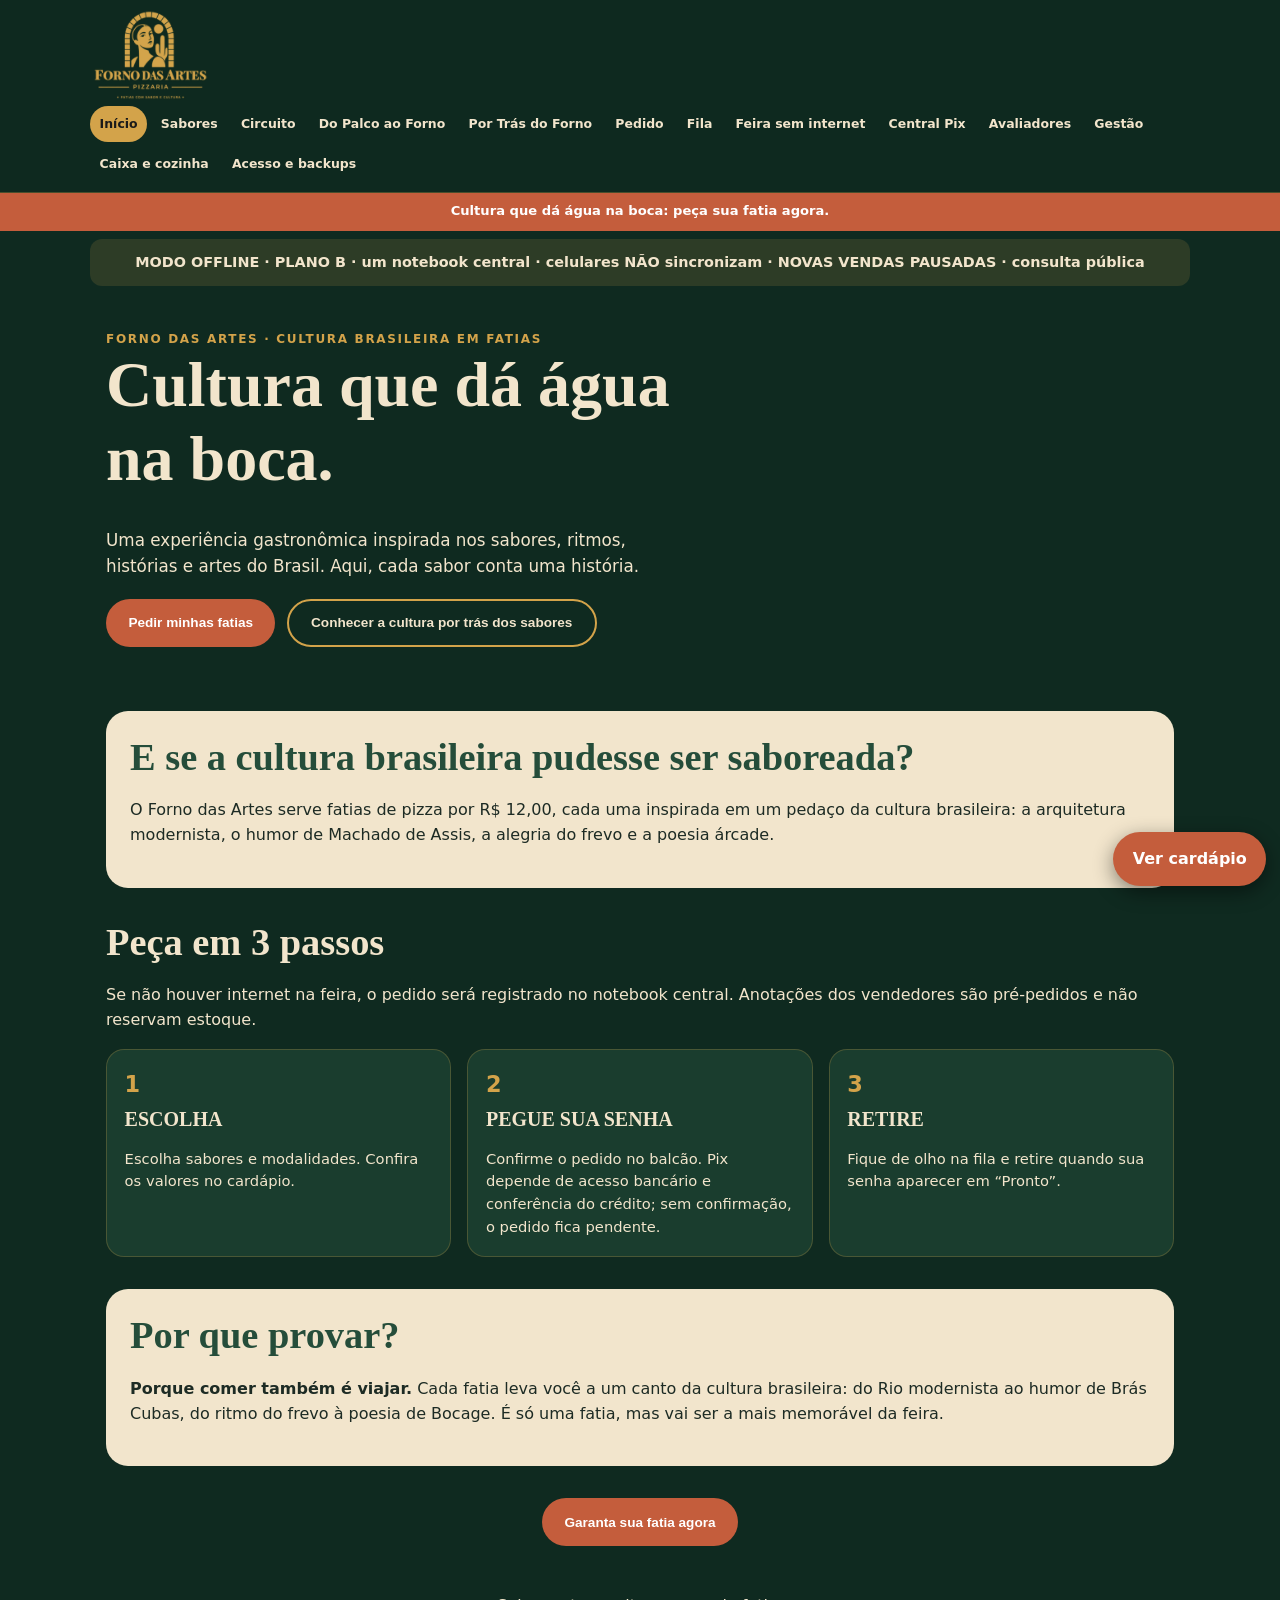
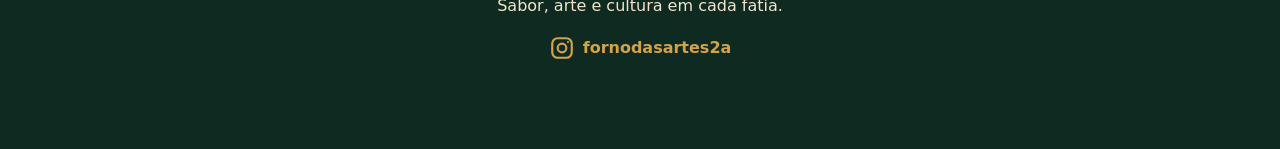
<file: index.html>
<!DOCTYPE html>
<html lang="pt-BR">
<head>
<meta charset="utf-8">
<meta name="viewport" content="width=device-width, initial-scale=1, viewport-fit=cover">
<title>Forno das Artes — Cultura brasileira servida em fatias</title>
<meta name="description" content="Experiência de empreendedorismo que conecta pizza em fatias, cultura brasileira, arte, sabores e gestão real de um negócio.">


<style>
:root{--verde:#254D3A;--fundo:#0f2a20;--terra:#C45D3C;--creme:#F2E5CC;--petro:#315C63;--ouro:#D3A34A;--txt:#F2E5CC;--card:#1a3d2e;box-sizing:border-box;padding-top:env(safe-area-inset-top,0px);padding-bottom:env(safe-area-inset-bottom,0px)}
@media (prefers-color-scheme:dark){:root:not([data-theme="light"]){--fundo:#0b221a}}
:root[data-theme="dark"]{--fundo:#0b221a}
*{box-sizing:border-box}
html{scroll-padding-top:env(safe-area-inset-top,0px);height:100%}
body{margin:0;background:var(--fundo);color:var(--txt);font-family:Montserrat,system-ui,sans-serif;line-height:1.55;min-height:100%}
h1,h2,h3{font-family:"Playfair Display",Georgia,serif;line-height:1.15;margin:0 0 .5em}
h1{font-size:clamp(2.2rem,8vw,4rem);font-weight:800}h2{font-size:clamp(1.6rem,5vw,2.4rem)}h3{font-size:1.25rem}
header{position:sticky;top:env(safe-area-inset-top,0px);z-index:20;background:rgba(15,42,32,.96);border-bottom:1px solid rgba(211,163,74,.3);padding:.6rem 1rem}
.bar{max-width:1100px;margin:auto;display:flex;flex-wrap:wrap;gap:.4rem .8rem;align-items:center;justify-content:space-between}
.brand{font-family:"Playfair Display",serif;font-weight:800;color:var(--ouro);font-size:1.15rem;text-decoration:none}
nav{display:flex;flex-wrap:wrap;gap:.25rem}
nav a{color:var(--txt);text-decoration:none;font-size:.78rem;font-weight:600;padding:.45rem .6rem;border-radius:99px;min-height:36px;display:inline-flex;align-items:center}
nav a.on{background:var(--ouro);color:#1a1a1a}
nav a:focus-visible,button:focus-visible,select:focus-visible{outline:3px solid var(--ouro);outline-offset:2px}
main{max-width:1100px;margin:auto;padding:1.2rem 1rem 4rem}
.view{display:none}.view.on{display:block;animation:in .5s ease both}
@keyframes in{from{opacity:0;transform:translateY(8px)}to{opacity:1;transform:none}}
@media (prefers-reduced-motion:reduce){.view.on{animation:none}}
.hero{display:grid;gap:1.5rem;align-items:center;padding:1rem 0 2rem}
@media(min-width:820px){.hero{grid-template-columns:1.1fr .9fr}}
.kick{color:var(--ouro);font-weight:700;letter-spacing:.14em;font-size:.75rem;text-transform:uppercase}
.lead{font-size:1.05rem;max-width:34em}
.btns{display:flex;flex-wrap:wrap;gap:.7rem;margin-top:1.2rem}
.btn{border:0;border-radius:99px;padding:.9rem 1.4rem;font:700 .85rem Montserrat,sans-serif;cursor:pointer;text-decoration:none;min-height:48px;display:inline-flex;align-items:center;justify-content:center;transition:transform .2s}
.btn:hover{transform:translateY(-2px)}
.p{background:var(--terra);color:#fff}.s{background:transparent;color:var(--creme);border:2px solid var(--ouro)}
.art{background:radial-gradient(circle at 70% 25%,var(--ouro) 0 9%,transparent 9.5%),linear-gradient(160deg,var(--verde),#173528);border-radius:200px 200px 18px 18px;border:3px solid var(--ouro);aspect-ratio:4/5;max-width:380px;margin:auto;width:100%;display:flex;align-items:flex-end;justify-content:center;padding:1rem}
.art svg{width:80%;height:auto}
.grid{display:grid;gap:1rem;grid-template-columns:repeat(auto-fit,minmax(240px,1fr))}
.card{background:var(--card);border:1px solid rgba(211,163,74,.25);border-radius:18px;padding:1.1rem;display:flex;flex-direction:column;gap:.4rem}
/* SABORES: alternância suave dentro da paleta, sem afetar outros cartões */
#lista-sabores>.card{background:#d5e6d6;color:#203f32;border-color:#6d9b79}
#lista-sabores>.card:nth-child(even){background:#f4d9ca;color:#56362d;border-color:#c9876d}
#lista-sabores>.card .tag{color:#254d3a}
#lista-sabores>.card:nth-child(even) .tag{color:#91492f}
#lista-sabores>.card .ing{opacity:1}
#lista-sabores>.card .preco{color:#254d3a}
#lista-sabores>.card:nth-child(even) .preco{color:#873e2d}
#lista-sabores>.card .qty button{color:#254d3a;border-color:#254d3a}
#lista-sabores>.card:nth-child(even) .qty button{color:#873e2d;border-color:#873e2d}
.card .tag{font-size:.7rem;letter-spacing:.12em;text-transform:uppercase;color:var(--ouro);font-weight:700}
.card p{margin:0;font-size:.92rem}.ing{opacity:.8;font-size:.82rem}
.sl{width:100%;height:110px}
.preco{font:800 1.4rem "Playfair Display",serif;color:var(--ouro)}
.qty{display:flex;align-items:center;gap:.6rem;margin-top:auto}
.qty button{width:44px;height:44px;border-radius:50%;border:2px solid var(--ouro);background:none;color:var(--creme);font-size:1.3rem;cursor:pointer}
.band{background:var(--creme);color:#1d2b24;border-radius:22px;padding:1.5rem;margin:2rem 0}
.band h2{color:var(--verde)}
.tl{list-style:none;padding:0;margin:1rem 0;border-left:3px solid var(--ouro)}
.tl li{padding:0 0 1rem 1rem;position:relative}
.tl li:before{content:"";position:absolute;left:-9px;top:6px;width:15px;height:15px;border-radius:50%;background:var(--terra)}
.cart{position:sticky;bottom:calc(8px + env(safe-area-inset-bottom,0px));background:var(--terra);color:#fff;border-radius:99px;padding:.7rem 1.1rem;display:flex;justify-content:space-between;align-items:center;margin-top:1.2rem;font-weight:700;box-shadow:0 6px 20px rgba(0,0,0,.4)}
.cart button{background:#fff;color:var(--terra);border:0;border-radius:99px;padding:.7rem 1.2rem;font-weight:700;cursor:pointer;min-height:44px}
.form{display:grid;gap:.8rem;max-width:520px}
select{padding:.9rem;border-radius:12px;font:600 1rem Montserrat;background:var(--creme);color:#1d2b24;border:0;min-height:48px}
.senha{font:800 clamp(3rem,16vw,6rem) "Playfair Display",serif;color:var(--ouro);text-align:center}
.fila{display:grid;gap:1rem;grid-template-columns:1fr 1fr}
.fila>div{background:var(--card);border-radius:18px;padding:1rem;min-height:240px}
.fila h3{text-align:center;color:var(--ouro);font-family:Montserrat;font-size:.95rem;letter-spacing:.1em}
.chips{display:flex;flex-wrap:wrap;gap:.6rem;justify-content:center}
.chip{font:800 1.8rem "Playfair Display",serif;background:var(--verde);border:2px solid var(--ouro);border-radius:14px;padding:.3rem .9rem}
.chip.pronto{background:var(--ouro);color:#1a1a1a;animation:pulse 1.4s ease 3}
@keyframes pulse{50%{transform:scale(1.08)}}
.row{display:flex;flex-wrap:wrap;gap:.5rem;align-items:center;justify-content:space-between;background:var(--card);border-radius:12px;padding:.7rem 1rem;margin:.5rem 0}
.row .btn{padding:.5rem .9rem;min-height:40px;font-size:.75rem}
.kpi{font:800 2rem "Playfair Display",serif;color:var(--ouro)}
.msg{background:rgba(211,163,74,.15);border-radius:12px;padding:.8rem 1rem;font-size:.9rem}
:root{--logo:url([data-uri])}
.lg-s,.lg-b{background:var(--logo) center/contain no-repeat}
.lg-s{width:64px;height:48px;display:inline-block}.lg-b{width:100%;aspect-ratio:1.25}
.brand{display:inline-flex;align-items:center;gap:.5rem}
nav a[hidden]{display:none}
.art{background:linear-gradient(160deg,var(--verde),#173528);align-items:center;padding:2rem 1.2rem}
.tick{margin:0;text-align:center;background:var(--terra);color:#fff;font-weight:700;font-size:.82rem;padding:.55rem 1rem;min-height:2.3rem}
.foot{text-align:center;margin-top:3rem}.foot .lg-s{width:140px;height:105px}
.fab{position:fixed;right:14px;bottom:calc(14px + env(safe-area-inset-bottom,0px));z-index:30;background:var(--terra);color:#fff;border-radius:99px;padding:.9rem 1.2rem;font-weight:700;text-decoration:none;box-shadow:0 6px 20px rgba(0,0,0,.45)}
.fab[hidden]{display:none}
input{padding:.9rem;border-radius:12px;font:600 1rem Montserrat;background:var(--creme);color:#1d2b24;border:0;min-height:48px;width:100%}
.steps .tag{font-size:1.4rem}
.ph{width:100%;aspect-ratio:1;object-fit:cover;border-radius:12px;background:#d5e6d6}#lista-sabores>.card:nth-child(even) .ph{background:#f4d9ca}
.tv header,.tv .tick,.tv .fab,.tv #op,.tv #unlock,.tv footer{display:none!important}.tv .chip{font-size:3.4rem}.tv .fila>div{min-height:70vh}
.lg-s{width:120px;height:90px}.foot .lg-s{width:170px;height:127px}.art{max-width:480px}.card h3{text-transform:uppercase}@media(max-width:820px){.lg-s{width:96px;height:72px}}.pbar{height:10px;background:#0f2a20;border-radius:99px;overflow:hidden;margin:.6rem 0}.pbar i{display:block;height:100%;background:var(--ouro)}
.low .kpi{color:#ffb199}.out .kpi{color:#ff6b6b}.cw{position:relative;height:260px}
.g-in{background:#0f2a20;color:var(--txt);border:1px solid var(--ouro);border-radius:10px;padding:.5rem .6rem;font:inherit;width:100%;margin-top:.25rem}
.grow{display:grid;grid-template-columns:2fr 1fr 1fr auto;gap:.5rem;margin:.5rem 0;align-items:center}
@media(max-width:700px){.grow{grid-template-columns:1fr 1fr}}
.ig{display:inline-flex;align-items:center;gap:.5rem;color:var(--ouro);text-decoration:none;font-weight:700}.ig:hover{text-decoration:underline}
.nut{width:100%;border-collapse:collapse;font-size:.74rem;margin:.7rem 0 .2rem;border:1px solid rgba(211,163,74,.5)}.nut caption{text-align:left;font-weight:800;padding:.45rem .55rem;background:rgba(211,163,74,.18)}.nut small{font-weight:600;opacity:.85}.nut th,.nut td{padding:.22rem .55rem;border-top:1px solid rgba(211,163,74,.28);text-align:left}.nut th:nth-child(n+2),.nut td:nth-child(n+2){text-align:right}.nut tfoot td{font-size:.66rem;opacity:.85;text-align:left!important}
</style>

<link rel="stylesheet" href="app/app.css?v=20261104-central-pix-v1"><link rel="manifest" href="manifest.webmanifest"></head>
<body>
<header><div class="bar"><a class="brand" href="#inicio"><span class="lg-s" role="img" aria-label="Logo Forno das Artes"></span></a>
<nav id="nav"><a href="#inicio">Início</a><a href="#sabores">Sabores</a><a href="#circuito">Circuito</a><a href="#palco">Do Palco ao Forno</a><a href="#bastidores">Por Trás do Forno</a><a href="#pedido">Pedido</a><a href="#fila">Fila</a><a href="#contingencia">Feira sem internet</a><a href="#central-pix">Central Pix</a><a href="#avaliadores">Avaliadores</a><a href="#gestao" id="lg">Gestão</a><a href="#caixa">Caixa e cozinha</a><a href="#acesso">Acesso e backups</a></nav></div></header><p class="tick" id="frase">Cultura que dá água na boca: peça sua fatia agora.</p>
<div id="mode-banner" class="msg" role="status">Carregando armazenamento local…</div><div id="feedback" class="msg" role="alert" hidden></div><main>

<section class="view" id="v-inicio">
<div class="hero"><div>
<div class="kick">Forno das Artes · Cultura brasileira em fatias</div>
<h1>Cultura que dá água na boca.</h1>
<p class="lead">Uma experiência gastronômica inspirada nos sabores, ritmos, histórias e artes do Brasil. Aqui, cada sabor conta uma história.</p>
<div class="btns"><a class="btn p" href="#sabores">Pedir minhas fatias</a><a class="btn s" href="#circuito">Conhecer a cultura por trás dos sabores</a></div></div>
</div>
<div class="band"><h2>E se a cultura brasileira pudesse ser saboreada?</h2><p>O Forno das Artes serve fatias de pizza por <span data-preco-fatia>R$ 12,00</span>, cada uma inspirada em um pedaço da cultura brasileira: a arquitetura modernista, o humor de Machado de Assis, a alegria do frevo e a poesia árcade.</p></div>
<h2>Peça em 3 passos</h2><p class="offline-intro">Se não houver internet na feira, o pedido será registrado no notebook central. Anotações dos vendedores são pré-pedidos e não reservam estoque.</p><div class="grid steps"><article class="card"><span class="tag">1</span><h3>Escolha</h3><p>Escolha sabores e modalidades. Confira os valores no cardápio.</p></article><article class="card"><span class="tag">2</span><h3>Pegue sua senha</h3><p>Confirme o pedido no balcão. Pix depende de acesso bancário e conferência do crédito; sem confirmação, o pedido fica pendente.</p></article><article class="card"><span class="tag">3</span><h3>Retire</h3><p>Fique de olho na fila e retire quando sua senha aparecer em “Pronto”.</p></article></div>
<div class="band"><h2>Por que provar?</h2><p><strong>Porque comer também é viajar.</strong> Cada fatia leva você a um canto da cultura brasileira: do Rio modernista ao humor de Brás Cubas, do ritmo do frevo à poesia de Bocage. É só uma fatia, mas vai ser a mais memorável da feira.</p></div>
<div class="btns" style="justify-content:center;margin-top:1.5rem"><a class="btn p" href="#sabores">Garanta sua fatia agora</a></div>
</section>

<section class="view" id="v-sabores"><h2>Sabores</h2><p class="lead">Sabores, cultura e histórias. Confira os preços de cada modalidade.</p><p class="msg"><strong>Pizza inteira congelada: <span data-preco-congelada>R$ 49,90</span>.</strong> Confira a disponibilidade por sabor abaixo.</p><div class="grid" id="lista-sabores"></div>
<div class="cart" id="cart-s"></div></section>

<section class="view" id="v-circuito"><div class="kick">Circuito da Cultura Brasileira</div><h2>Entrar, conhecer, relacionar, experimentar, comprar.</h2>
<p class="lead">Uma mini galeria digital que mostra a diversidade do Brasil sem virar apostila.</p>
<div class="grid" id="nucleos"></div></section>

<section class="view" id="v-palco"><div class="kick">Case</div><h2>Do Palco ao Forno</h2>
<p class="lead">A equipe viveu o teatro em <em>O Burguês Fidalgo</em>: estudou o texto, adaptou, ensaiou, pensou cenário, figurino, música e subiu ao palco. Foi nesse caminho, da ideia coletiva à apresentação, que surgiu a pergunta: e se uma proposta cultural virasse um negócio?</p>
<p class="lead">Os estudantes responderam com um empreendimento real. O Forno das Artes planeja, produz, divulga e vende pizzas por fatia inspiradas em obras, com gestão financeira da turma e o que sobrar depois de devolver os aportes doado a uma entidade.</p>
<ul class="tl"><li>Texto</li><li>Adaptação</li><li>Ensaio</li><li>Cenário e figurino</li><li>Música e sonoplastia</li><li>Palco</li><li>Aprendizado</li><li><strong>Negócio</strong></li></ul></section>

<section class="view" id="v-bastidores"><h2>Por Trás do Forno</h2><p class="lead">Como a ideia virou operação, etapa por etapa.</p>
<ul class="tl"><li><strong>Ideação.</strong> Problema, oportunidade, conceito e proposta de valor.</li><li><strong>Planejamento.</strong> Público, produto, orçamento, cronograma e responsabilidades.</li><li><strong>Identidade visual.</strong> Marca, moodboard, paleta, tipografia, cardápio e estande.</li><li><strong>Produção.</strong> Fornecedores, testes, pesagem, higiene e preparação.</li><li><strong>Divulgação.</strong> Site, QR Code, redes sociais e convites.</li><li><strong>Tecnologia.</strong> Site, pedidos, senhas, fila em tempo real e painel de gestão.</li><li><strong>Vendas.</strong> Pedido, pagamento, senha, retirada e análise.</li><li><strong>Gestão financeira.</strong> Compras, custos por sabor, caixa, aportes, devoluções e prestação de contas.</li></ul></section>

<section class="view" id="v-pedido"></section>

<section class="view" id="v-fila"></section>

<section class="view" id="v-contingencia">
<div class="kick">Plano B · Feira sem internet</div>
<h2>Operação presencial sem internet</h2>
<p class="lead">Este é um procedimento de contingência. O Plano B usa um único navegador e notebook central. Abrir o site em celulares ou outros computadores não sincroniza vendas nem estoque.</p>
<div class="offline-alert" role="note"><strong>Não utilizar Pix como comprovante automático.</strong> Sem acesso ao aplicativo do banco ou extrato, não é possível confirmar um pagamento. Captura de tela do cliente ou QR Code não substituem a conferência. Pagamento em dinheiro só deve ser aceito se a escola autorizar e houver controle de troco e fechamento.</div>
<div class="grid offline-flow">
 <article class="card"><span class="tag">1 · Vendedores</span><h3>Pré-pedido no papel</h3><p>Oito vendedores circulam com blocos identificados. Anotam código do vendedor, número do pré-pedido, sabor, quantidade, modalidade e contato com a equipe. Isso não gera senha e não reserva estoque.</p></article>
 <article class="card"><span class="tag">2 · Estande</span><h3>Registro central</h3><p>Um operador confere o pré-pedido e lança uma única vez no notebook. O caixa verifica o pagamento de forma autorizada. Só o registro confirmado pelo sistema gera a senha definitiva.</p></article>
 <article class="card"><span class="tag">3 · Cozinha</span><h3>Aquecimento e embalagem</h3><p>As pizzas já chegam montadas. Duas pessoas operam os fornos e a embalagem, apenas para pedidos autorizados e confirmados. Não preparar por mera foto de Pix ou pré-pedido em papel.</p></article>
 <article class="card"><span class="tag">4 · Retirada</span><h3>Senha exibida no monitor</h3><p>Um responsável leva o pedido pronto ao ponto de entrega. Uma TV por HDMI, conectada ao notebook, pode mostrar a fila em outra janela na rota #tv, sem internet.</p></article>
</div>
<h3>Pré-pedido do vendedor — exemplo para imprimir</h3>
<div class="offline-slip" aria-label="Modelo de pré-pedido em papel">
 <strong>FORNO DAS ARTES · PRÉ-PEDIDO (NÃO É SENHA)</strong>
 <p>Vendedor / identificação: ___________________</p>
 <p>Nº do pré-pedido: __________________________</p>
 <p>Sabor (A / B / C / F): ______________________</p>
 <p>Modalidade (fatia / inteira): _______________</p>
 <p>Quantidade: ________  Valor previsto: _______</p>
 <p>Entregue para registro central: _____________</p>
 <small>A senha só é emitida após o registro central. Não constitui reserva ou comprovante de pagamento.</small>
</div>
<p class="offline-note"><strong>Se o notebook parar:</strong> pausar novas vendas digitais; usar o kit Plano C de comandas numeradas somente com conferência manual, sob responsabilidade do caixa; preservar os registros existentes e conciliar antes de reativar. Não importar novamente pedidos já registrados.</p>
<p class="offline-note"><strong>Financeiro de Isabela:</strong> no Plano B, só opera no mesmo notebook e perfil/navegador; alternar o operador quando autorizado. Sem sincronização automática dos celulares. A devolução por Pix feita por Bárbara Cristina só pode ser marcada como realizada após confirmação do pagamento bancário.</p>
<p class="offline-note"><strong>Alternativa a desenvolver e testar:</strong> roteador Wi-Fi local sem internet + servidor central com banco compartilhado e permissões. Instalar um roteador, por si só, não sincroniza IndexedDB. Esta versão não implementa nem homologa essa alternativa.</p>
<p><a class="btn s" href="#acesso">Ver backups e acessos</a> <a class="btn s" href="#fila">Ver fila de retirada</a></p>
</section>

<section class="view" id="v-central-pix"></section>
<section class="view" id="v-avaliadores"></section>
<section class="view" id="v-gestao"></section>
<section class="view" id="v-caixa"></section><section class="view" id="v-acesso"></section><footer class="foot"><p>Sabor, arte e cultura em cada fatia.</p><p><a class="ig" href="https://www.instagram.com/fornodasartes2a/" target="_blank" rel="noopener" aria-label="Instagram fornodasartes2a"><svg viewBox="0 0 24 24" width="26" height="26" fill="none" stroke="currentColor" stroke-width="2" aria-hidden="true"><rect x="3" y="3" width="18" height="18" rx="5"/><circle cx="12" cy="12" r="4"/><circle cx="17.5" cy="6.5" r="1" fill="currentColor" stroke="none"/></svg><span>fornodasartes2a</span></a></p></footer></main><a class="fab" href="#sabores">Ver cardápio</a>

<script type="module" src="app/ui.js?v=20261104-central-pix-v1"></script></body></html>
</file>
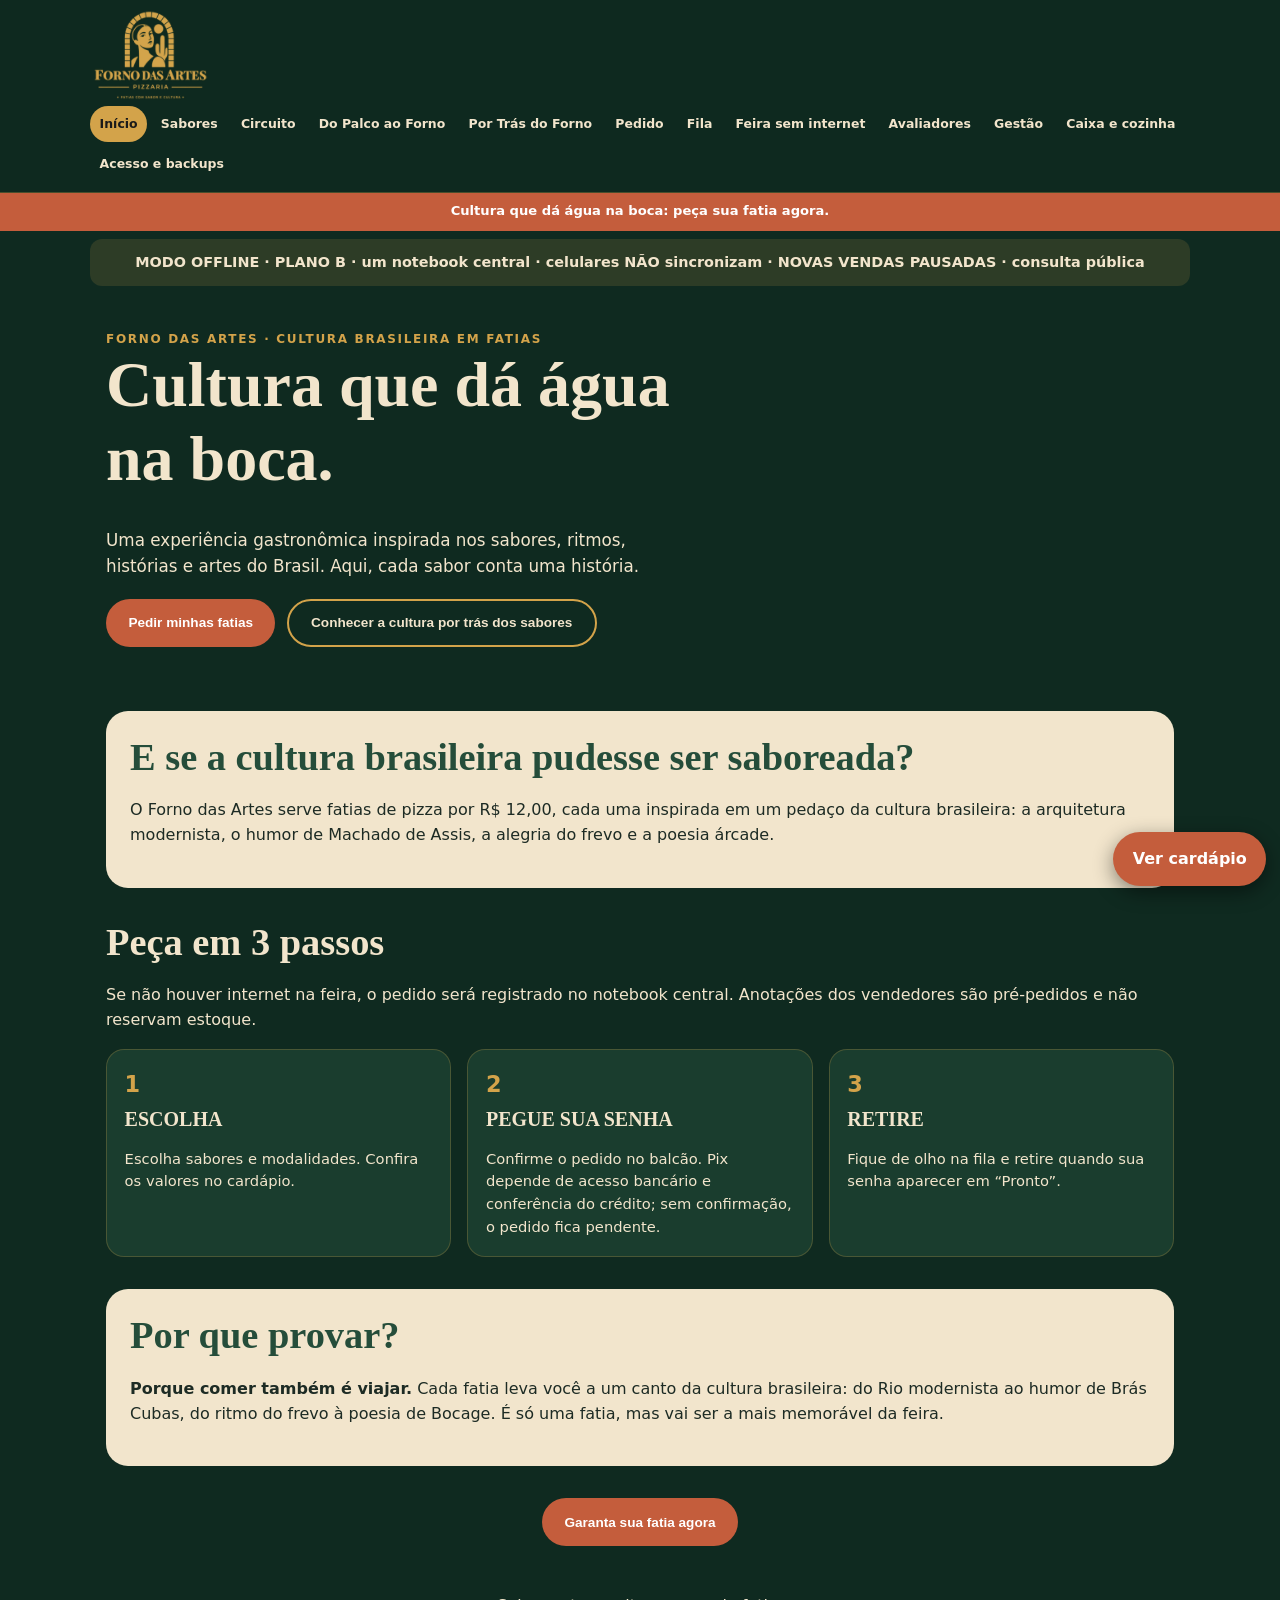
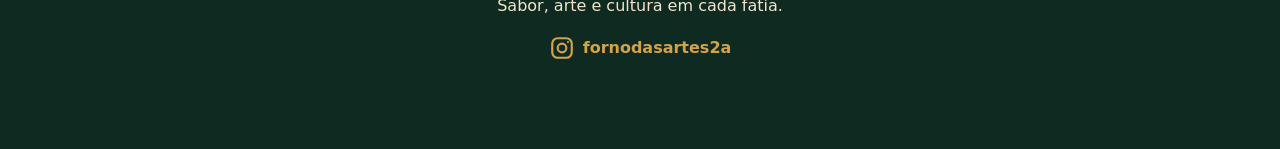
<file: instalacao/index.html>
<!DOCTYPE html>
<html lang="pt-BR">
<head>
<meta charset="utf-8">
<meta name="viewport" content="width=device-width, initial-scale=1, viewport-fit=cover">
<title>Forno das Artes — Cultura brasileira servida em fatias</title>
<meta name="description" content="Experiência de empreendedorismo que conecta pizza em fatias, cultura brasileira, arte, sabores e gestão real de um negócio.">


<style>
:root{--verde:#254D3A;--fundo:#0f2a20;--terra:#C45D3C;--creme:#F2E5CC;--petro:#315C63;--ouro:#D3A34A;--txt:#F2E5CC;--card:#1a3d2e;box-sizing:border-box;padding-top:env(safe-area-inset-top,0px);padding-bottom:env(safe-area-inset-bottom,0px)}
@media (prefers-color-scheme:dark){:root:not([data-theme="light"]){--fundo:#0b221a}}
:root[data-theme="dark"]{--fundo:#0b221a}
*{box-sizing:border-box}
html{scroll-padding-top:env(safe-area-inset-top,0px);height:100%}
body{margin:0;background:var(--fundo);color:var(--txt);font-family:Montserrat,system-ui,sans-serif;line-height:1.55;min-height:100%}
h1,h2,h3{font-family:"Playfair Display",Georgia,serif;line-height:1.15;margin:0 0 .5em}
h1{font-size:clamp(2.2rem,8vw,4rem);font-weight:800}h2{font-size:clamp(1.6rem,5vw,2.4rem)}h3{font-size:1.25rem}
header{position:sticky;top:env(safe-area-inset-top,0px);z-index:20;background:rgba(15,42,32,.96);border-bottom:1px solid rgba(211,163,74,.3);padding:.6rem 1rem}
.bar{max-width:1100px;margin:auto;display:flex;flex-wrap:wrap;gap:.4rem .8rem;align-items:center;justify-content:space-between}
.brand{font-family:"Playfair Display",serif;font-weight:800;color:var(--ouro);font-size:1.15rem;text-decoration:none}
nav{display:flex;flex-wrap:wrap;gap:.25rem}
nav a{color:var(--txt);text-decoration:none;font-size:.78rem;font-weight:600;padding:.45rem .6rem;border-radius:99px;min-height:36px;display:inline-flex;align-items:center}
nav a.on{background:var(--ouro);color:#1a1a1a}
nav a:focus-visible,button:focus-visible,select:focus-visible{outline:3px solid var(--ouro);outline-offset:2px}
main{max-width:1100px;margin:auto;padding:1.2rem 1rem 4rem}
.view{display:none}.view.on{display:block;animation:in .5s ease both}
@keyframes in{from{opacity:0;transform:translateY(8px)}to{opacity:1;transform:none}}
@media (prefers-reduced-motion:reduce){.view.on{animation:none}}
.hero{display:grid;gap:1.5rem;align-items:center;padding:1rem 0 2rem}
@media(min-width:820px){.hero{grid-template-columns:1.1fr .9fr}}
.kick{color:var(--ouro);font-weight:700;letter-spacing:.14em;font-size:.75rem;text-transform:uppercase}
.lead{font-size:1.05rem;max-width:34em}
.btns{display:flex;flex-wrap:wrap;gap:.7rem;margin-top:1.2rem}
.btn{border:0;border-radius:99px;padding:.9rem 1.4rem;font:700 .85rem Montserrat,sans-serif;cursor:pointer;text-decoration:none;min-height:48px;display:inline-flex;align-items:center;justify-content:center;transition:transform .2s}
.btn:hover{transform:translateY(-2px)}
.p{background:var(--terra);color:#fff}.s{background:transparent;color:var(--creme);border:2px solid var(--ouro)}
.art{background:radial-gradient(circle at 70% 25%,var(--ouro) 0 9%,transparent 9.5%),linear-gradient(160deg,var(--verde),#173528);border-radius:200px 200px 18px 18px;border:3px solid var(--ouro);aspect-ratio:4/5;max-width:380px;margin:auto;width:100%;display:flex;align-items:flex-end;justify-content:center;padding:1rem}
.art svg{width:80%;height:auto}
.grid{display:grid;gap:1rem;grid-template-columns:repeat(auto-fit,minmax(240px,1fr))}
.card{background:var(--card);border:1px solid rgba(211,163,74,.25);border-radius:18px;padding:1.1rem;display:flex;flex-direction:column;gap:.4rem}
/* SABORES: alternância suave dentro da paleta, sem afetar outros cartões */
#lista-sabores>.card{background:#d5e6d6;color:#203f32;border-color:#6d9b79}
#lista-sabores>.card:nth-child(even){background:#f4d9ca;color:#56362d;border-color:#c9876d}
#lista-sabores>.card .tag{color:#254d3a}
#lista-sabores>.card:nth-child(even) .tag{color:#91492f}
#lista-sabores>.card .ing{opacity:1}
#lista-sabores>.card .preco{color:#254d3a}
#lista-sabores>.card:nth-child(even) .preco{color:#873e2d}
#lista-sabores>.card .qty button{color:#254d3a;border-color:#254d3a}
#lista-sabores>.card:nth-child(even) .qty button{color:#873e2d;border-color:#873e2d}
.card .tag{font-size:.7rem;letter-spacing:.12em;text-transform:uppercase;color:var(--ouro);font-weight:700}
.card p{margin:0;font-size:.92rem}.ing{opacity:.8;font-size:.82rem}
.sl{width:100%;height:110px}
.preco{font:800 1.4rem "Playfair Display",serif;color:var(--ouro)}
.qty{display:flex;align-items:center;gap:.6rem;margin-top:auto}
.qty button{width:44px;height:44px;border-radius:50%;border:2px solid var(--ouro);background:none;color:var(--creme);font-size:1.3rem;cursor:pointer}
.band{background:var(--creme);color:#1d2b24;border-radius:22px;padding:1.5rem;margin:2rem 0}
.band h2{color:var(--verde)}
.tl{list-style:none;padding:0;margin:1rem 0;border-left:3px solid var(--ouro)}
.tl li{padding:0 0 1rem 1rem;position:relative}
.tl li:before{content:"";position:absolute;left:-9px;top:6px;width:15px;height:15px;border-radius:50%;background:var(--terra)}
.cart{position:sticky;bottom:calc(8px + env(safe-area-inset-bottom,0px));background:var(--terra);color:#fff;border-radius:99px;padding:.7rem 1.1rem;display:flex;justify-content:space-between;align-items:center;margin-top:1.2rem;font-weight:700;box-shadow:0 6px 20px rgba(0,0,0,.4)}
.cart button{background:#fff;color:var(--terra);border:0;border-radius:99px;padding:.7rem 1.2rem;font-weight:700;cursor:pointer;min-height:44px}
.form{display:grid;gap:.8rem;max-width:520px}
select{padding:.9rem;border-radius:12px;font:600 1rem Montserrat;background:var(--creme);color:#1d2b24;border:0;min-height:48px}
.senha{font:800 clamp(3rem,16vw,6rem) "Playfair Display",serif;color:var(--ouro);text-align:center}
.fila{display:grid;gap:1rem;grid-template-columns:1fr 1fr}
.fila>div{background:var(--card);border-radius:18px;padding:1rem;min-height:240px}
.fila h3{text-align:center;color:var(--ouro);font-family:Montserrat;font-size:.95rem;letter-spacing:.1em}
.chips{display:flex;flex-wrap:wrap;gap:.6rem;justify-content:center}
.chip{font:800 1.8rem "Playfair Display",serif;background:var(--verde);border:2px solid var(--ouro);border-radius:14px;padding:.3rem .9rem}
.chip.pronto{background:var(--ouro);color:#1a1a1a;animation:pulse 1.4s ease 3}
@keyframes pulse{50%{transform:scale(1.08)}}
.row{display:flex;flex-wrap:wrap;gap:.5rem;align-items:center;justify-content:space-between;background:var(--card);border-radius:12px;padding:.7rem 1rem;margin:.5rem 0}
.row .btn{padding:.5rem .9rem;min-height:40px;font-size:.75rem}
.kpi{font:800 2rem "Playfair Display",serif;color:var(--ouro)}
.msg{background:rgba(211,163,74,.15);border-radius:12px;padding:.8rem 1rem;font-size:.9rem}
:root{--logo:url([data-uri])}
.lg-s,.lg-b{background:var(--logo) center/contain no-repeat}
.lg-s{width:64px;height:48px;display:inline-block}.lg-b{width:100%;aspect-ratio:1.25}
.brand{display:inline-flex;align-items:center;gap:.5rem}
nav a[hidden]{display:none}
.art{background:linear-gradient(160deg,var(--verde),#173528);align-items:center;padding:2rem 1.2rem}
.tick{margin:0;text-align:center;background:var(--terra);color:#fff;font-weight:700;font-size:.82rem;padding:.55rem 1rem;min-height:2.3rem}
.foot{text-align:center;margin-top:3rem}.foot .lg-s{width:140px;height:105px}
.fab{position:fixed;right:14px;bottom:calc(14px + env(safe-area-inset-bottom,0px));z-index:30;background:var(--terra);color:#fff;border-radius:99px;padding:.9rem 1.2rem;font-weight:700;text-decoration:none;box-shadow:0 6px 20px rgba(0,0,0,.45)}
.fab[hidden]{display:none}
input{padding:.9rem;border-radius:12px;font:600 1rem Montserrat;background:var(--creme);color:#1d2b24;border:0;min-height:48px;width:100%}
.steps .tag{font-size:1.4rem}
.ph{width:100%;aspect-ratio:1;object-fit:cover;border-radius:12px;background:#d5e6d6}#lista-sabores>.card:nth-child(even) .ph{background:#f4d9ca}
.tv header,.tv .tick,.tv .fab,.tv #op,.tv #unlock,.tv footer{display:none!important}.tv .chip{font-size:3.4rem}.tv .fila>div{min-height:70vh}
.lg-s{width:120px;height:90px}.foot .lg-s{width:170px;height:127px}.art{max-width:480px}.card h3{text-transform:uppercase}@media(max-width:820px){.lg-s{width:96px;height:72px}}.pbar{height:10px;background:#0f2a20;border-radius:99px;overflow:hidden;margin:.6rem 0}.pbar i{display:block;height:100%;background:var(--ouro)}
.low .kpi{color:#ffb199}.out .kpi{color:#ff6b6b}.cw{position:relative;height:260px}
.g-in{background:#0f2a20;color:var(--txt);border:1px solid var(--ouro);border-radius:10px;padding:.5rem .6rem;font:inherit;width:100%;margin-top:.25rem}
.grow{display:grid;grid-template-columns:2fr 1fr 1fr auto;gap:.5rem;margin:.5rem 0;align-items:center}
@media(max-width:700px){.grow{grid-template-columns:1fr 1fr}}
.ig{display:inline-flex;align-items:center;gap:.5rem;color:var(--ouro);text-decoration:none;font-weight:700}.ig:hover{text-decoration:underline}
.nut{width:100%;border-collapse:collapse;font-size:.74rem;margin:.7rem 0 .2rem;border:1px solid rgba(211,163,74,.5)}.nut caption{text-align:left;font-weight:800;padding:.45rem .55rem;background:rgba(211,163,74,.18)}.nut small{font-weight:600;opacity:.85}.nut th,.nut td{padding:.22rem .55rem;border-top:1px solid rgba(211,163,74,.28);text-align:left}.nut th:nth-child(n+2),.nut td:nth-child(n+2){text-align:right}.nut tfoot td{font-size:.66rem;opacity:.85;text-align:left!important}
</style>

<link rel="stylesheet" href="app/app.css?v=20261104-avaliadores-v1"><link rel="manifest" href="manifest.webmanifest"></head>
<body>
<header><div class="bar"><a class="brand" href="#inicio"><span class="lg-s" role="img" aria-label="Logo Forno das Artes"></span></a>
<nav id="nav"><a href="#inicio">Início</a><a href="#sabores">Sabores</a><a href="#circuito">Circuito</a><a href="#palco">Do Palco ao Forno</a><a href="#bastidores">Por Trás do Forno</a><a href="#pedido">Pedido</a><a href="#fila">Fila</a><a href="#contingencia">Feira sem internet</a><a href="#avaliadores">Avaliadores</a><a href="#gestao" id="lg">Gestão</a><a href="#caixa">Caixa e cozinha</a><a href="#acesso">Acesso e backups</a></nav></div></header><p class="tick" id="frase">Cultura que dá água na boca: peça sua fatia agora.</p>
<div id="mode-banner" class="msg" role="status">Carregando armazenamento local…</div><div id="feedback" class="msg" role="alert" hidden></div><main>

<section class="view" id="v-inicio">
<div class="hero"><div>
<div class="kick">Forno das Artes · Cultura brasileira em fatias</div>
<h1>Cultura que dá água na boca.</h1>
<p class="lead">Uma experiência gastronômica inspirada nos sabores, ritmos, histórias e artes do Brasil. Aqui, cada sabor conta uma história.</p>
<div class="btns"><a class="btn p" href="#sabores">Pedir minhas fatias</a><a class="btn s" href="#circuito">Conhecer a cultura por trás dos sabores</a></div></div>
</div>
<div class="band"><h2>E se a cultura brasileira pudesse ser saboreada?</h2><p>O Forno das Artes serve fatias de pizza por <span data-preco-fatia>R$ 12,00</span>, cada uma inspirada em um pedaço da cultura brasileira: a arquitetura modernista, o humor de Machado de Assis, a alegria do frevo e a poesia árcade.</p></div>
<h2>Peça em 3 passos</h2><p class="offline-intro">Se não houver internet na feira, o pedido será registrado no notebook central. Anotações dos vendedores são pré-pedidos e não reservam estoque.</p><div class="grid steps"><article class="card"><span class="tag">1</span><h3>Escolha</h3><p>Escolha sabores e modalidades. Confira os valores no cardápio.</p></article><article class="card"><span class="tag">2</span><h3>Pegue sua senha</h3><p>Confirme o pedido no balcão. Pix depende de acesso bancário e conferência do crédito; sem confirmação, o pedido fica pendente.</p></article><article class="card"><span class="tag">3</span><h3>Retire</h3><p>Fique de olho na fila e retire quando sua senha aparecer em “Pronto”.</p></article></div>
<div class="band"><h2>Por que provar?</h2><p><strong>Porque comer também é viajar.</strong> Cada fatia leva você a um canto da cultura brasileira: do Rio modernista ao humor de Brás Cubas, do ritmo do frevo à poesia de Bocage. É só uma fatia, mas vai ser a mais memorável da feira.</p></div>
<div class="btns" style="justify-content:center;margin-top:1.5rem"><a class="btn p" href="#sabores">Garanta sua fatia agora</a></div>
</section>

<section class="view" id="v-sabores"><h2>Sabores</h2><p class="lead">Sabores, cultura e histórias. Confira os preços de cada modalidade.</p><p class="msg"><strong>Pizza inteira congelada: <span data-preco-congelada>R$ 49,90</span>.</strong> Confira a disponibilidade por sabor abaixo.</p><div class="grid" id="lista-sabores"></div>
<div class="cart" id="cart-s"></div></section>

<section class="view" id="v-circuito"><div class="kick">Circuito da Cultura Brasileira</div><h2>Entrar, conhecer, relacionar, experimentar, comprar.</h2>
<p class="lead">Uma mini galeria digital que mostra a diversidade do Brasil sem virar apostila.</p>
<div class="grid" id="nucleos"></div></section>

<section class="view" id="v-palco"><div class="kick">Case</div><h2>Do Palco ao Forno</h2>
<p class="lead">A equipe viveu o teatro em <em>O Burguês Fidalgo</em>: estudou o texto, adaptou, ensaiou, pensou cenário, figurino, música e subiu ao palco. Foi nesse caminho, da ideia coletiva à apresentação, que surgiu a pergunta: e se uma proposta cultural virasse um negócio?</p>
<p class="lead">Os estudantes responderam com um empreendimento real. O Forno das Artes planeja, produz, divulga e vende pizzas por fatia inspiradas em obras, com gestão financeira da turma e o que sobrar depois de devolver os aportes doado a uma entidade.</p>
<ul class="tl"><li>Texto</li><li>Adaptação</li><li>Ensaio</li><li>Cenário e figurino</li><li>Música e sonoplastia</li><li>Palco</li><li>Aprendizado</li><li><strong>Negócio</strong></li></ul></section>

<section class="view" id="v-bastidores"><h2>Por Trás do Forno</h2><p class="lead">Como a ideia virou operação, etapa por etapa.</p>
<ul class="tl"><li><strong>Ideação.</strong> Problema, oportunidade, conceito e proposta de valor.</li><li><strong>Planejamento.</strong> Público, produto, orçamento, cronograma e responsabilidades.</li><li><strong>Identidade visual.</strong> Marca, moodboard, paleta, tipografia, cardápio e estande.</li><li><strong>Produção.</strong> Fornecedores, testes, pesagem, higiene e preparação.</li><li><strong>Divulgação.</strong> Site, QR Code, redes sociais e convites.</li><li><strong>Tecnologia.</strong> Site, pedidos, senhas, fila em tempo real e painel de gestão.</li><li><strong>Vendas.</strong> Pedido, pagamento, senha, retirada e análise.</li><li><strong>Gestão financeira.</strong> Compras, custos por sabor, caixa, aportes, devoluções e prestação de contas.</li></ul></section>

<section class="view" id="v-pedido"></section>

<section class="view" id="v-fila"></section>

<section class="view" id="v-contingencia">
<div class="kick">Plano B · Feira sem internet</div>
<h2>Operação presencial sem internet</h2>
<p class="lead">Este é um procedimento de contingência. O Plano B usa um único navegador e notebook central. Abrir o site em celulares ou outros computadores não sincroniza vendas nem estoque.</p>
<div class="offline-alert" role="note"><strong>Não utilizar Pix como comprovante automático.</strong> Sem acesso ao aplicativo do banco ou extrato, não é possível confirmar um pagamento. Captura de tela do cliente ou QR Code não substituem a conferência. Pagamento em dinheiro só deve ser aceito se a escola autorizar e houver controle de troco e fechamento.</div>
<div class="grid offline-flow">
 <article class="card"><span class="tag">1 · Vendedores</span><h3>Pré-pedido no papel</h3><p>Oito vendedores circulam com blocos identificados. Anotam código do vendedor, número do pré-pedido, sabor, quantidade, modalidade e contato com a equipe. Isso não gera senha e não reserva estoque.</p></article>
 <article class="card"><span class="tag">2 · Estande</span><h3>Registro central</h3><p>Um operador confere o pré-pedido e lança uma única vez no notebook. O caixa verifica o pagamento de forma autorizada. Só o registro confirmado pelo sistema gera a senha definitiva.</p></article>
 <article class="card"><span class="tag">3 · Cozinha</span><h3>Aquecimento e embalagem</h3><p>As pizzas já chegam montadas. Duas pessoas operam os fornos e a embalagem, apenas para pedidos autorizados e confirmados. Não preparar por mera foto de Pix ou pré-pedido em papel.</p></article>
 <article class="card"><span class="tag">4 · Retirada</span><h3>Senha exibida no monitor</h3><p>Um responsável leva o pedido pronto ao ponto de entrega. Uma TV por HDMI, conectada ao notebook, pode mostrar a fila em outra janela na rota #tv, sem internet.</p></article>
</div>
<h3>Pré-pedido do vendedor — exemplo para imprimir</h3>
<div class="offline-slip" aria-label="Modelo de pré-pedido em papel">
 <strong>FORNO DAS ARTES · PRÉ-PEDIDO (NÃO É SENHA)</strong>
 <p>Vendedor / identificação: ___________________</p>
 <p>Nº do pré-pedido: __________________________</p>
 <p>Sabor (A / B / C / F): ______________________</p>
 <p>Modalidade (fatia / inteira): _______________</p>
 <p>Quantidade: ________  Valor previsto: _______</p>
 <p>Entregue para registro central: _____________</p>
 <small>A senha só é emitida após o registro central. Não constitui reserva ou comprovante de pagamento.</small>
</div>
<p class="offline-note"><strong>Se o notebook parar:</strong> pausar novas vendas digitais; usar o kit Plano C de comandas numeradas somente com conferência manual, sob responsabilidade do caixa; preservar os registros existentes e conciliar antes de reativar. Não importar novamente pedidos já registrados.</p>
<p class="offline-note"><strong>Financeiro de Isabela:</strong> no Plano B, só opera no mesmo notebook e perfil/navegador; alternar o operador quando autorizado. Sem sincronização automática dos celulares. A devolução por Pix feita por Bárbara Cristina só pode ser marcada como realizada após confirmação do pagamento bancário.</p>
<p class="offline-note"><strong>Alternativa a desenvolver e testar:</strong> roteador Wi-Fi local sem internet + servidor central com banco compartilhado e permissões. Instalar um roteador, por si só, não sincroniza IndexedDB. Esta versão não implementa nem homologa essa alternativa.</p>
<p><a class="btn s" href="#acesso">Ver backups e acessos</a> <a class="btn s" href="#fila">Ver fila de retirada</a></p>
</section>

<section class="view" id="v-avaliadores"></section>
<section class="view" id="v-gestao"></section>
<section class="view" id="v-caixa"></section><section class="view" id="v-acesso"></section><footer class="foot"><p>Sabor, arte e cultura em cada fatia.</p><p><a class="ig" href="https://www.instagram.com/fornodasartes2a/" target="_blank" rel="noopener" aria-label="Instagram fornodasartes2a"><svg viewBox="0 0 24 24" width="26" height="26" fill="none" stroke="currentColor" stroke-width="2" aria-hidden="true"><rect x="3" y="3" width="18" height="18" rx="5"/><circle cx="12" cy="12" r="4"/><circle cx="17.5" cy="6.5" r="1" fill="currentColor" stroke="none"/></svg><span>fornodasartes2a</span></a></p></footer></main><a class="fab" href="#sabores">Ver cardápio</a>

<script type="module" src="app/ui.js?v=20261104-avaliadores-v1"></script></body></html>
</file>
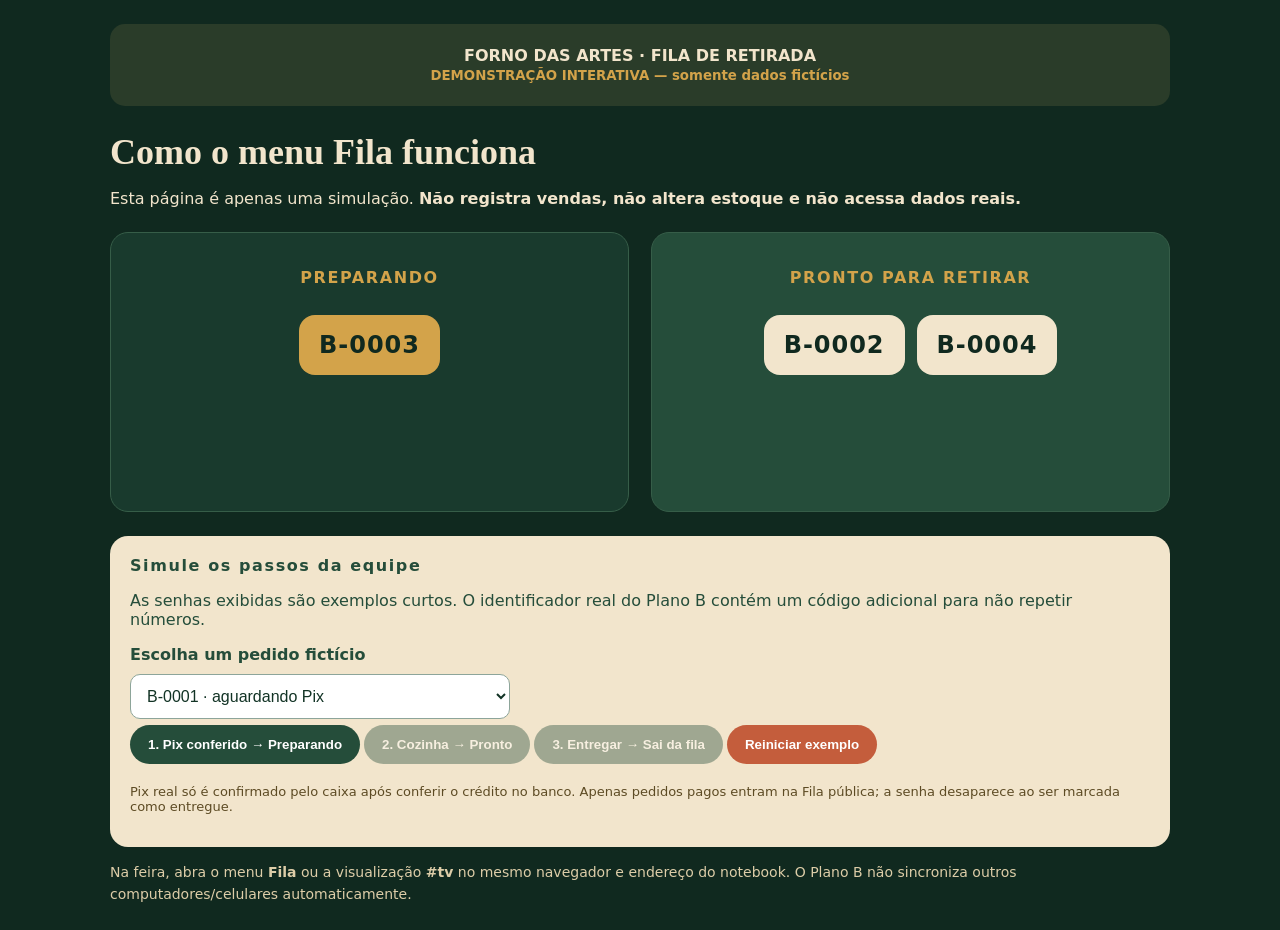
<file: docs/DEMO-FILA.html>
<!doctype html><html lang="pt-BR"><head><meta charset="utf-8"><meta name="viewport" content="width=device-width, initial-scale=1"><title>Forno das Artes · Demonstração da Fila</title>
<style>
:root{--ouro:#d3a34a;--verde:#254d3a;--fundo:#10291f;--card:#193a2d;--creme:#f2e5cc;--terra:#c45d3c}
*{box-sizing:border-box}body{margin:0;background:var(--fundo);font:500 16px system-ui,Arial;color:var(--creme)}main{max-width:1100px;margin:24px auto;padding:0 20px}
header{padding:22px;background:#2a3c29;border-radius:15px;color:var(--creme);text-align:center;font-weight:800}small{color:var(--ouro)}h1{font-family:Georgia,serif;font-size:36px;margin:25px 0 10px}h2{font-size:16px;letter-spacing:.1em;text-align:center;color:var(--ouro);margin-bottom:28px}
.grid{display:grid;grid-template-columns:1fr 1fr;gap:22px;margin:24px 0}.column{background:var(--card);border:1px solid #365d48;border-radius:18px;min-height:280px;padding:22px}.column.pronto{background:#254d3a}.tickets{display:flex;flex-wrap:wrap;gap:12px;justify-content:center}.ticket{font-weight:800;font-size:24px;letter-spacing:.04em;background:#d3a34a;color:#10291f;border-radius:16px;padding:16px 20px}.pronto .ticket{background:#f2e5cc}.note{color:#ddcda8;font-size:14px;line-height:1.6}.controls{background:#f2e5cc;color:#254d3a;padding:20px;border-radius:18px}label{display:block;font-weight:700;margin:10px 0}select{padding:12px;background:white;color:#123325;border:1px solid #8da59a;border-radius:10px;font-size:16px;width:min(380px,100%)}button{border:0;border-radius:30px;background:#254d3a;color:white;padding:12px 18px;margin:6px 4px 4px 0;font-weight:700;cursor:pointer}button:disabled{opacity:.4;cursor:not-allowed}.warning{font-size:13px;color:#5d4b24}#status{font-weight:700}@media(max-width:630px){.grid{grid-template-columns:1fr}.ticket{font-size:19px}}
</style></head><body><main>
<header>FORNO DAS ARTES · FILA DE RETIRADA<br><small>DEMONSTRAÇÃO INTERATIVA — somente dados fictícios</small></header>
<h1>Como o menu Fila funciona</h1><p>Esta página é apenas uma simulação. <strong>Não registra vendas, não altera estoque e não acessa dados reais.</strong></p>
<section class="grid"><div class="column"><h2>PREPARANDO</h2><div id="preparando" class="tickets"></div></div><div class="column pronto"><h2>PRONTO PARA RETIRAR</h2><div id="pronto" class="tickets"></div></div></section>
<section class="controls"><h2 style="color:#254d3a;text-align:left;margin:0 0 8px">Simule os passos da equipe</h2><p>As senhas exibidas são exemplos curtos. O identificador real do Plano B contém um código adicional para não repetir números.</p>
<label for="order">Escolha um pedido fictício</label><select id="order"></select><div><button id="pay">1. Pix conferido → Preparando</button><button id="ready">2. Cozinha → Pronto</button><button id="deliver">3. Entregar → Sai da fila</button><button id="reset" style="background:#c45d3c">Reiniciar exemplo</button></div>
<p id="status" role="status" aria-live="polite"></p><p class="warning">Pix real só é confirmado pelo caixa após conferir o crédito no banco. Apenas pedidos pagos entram na Fila pública; a senha desaparece ao ser marcada como entregue.</p></section>
<p class="note">Na feira, abra o menu <strong>Fila</strong> ou a visualização <strong>#tv</strong> no mesmo navegador e endereço do notebook. O Plano B não sincroniza outros computadores/celulares automaticamente.</p>
</main><script>
'use strict';
const initial=[{id:'B-0001',st:'aguardando'},{id:'B-0002',st:'pronto'},{id:'B-0003',st:'preparando'},{id:'B-0004',st:'pronto'}];
let orders=structuredClone(initial);const $=s=>document.querySelector(s), mk=(o)=>{let e=document.createElement('div');e.className='ticket';e.textContent=o.id;return e};
function render(){for(const st of ['preparando','pronto']){const d=$('#'+st);d.replaceChildren(...orders.filter(x=>x.st===st).map(mk));if(!d.children.length)d.textContent='—';}
const sel=$('#order'),selid=sel.value;sel.replaceChildren(...orders.map(o=>{const opt=document.createElement('option');opt.value=o.id;opt.textContent=o.id+' · '+({'aguardando':'aguardando Pix','preparando':'preparando','pronto':'pronto','entregue':'entregue'}[o.st]);return opt}));if(orders.some(o=>o.id===selid))sel.value=selid;
const o=orders.find(x=>x.id===sel.value);$('#pay').disabled=o?.st!=='aguardando';$('#ready').disabled=o?.st!=='preparando';$('#deliver').disabled=o?.st!=='pronto';}
$('#order').addEventListener('change',render);
for(const [key,from,to,msg] of [['pay','aguardando','preparando','Pix fictício conferido: pedido entrou em Preparando.'],['ready','preparando','pronto','Cozinha marcou como Pronto: senha mudou de coluna.'],['deliver','pronto','entregue','Pedido entregue: senha saiu da fila pública.']]){$('#'+key).addEventListener('click',()=>{const o=orders.find(x=>x.id===$('#order').value);if(o?.st!==from)return;o.st=to;$('#status').textContent=msg;render()});}
$('#reset').addEventListener('click',()=>{orders=structuredClone(initial);$('#status').textContent='Exemplo reiniciado.';render()});render();
</script></body></html>
</file>
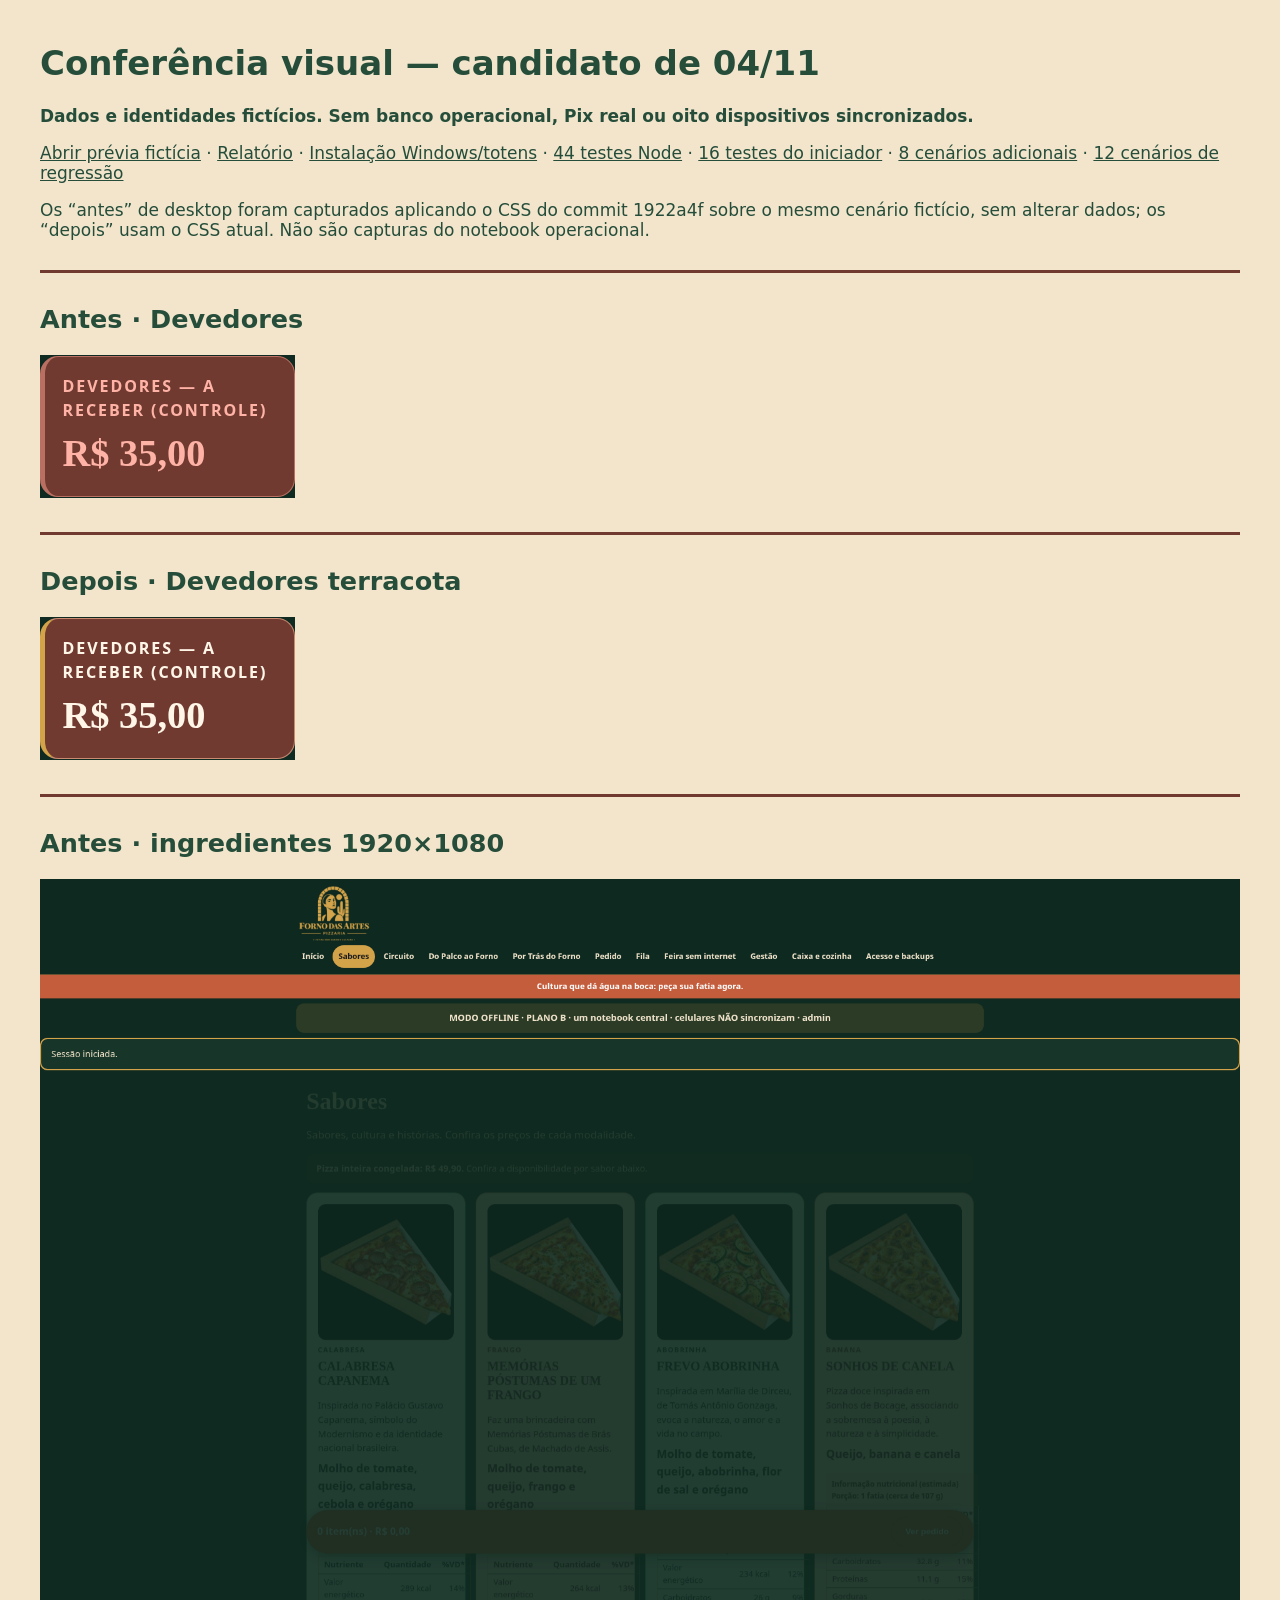
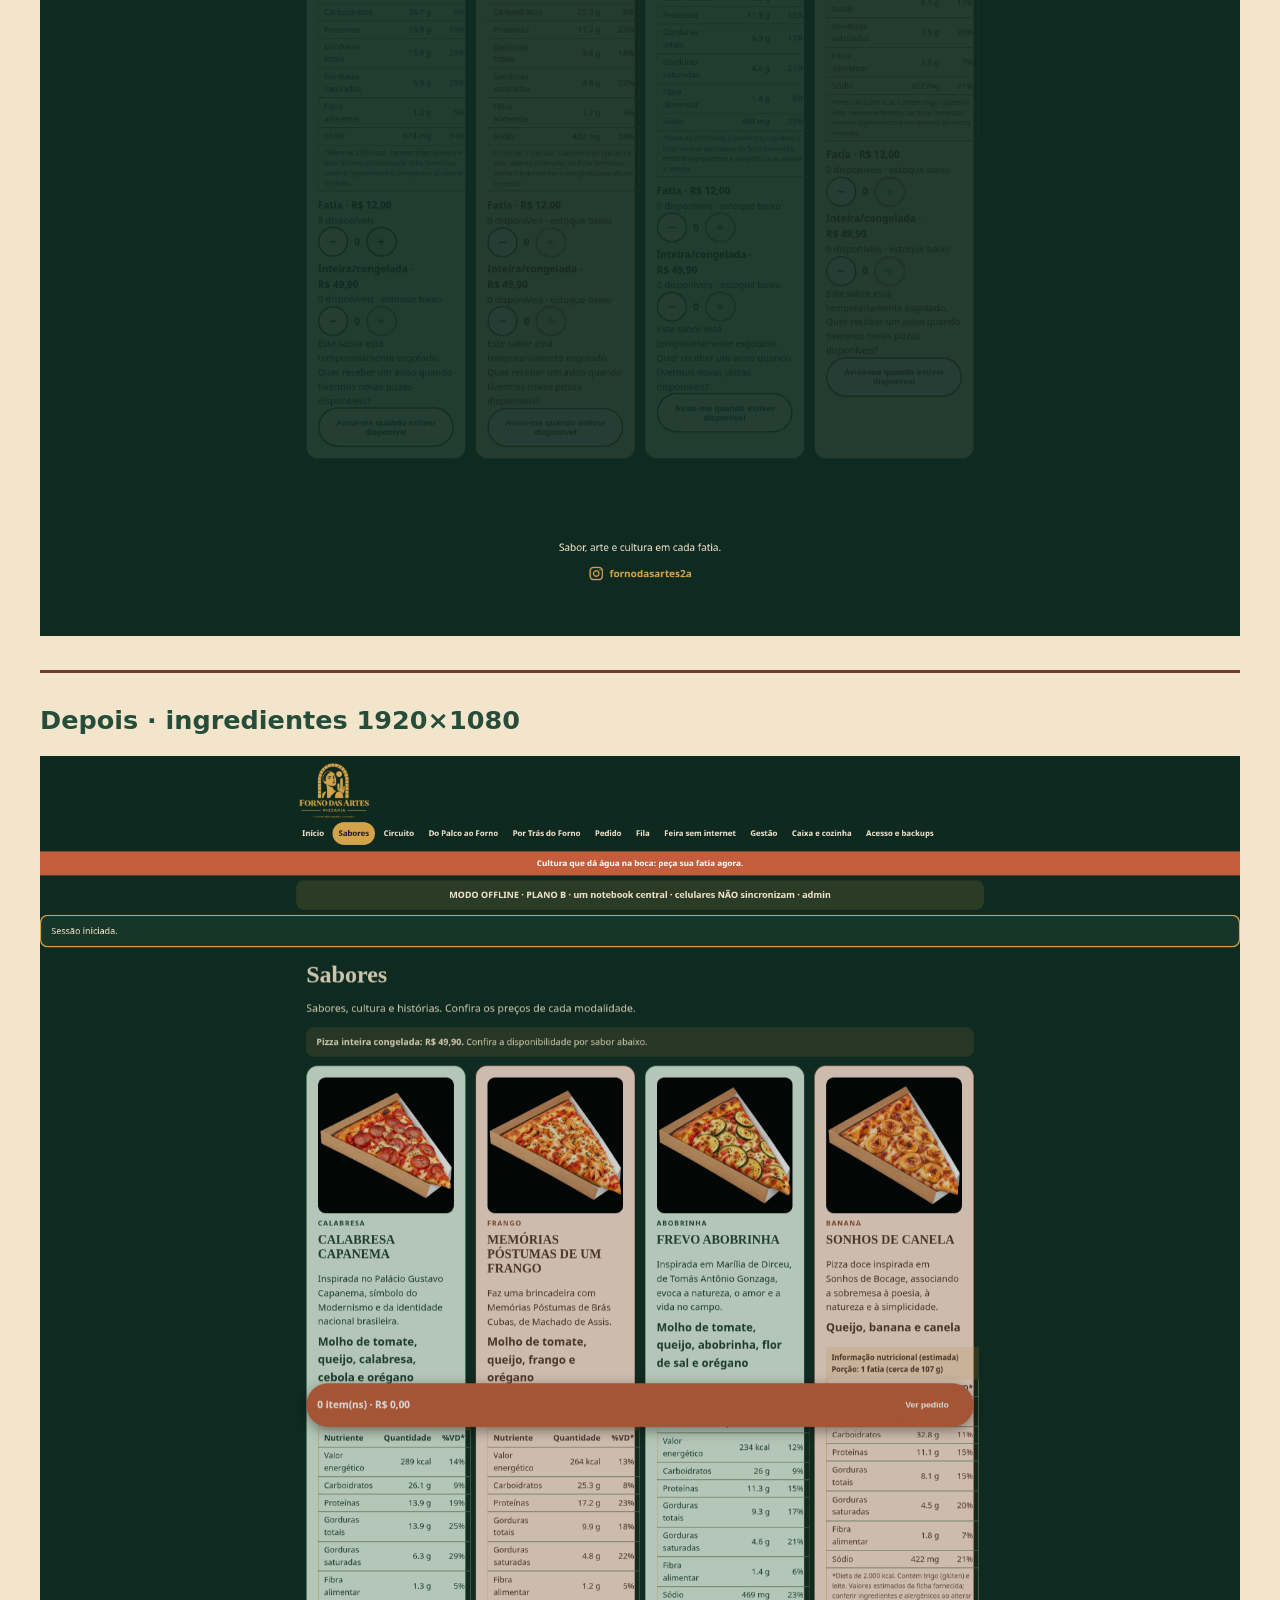
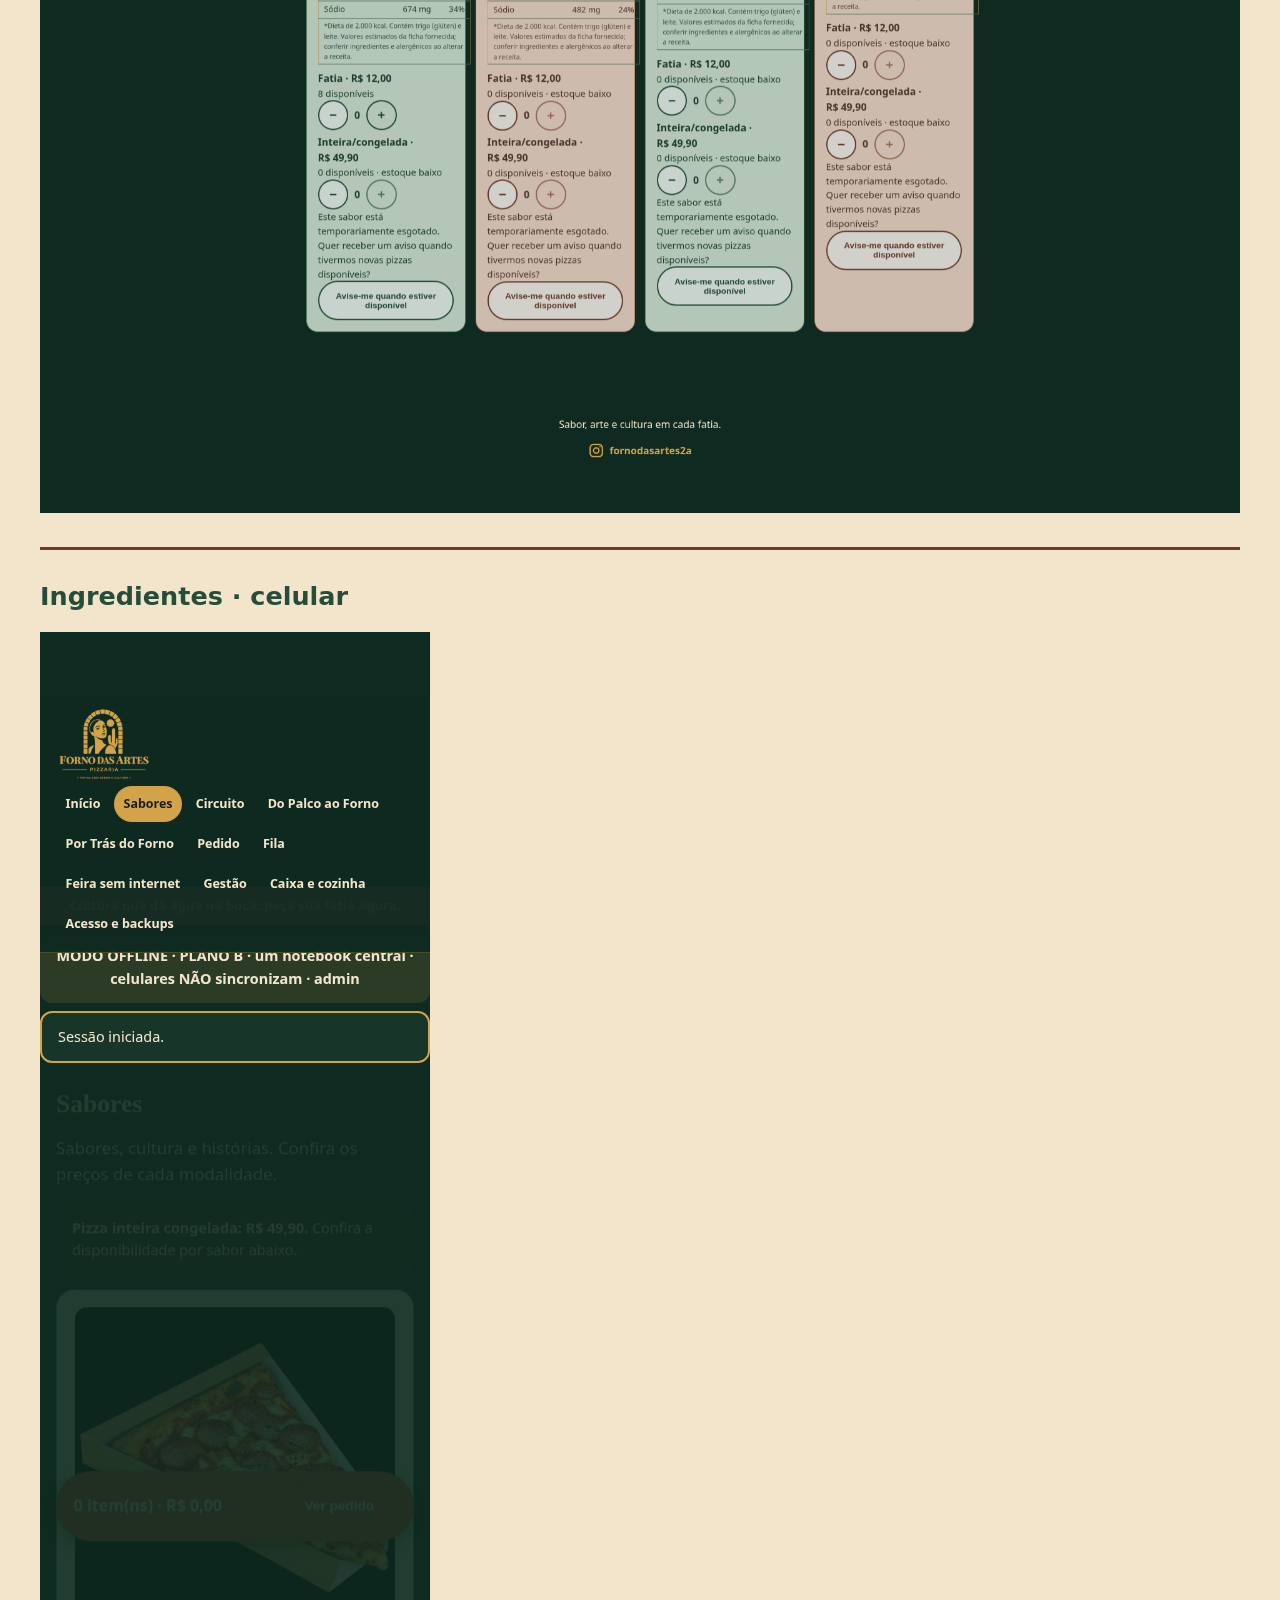
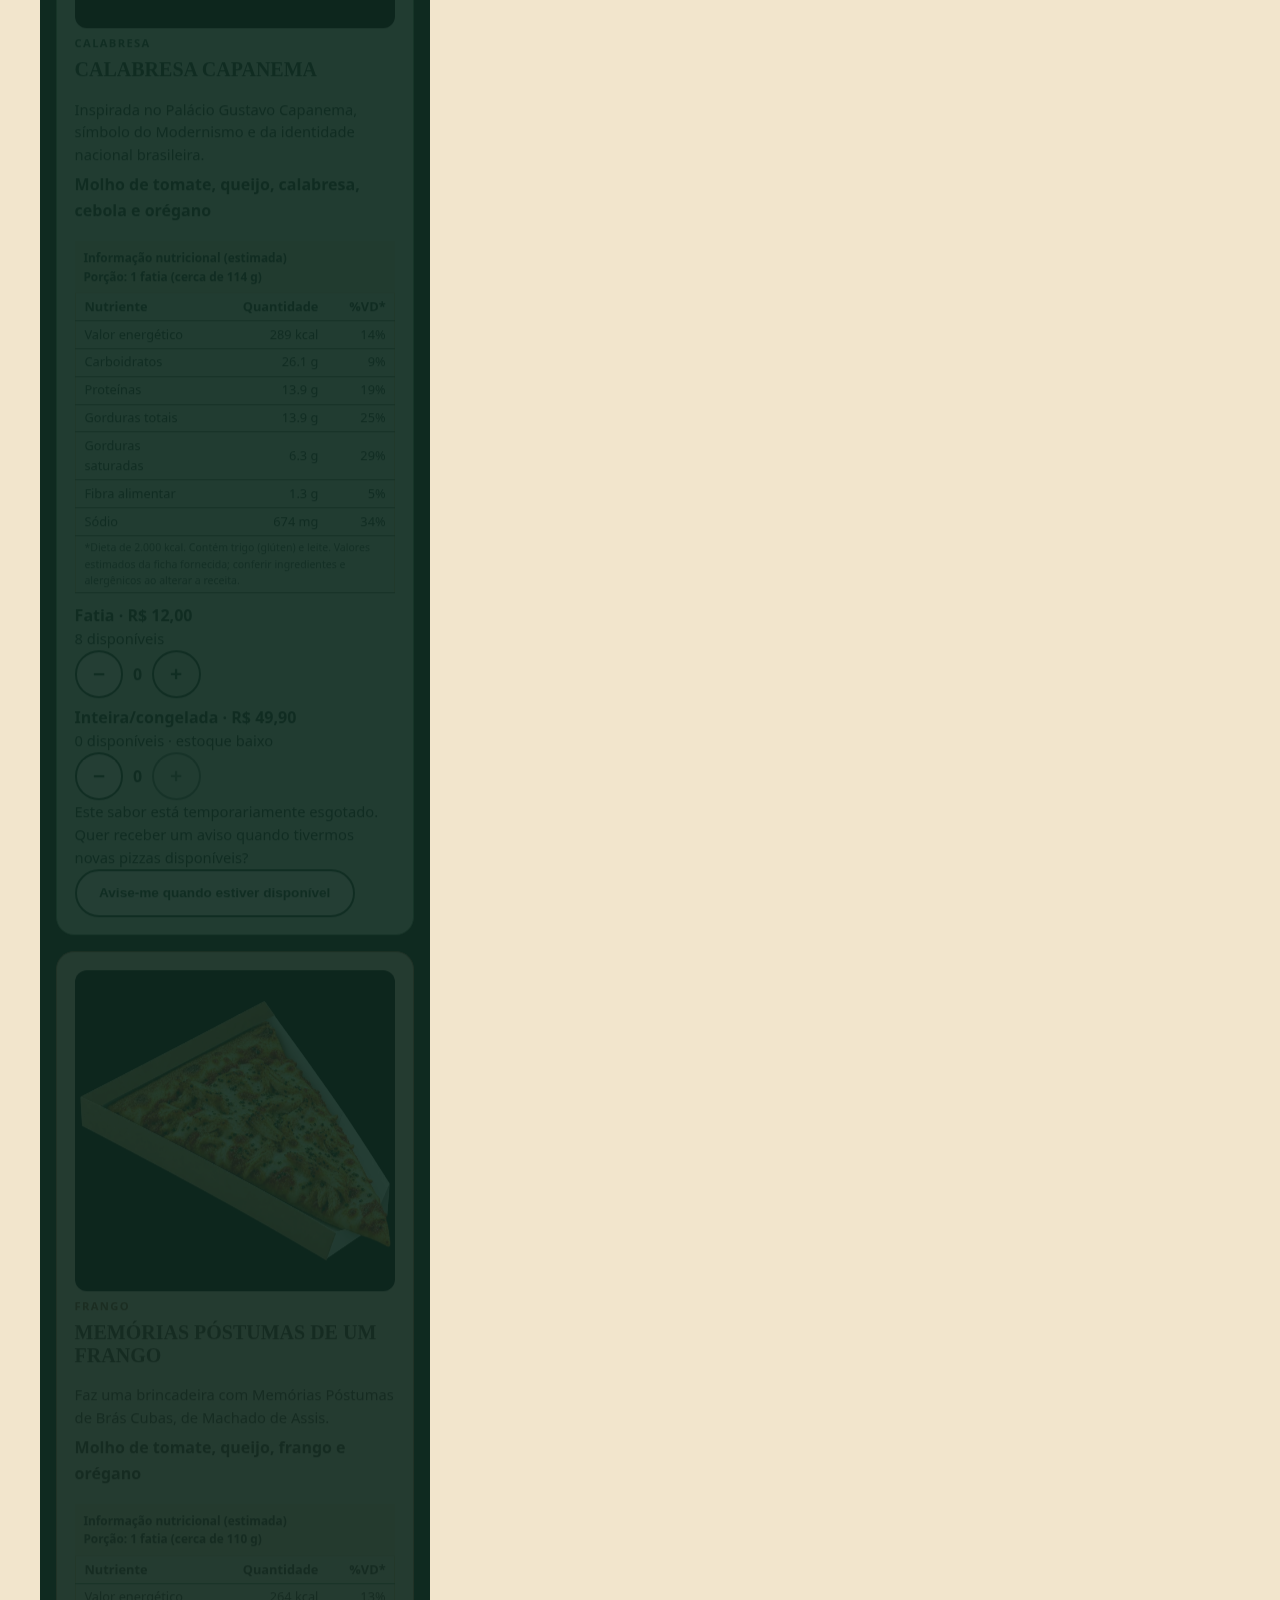
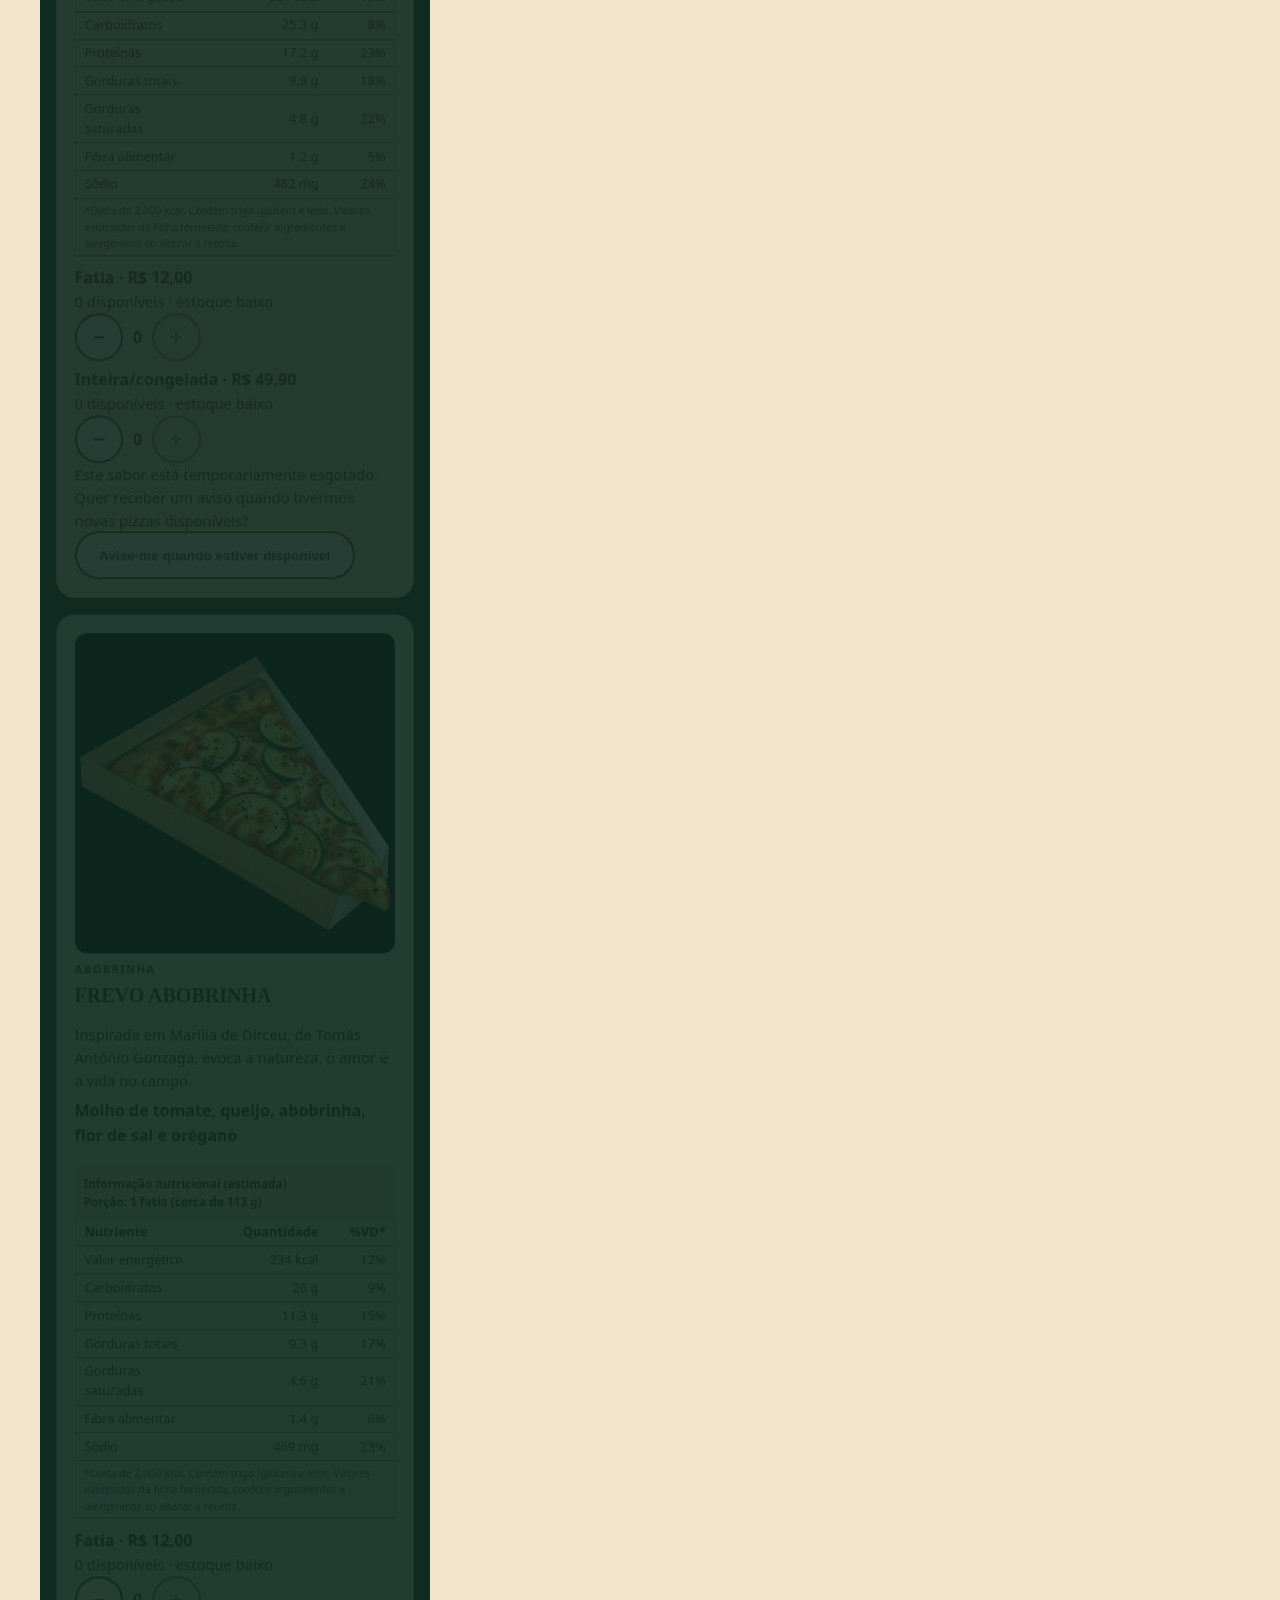
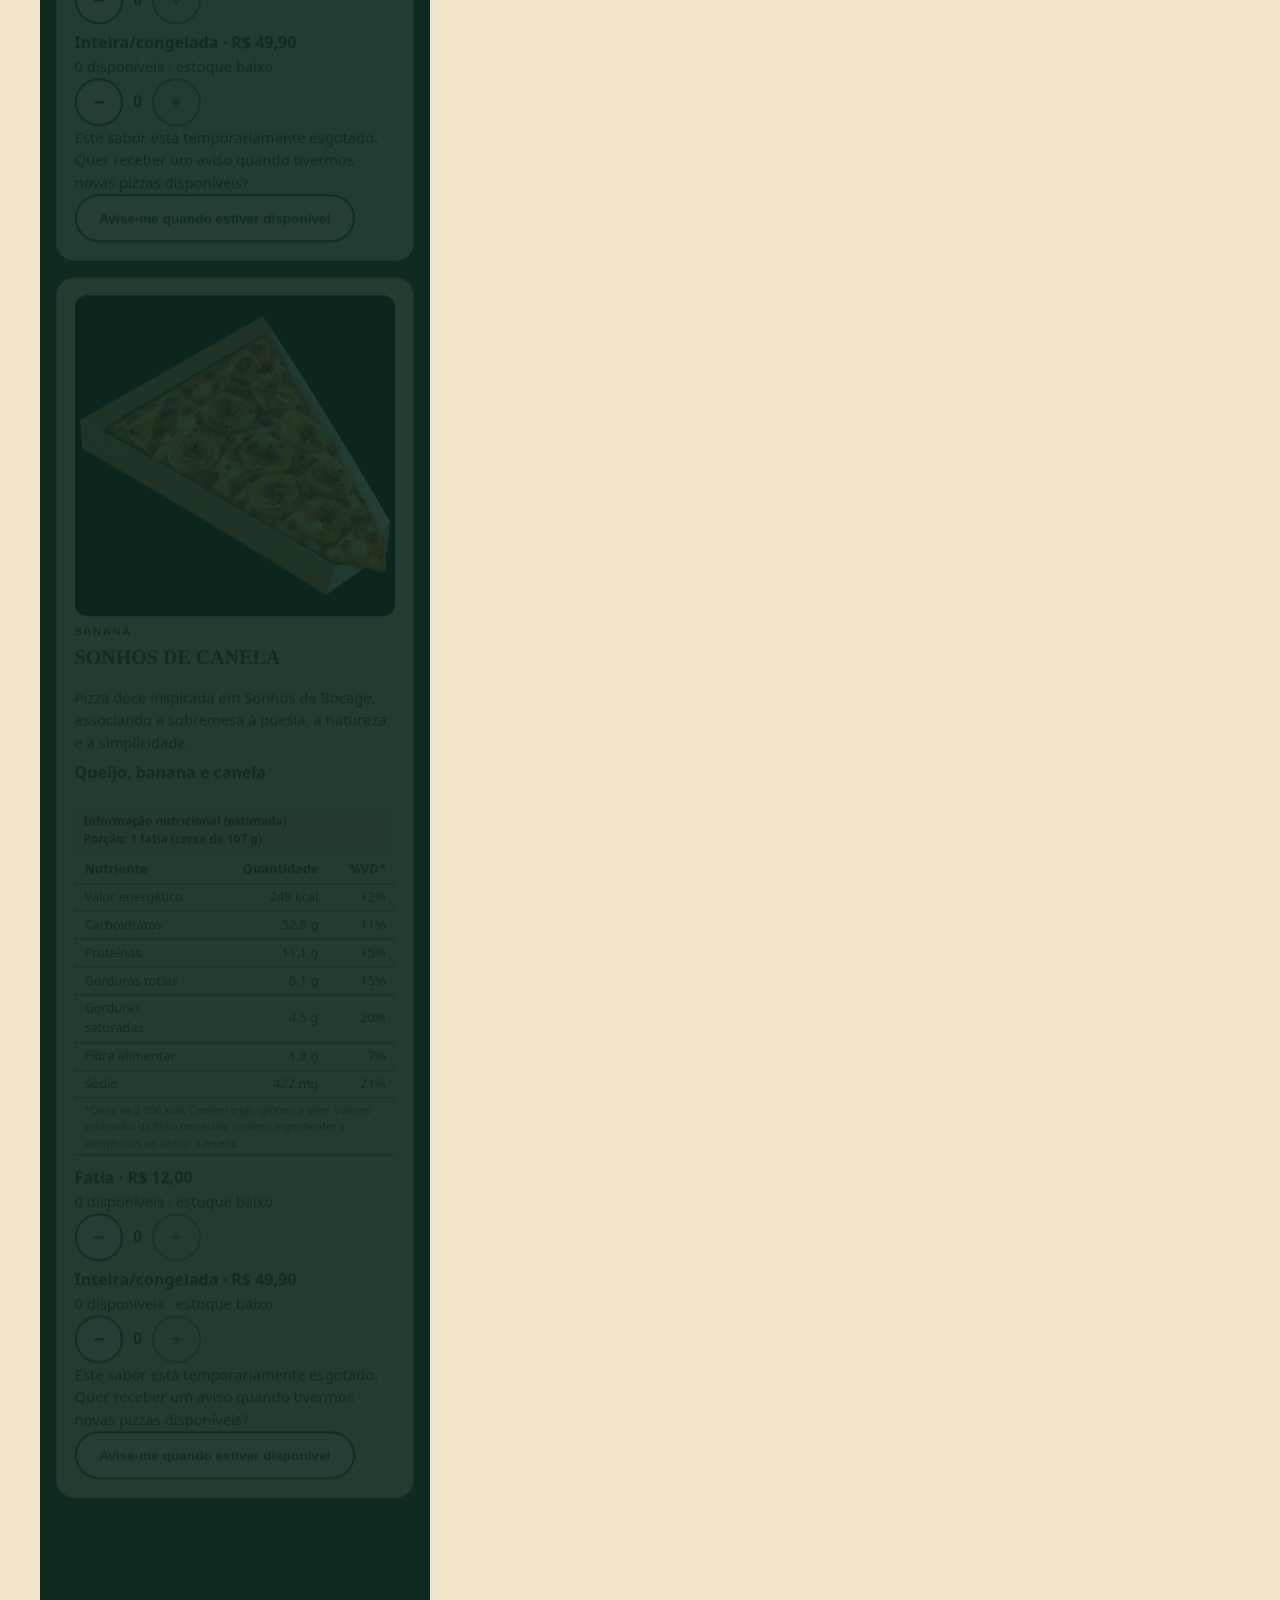
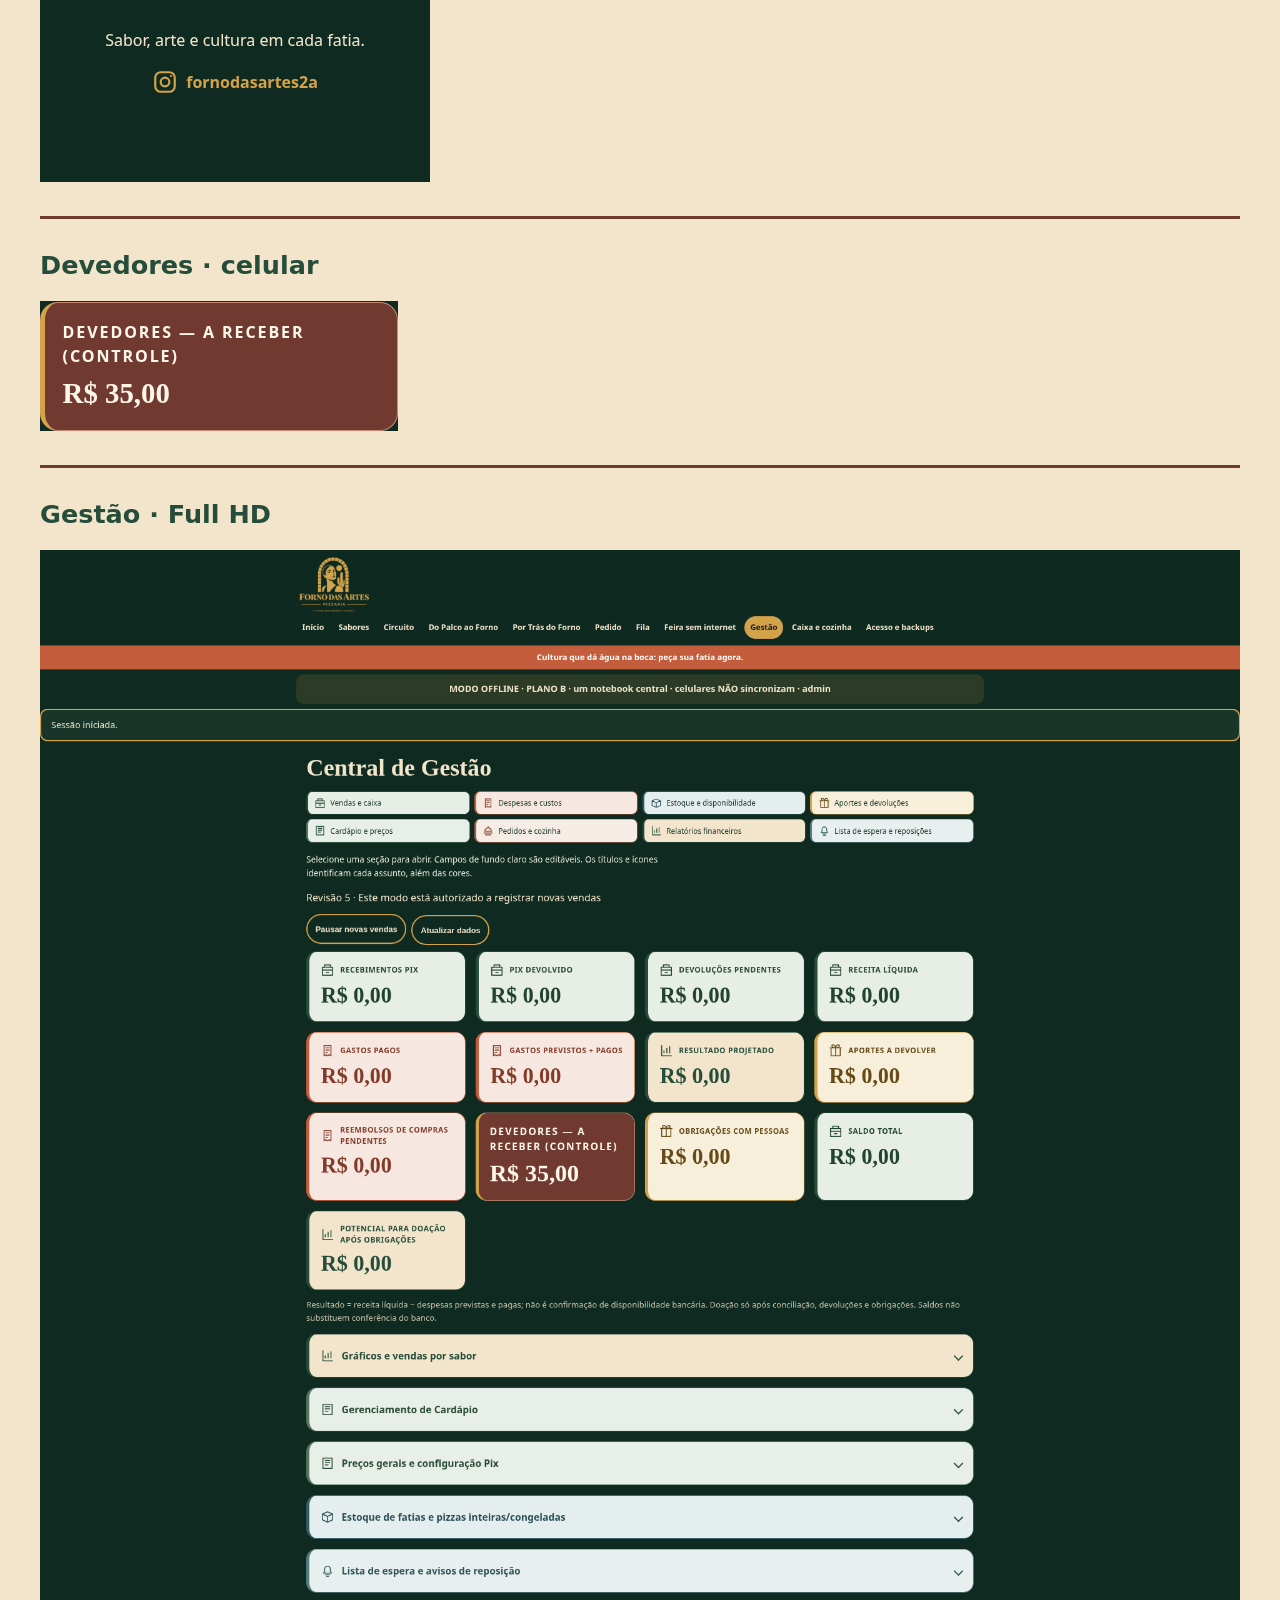
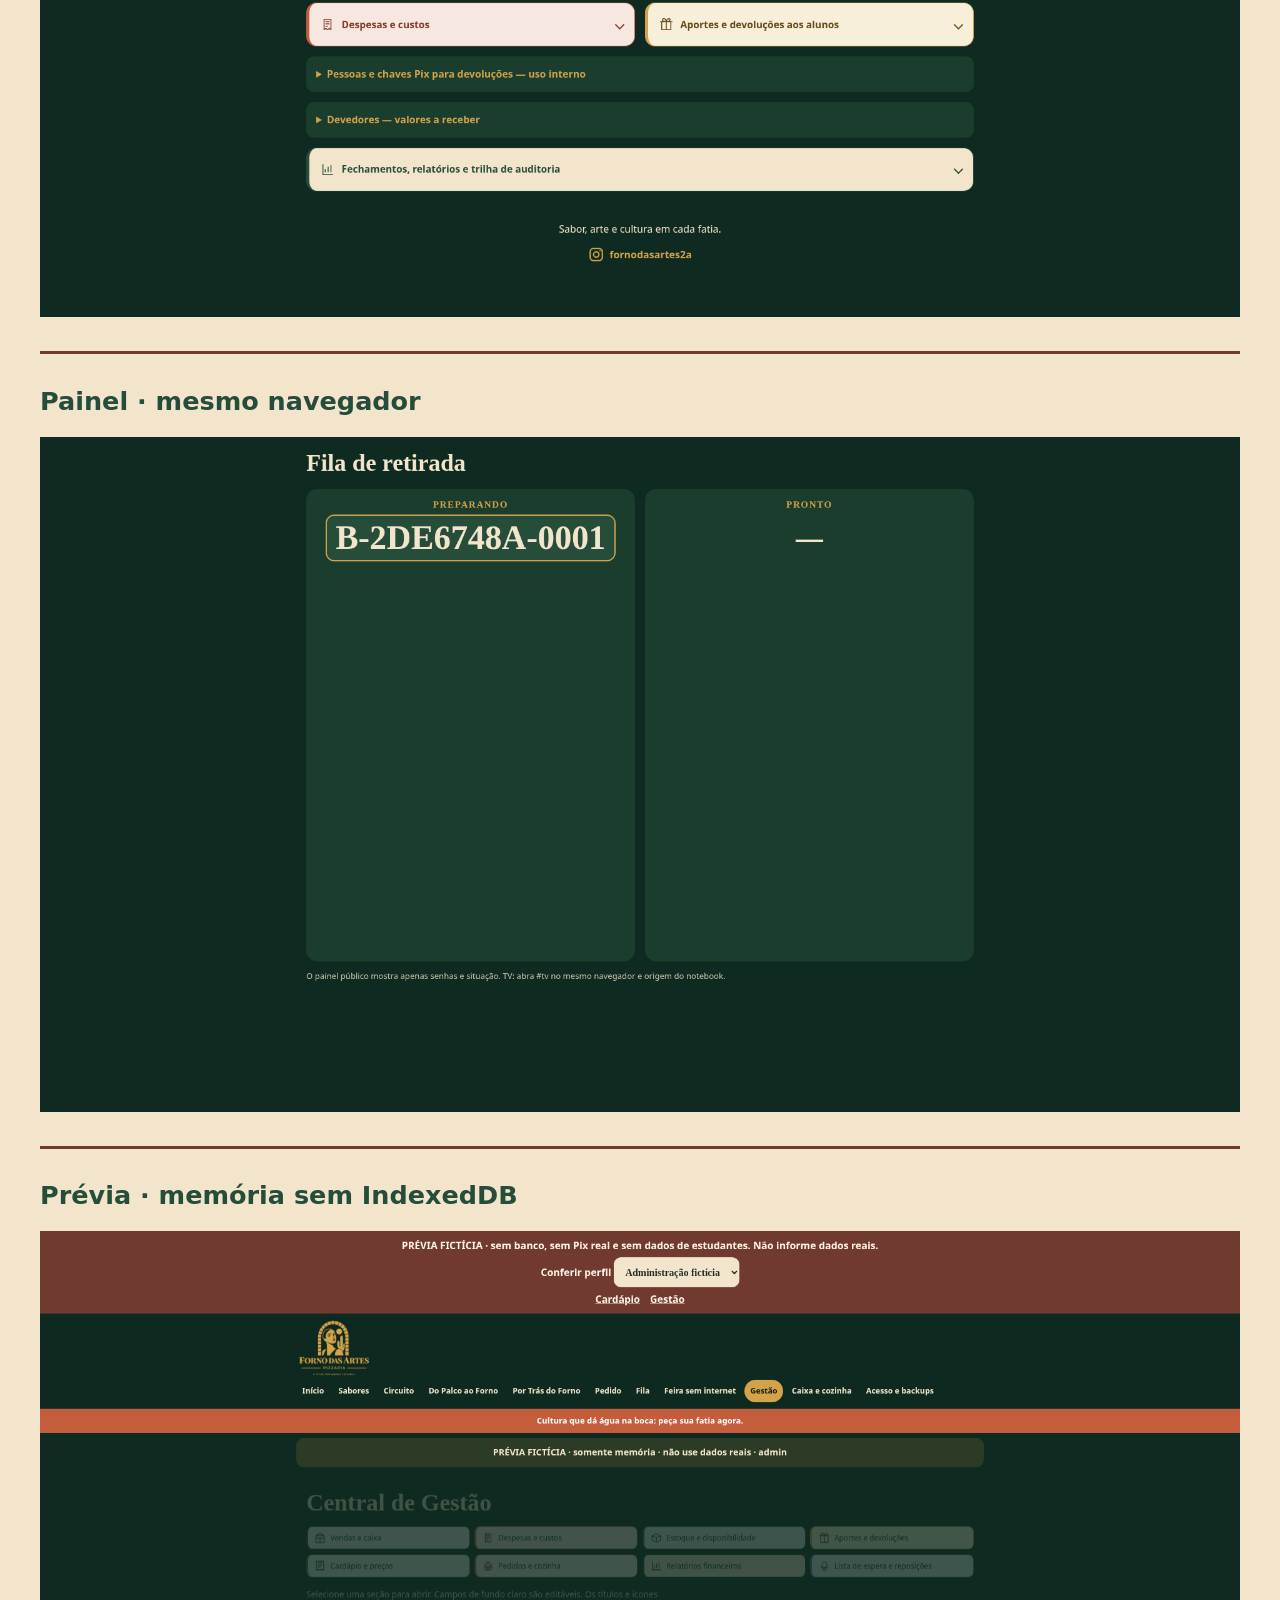
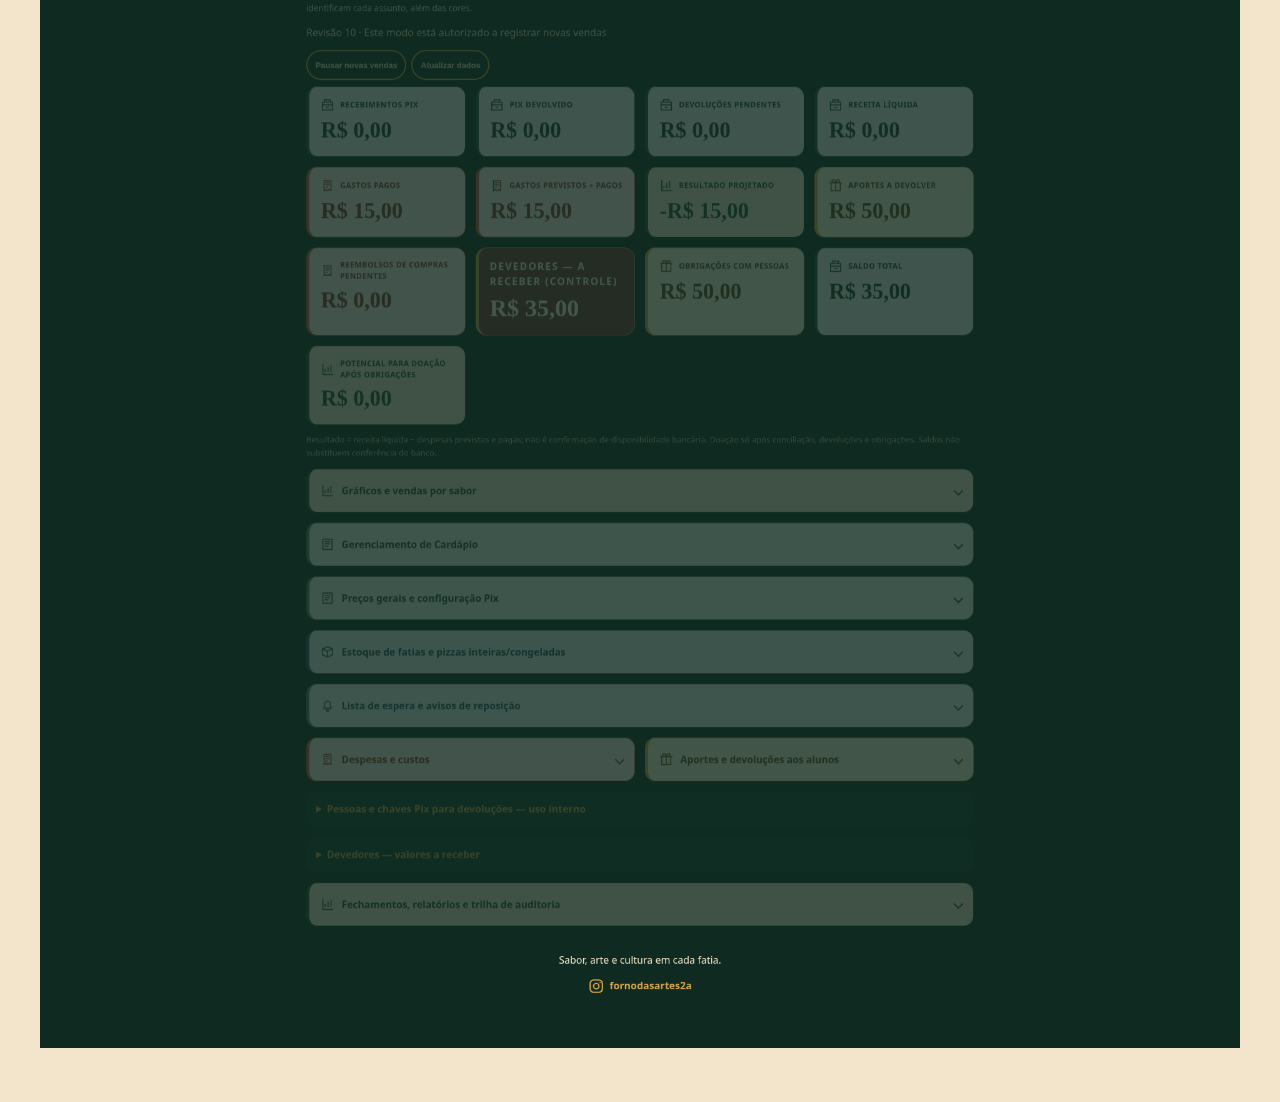
<file: evidencias/finalizacao-2026-11-04/COMPARATIVO.html>
<!doctype html><html lang="pt-BR"><meta charset="utf-8"><meta name="viewport" content="width=device-width,initial-scale=1"><title>Forno das Artes — finalização para conferência</title><style>body{font:17px system-ui;background:#f2e5cc;color:#254d3a;max-width:1200px;margin:auto;padding:20px}a{color:#254d3a}article{border-top:3px solid #713a30;padding-top:10px;margin:30px 0}img{max-width:100%;height:auto}.grid{display:grid;grid-template-columns:repeat(auto-fit,minmax(280px,1fr));gap:20px}</style><h1>Conferência visual — candidato de 04/11</h1><p><strong>Dados e identidades fictícios. Sem banco operacional, Pix real ou oito dispositivos sincronizados.</strong></p><p><a href="../../PREVIA_VISUAL.html">Abrir prévia fictícia</a> · <a href="../../docs/RELATORIO-FINALIZACAO-04-11-2026.md">Relatório</a> · <a href="../../docs/INSTALACAO-TOTENS-04-11-2026.md">Instalação Windows/totens</a> · <a href="node-tests.txt">44 testes Node</a> · <a href="launcher-tests-final.txt">16 testes do iniciador</a> · <a href="finalizacao-browser-results.json">8 cenários adicionais</a> · <a href="browser-results.json">12 cenários de regressão</a></p><p>Os “antes” de desktop foram capturados aplicando o CSS do commit 1922a4f sobre o mesmo cenário fictício, sem alterar dados; os “depois” usam o CSS atual. Não são capturas do notebook operacional.</p><article><h2>Antes · Devedores</h2><a href="antes-devedores-card.png"><img loading="lazy" src="antes-devedores-card.png" alt="Antes · Devedores — cenário fictício"></a></article><article><h2>Depois · Devedores terracota</h2><a href="depois-devedores-card.png"><img loading="lazy" src="depois-devedores-card.png" alt="Depois · Devedores terracota — cenário fictício"></a></article><article><h2>Antes · ingredientes 1920×1080</h2><a href="antes-ingredientes-1920.png"><img loading="lazy" src="antes-ingredientes-1920.png" alt="Antes · ingredientes 1920×1080 — cenário fictício"></a></article><article><h2>Depois · ingredientes 1920×1080</h2><a href="depois-ingredientes-1920.png"><img loading="lazy" src="depois-ingredientes-1920.png" alt="Depois · ingredientes 1920×1080 — cenário fictício"></a></article><article><h2>Ingredientes · celular</h2><a href="ingredientes-mobile.png"><img loading="lazy" src="ingredientes-mobile.png" alt="Ingredientes · celular — cenário fictício"></a></article><article><h2>Devedores · celular</h2><a href="devedores-mobile.png"><img loading="lazy" src="devedores-mobile.png" alt="Devedores · celular — cenário fictício"></a></article><article><h2>Gestão · Full HD</h2><a href="devedores-1920.png"><img loading="lazy" src="devedores-1920.png" alt="Gestão · Full HD — cenário fictício"></a></article><article><h2>Painel · mesmo navegador</h2><a href="painel-mesmo-navegador.png"><img loading="lazy" src="painel-mesmo-navegador.png" alt="Painel · mesmo navegador — cenário fictício"></a></article><article><h2>Prévia · memória sem IndexedDB</h2><a href="previa-local-sem-servidor.png"><img loading="lazy" src="previa-local-sem-servidor.png" alt="Prévia · memória sem IndexedDB — cenário fictício"></a></article></html>
</file>
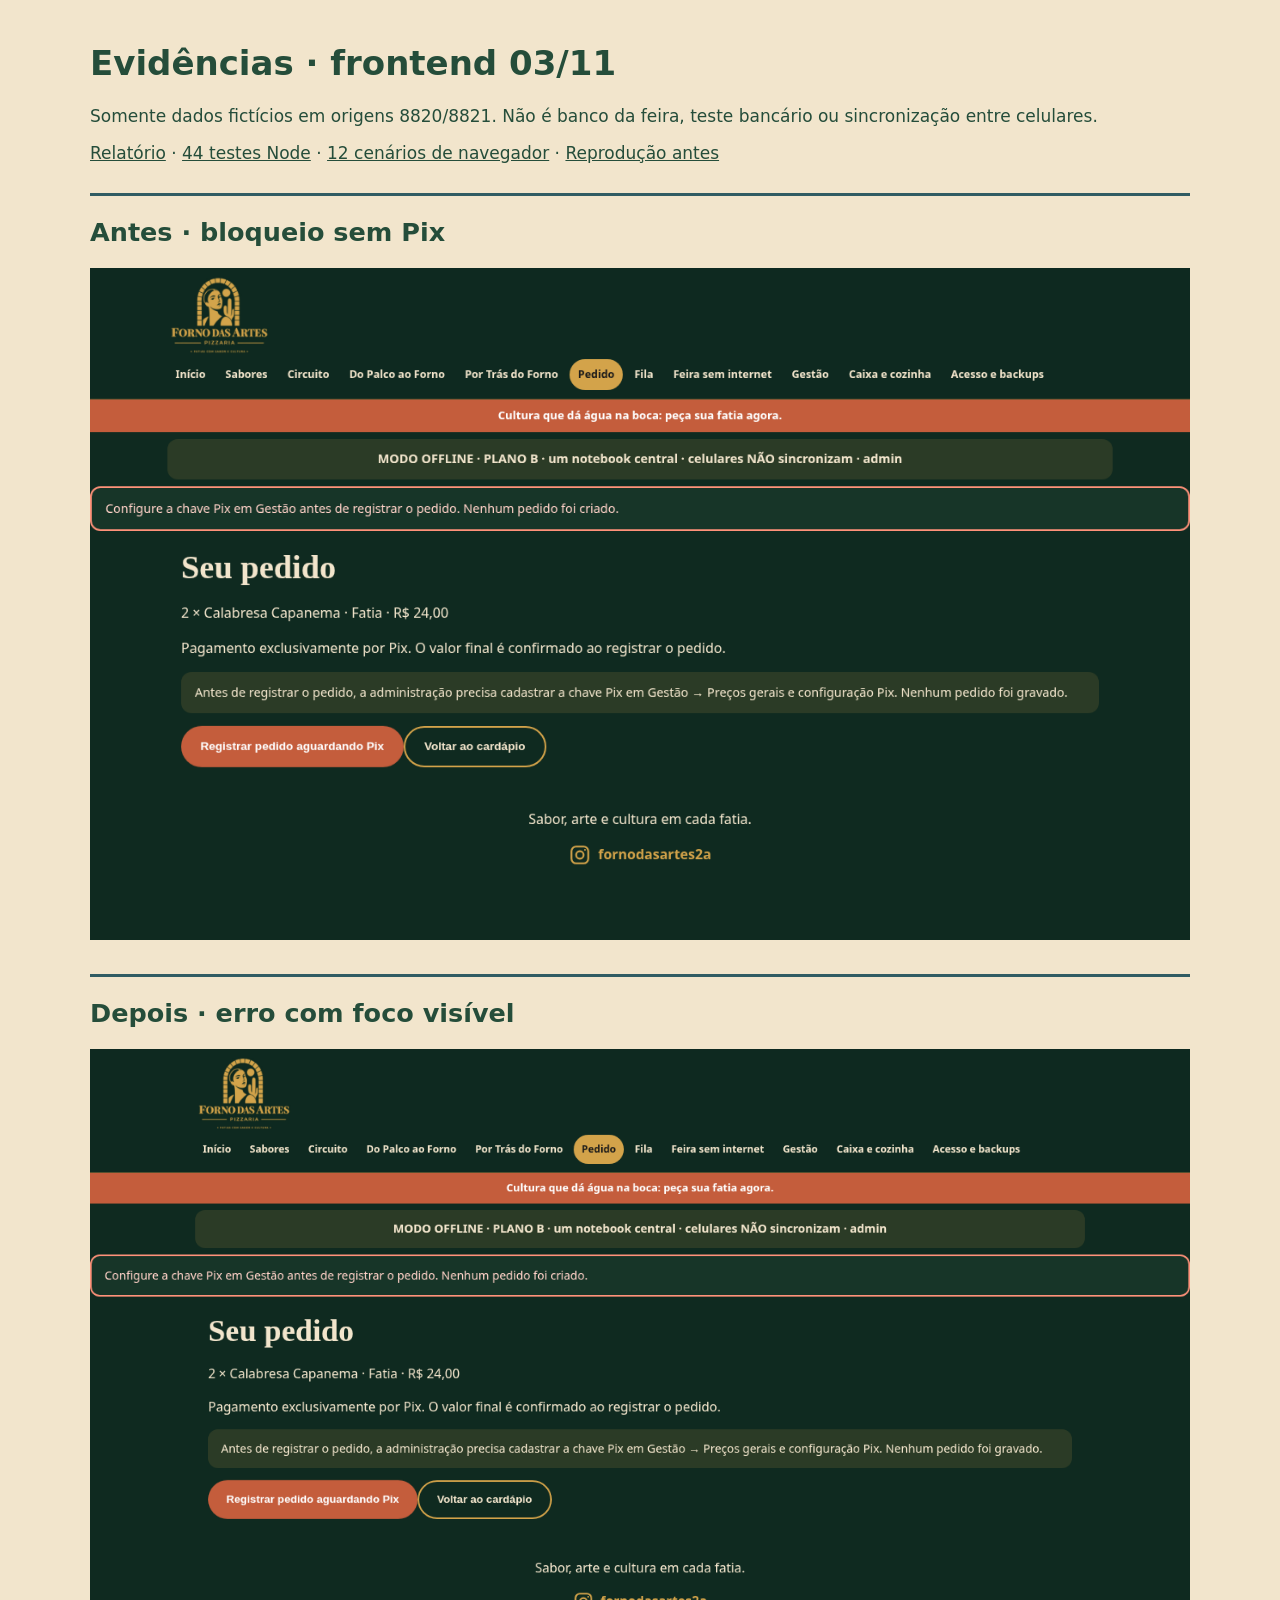
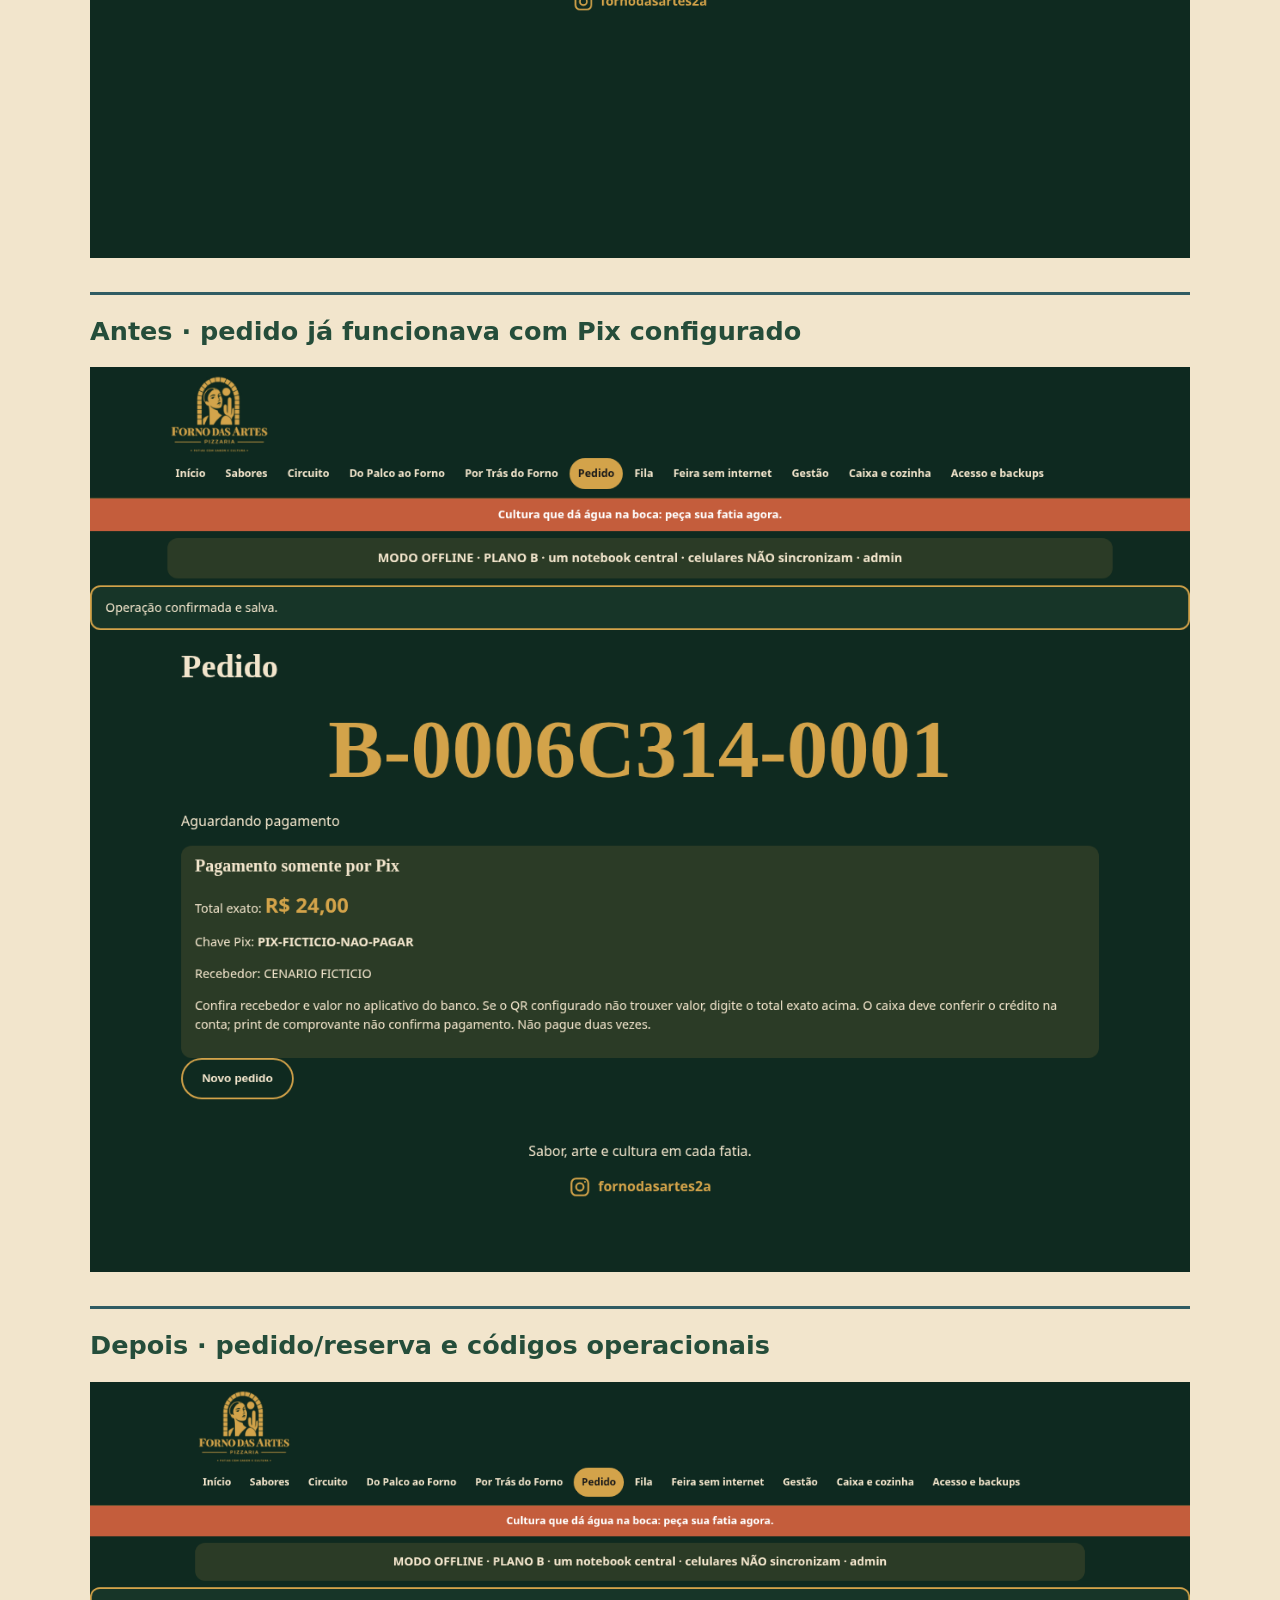
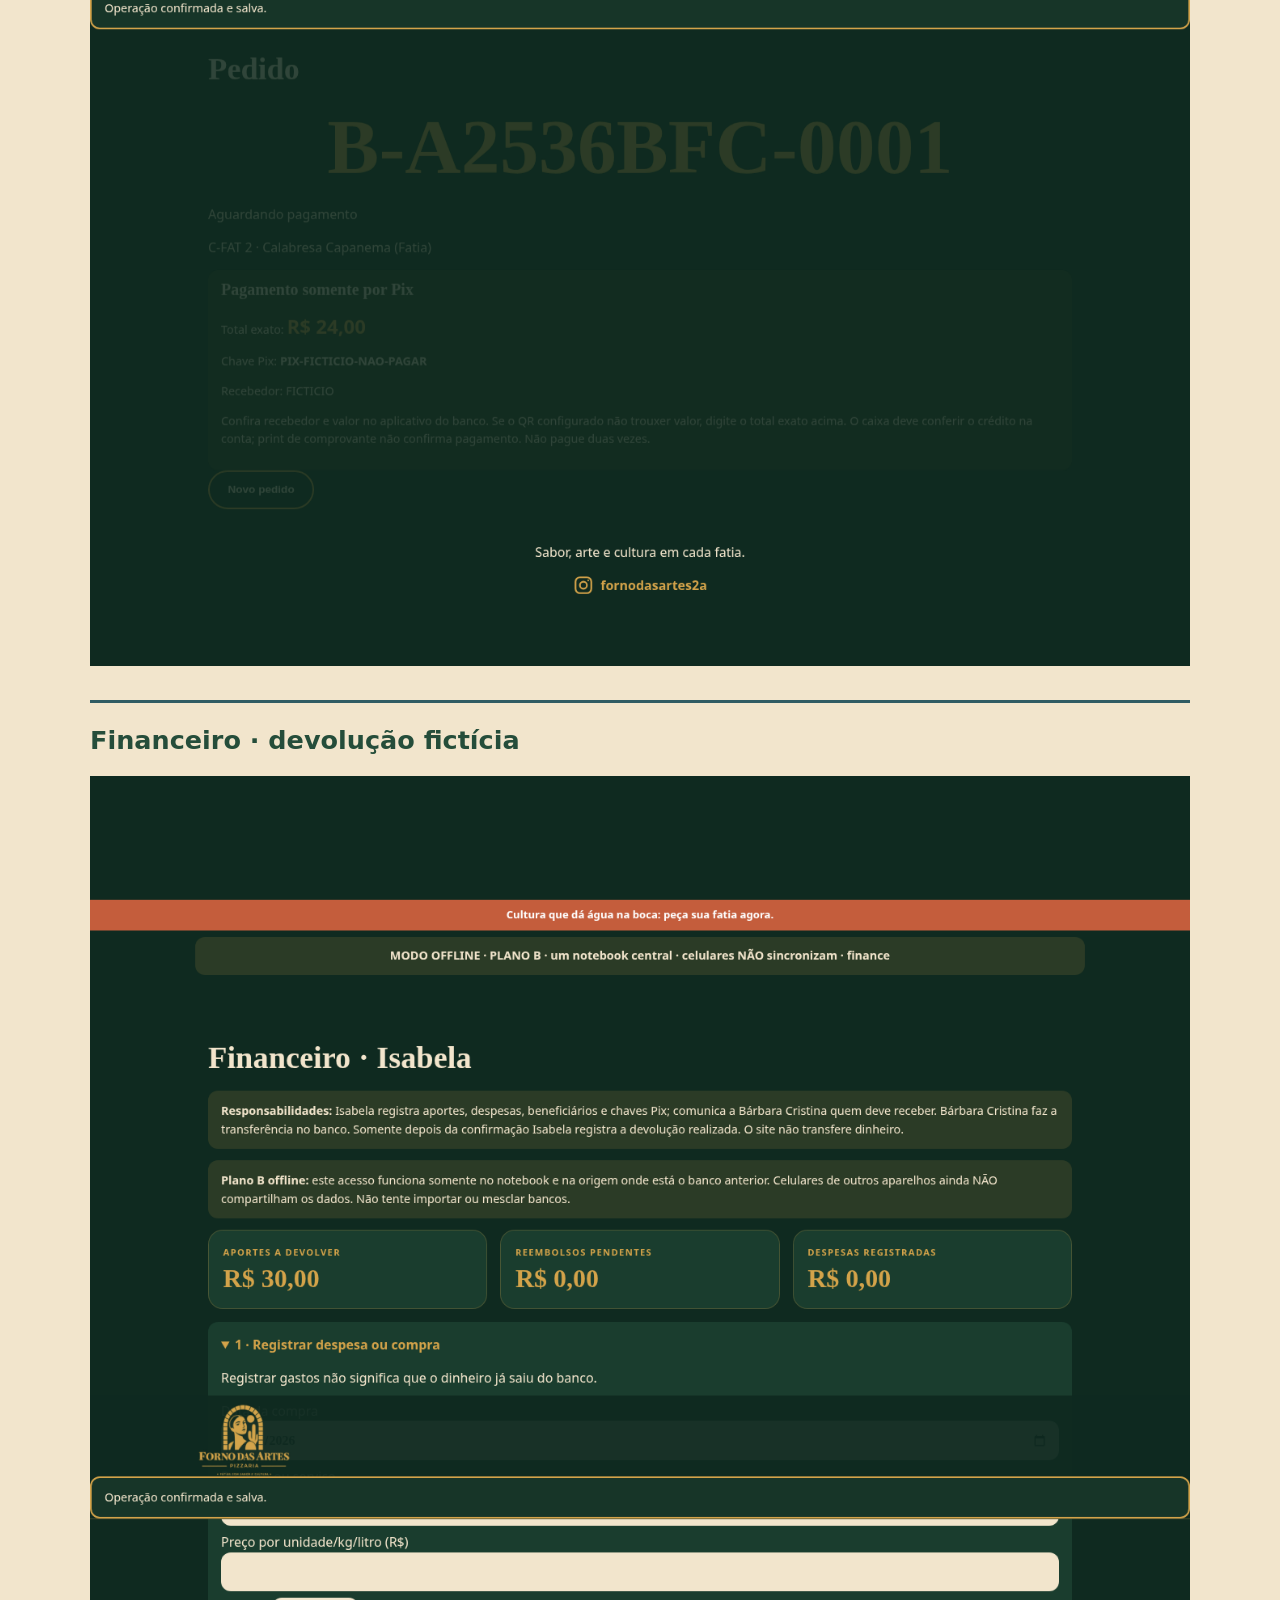
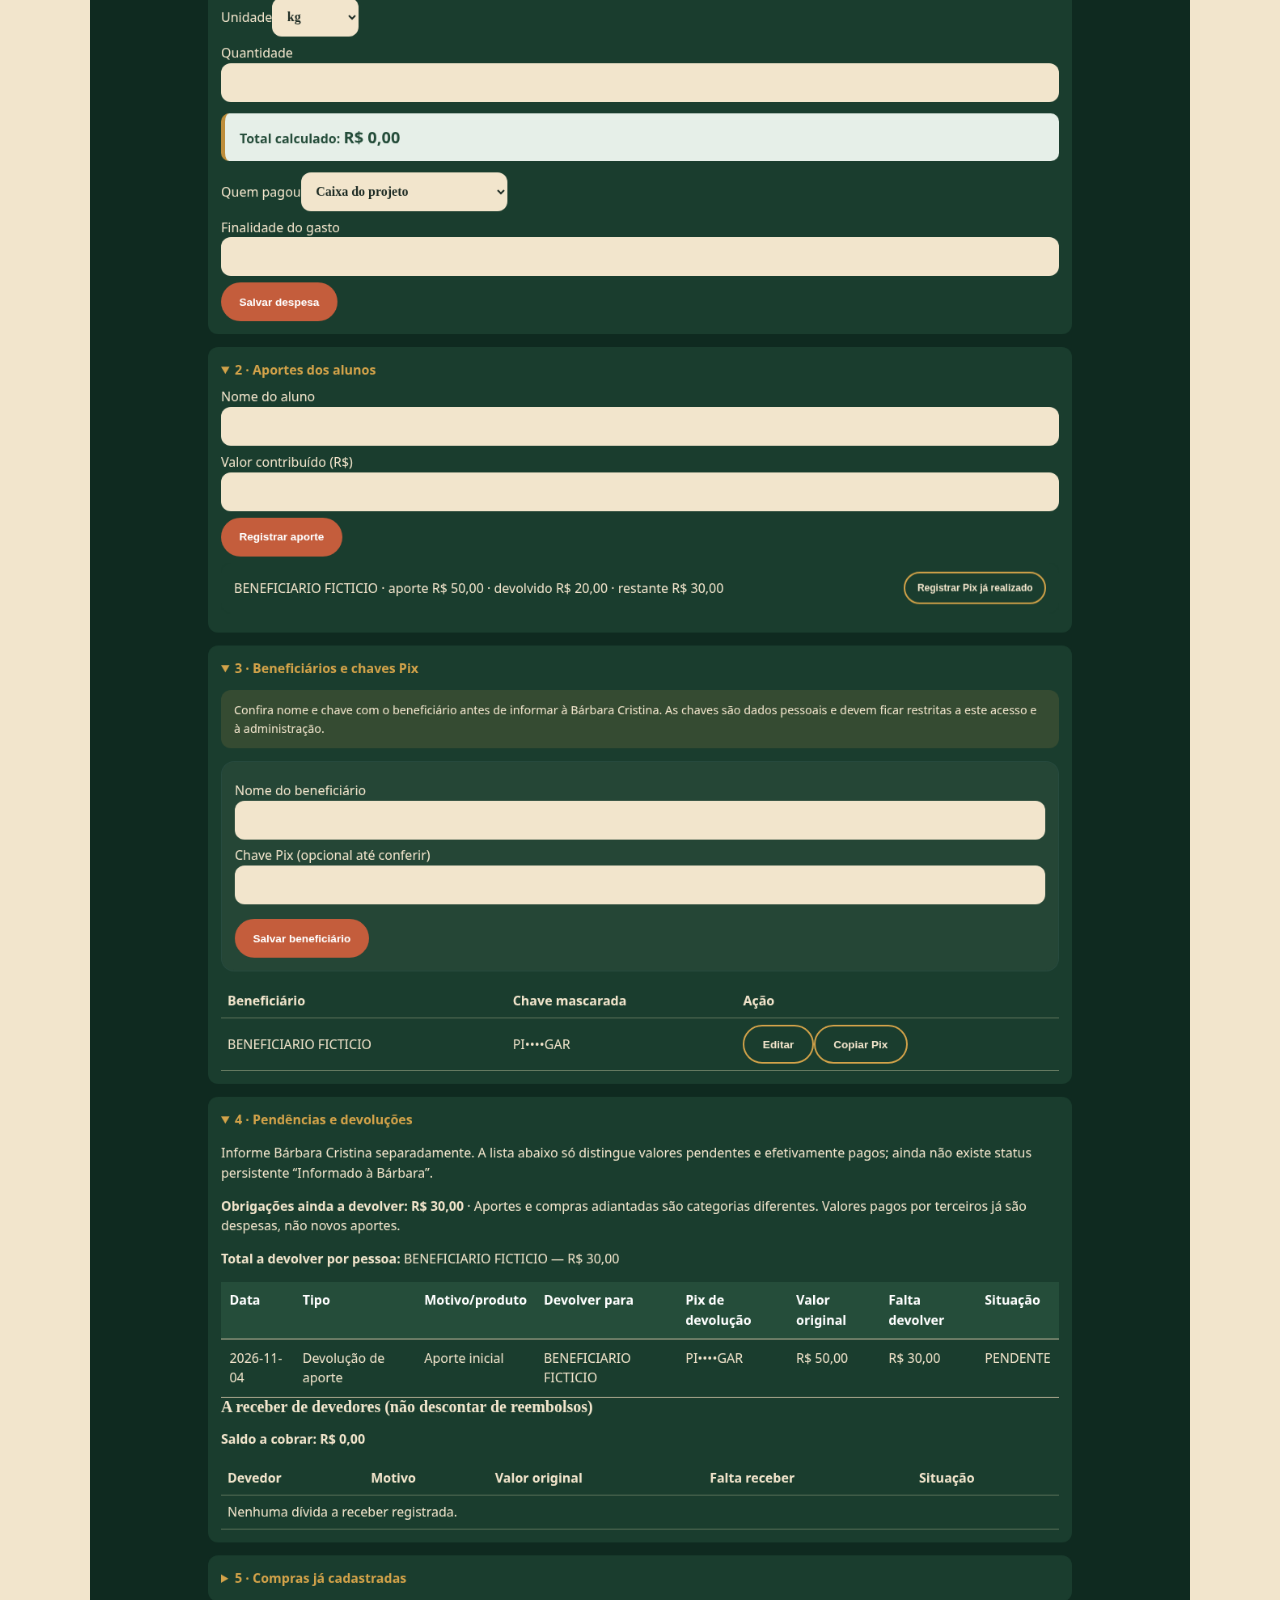
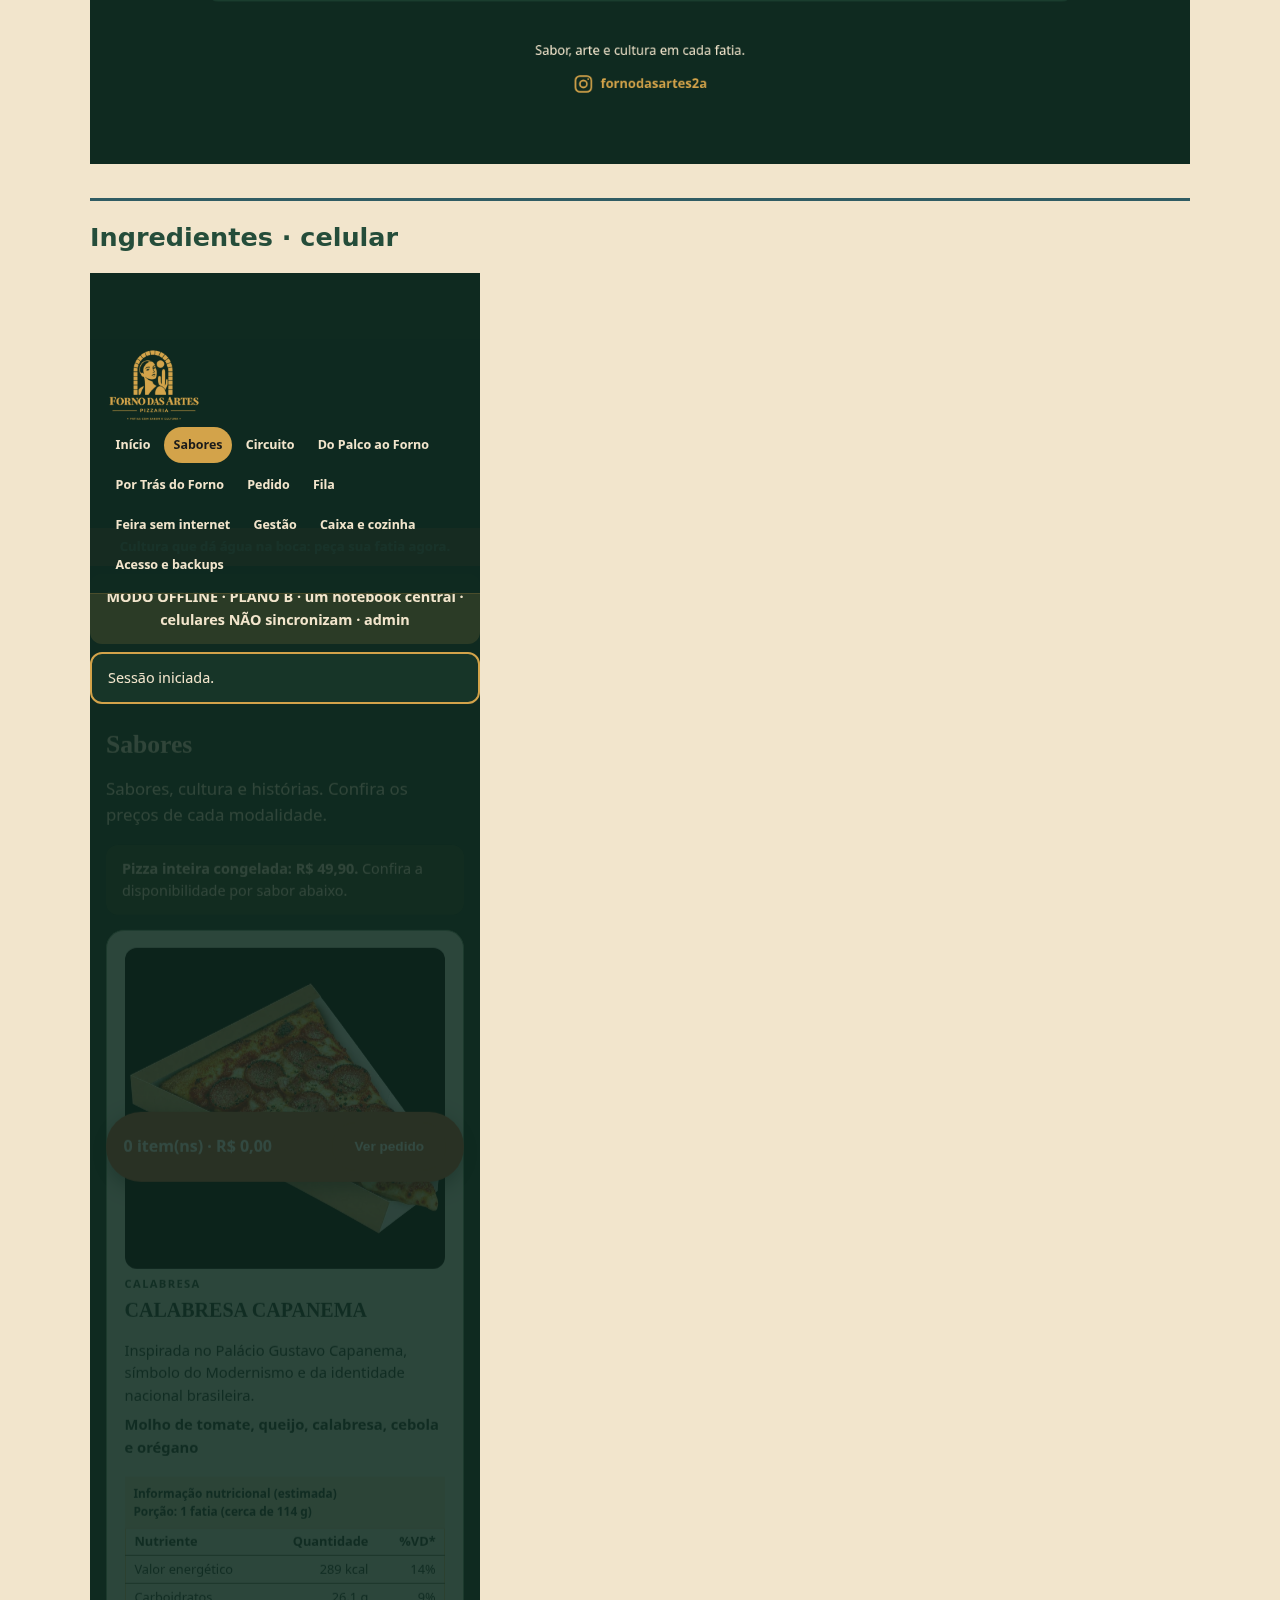
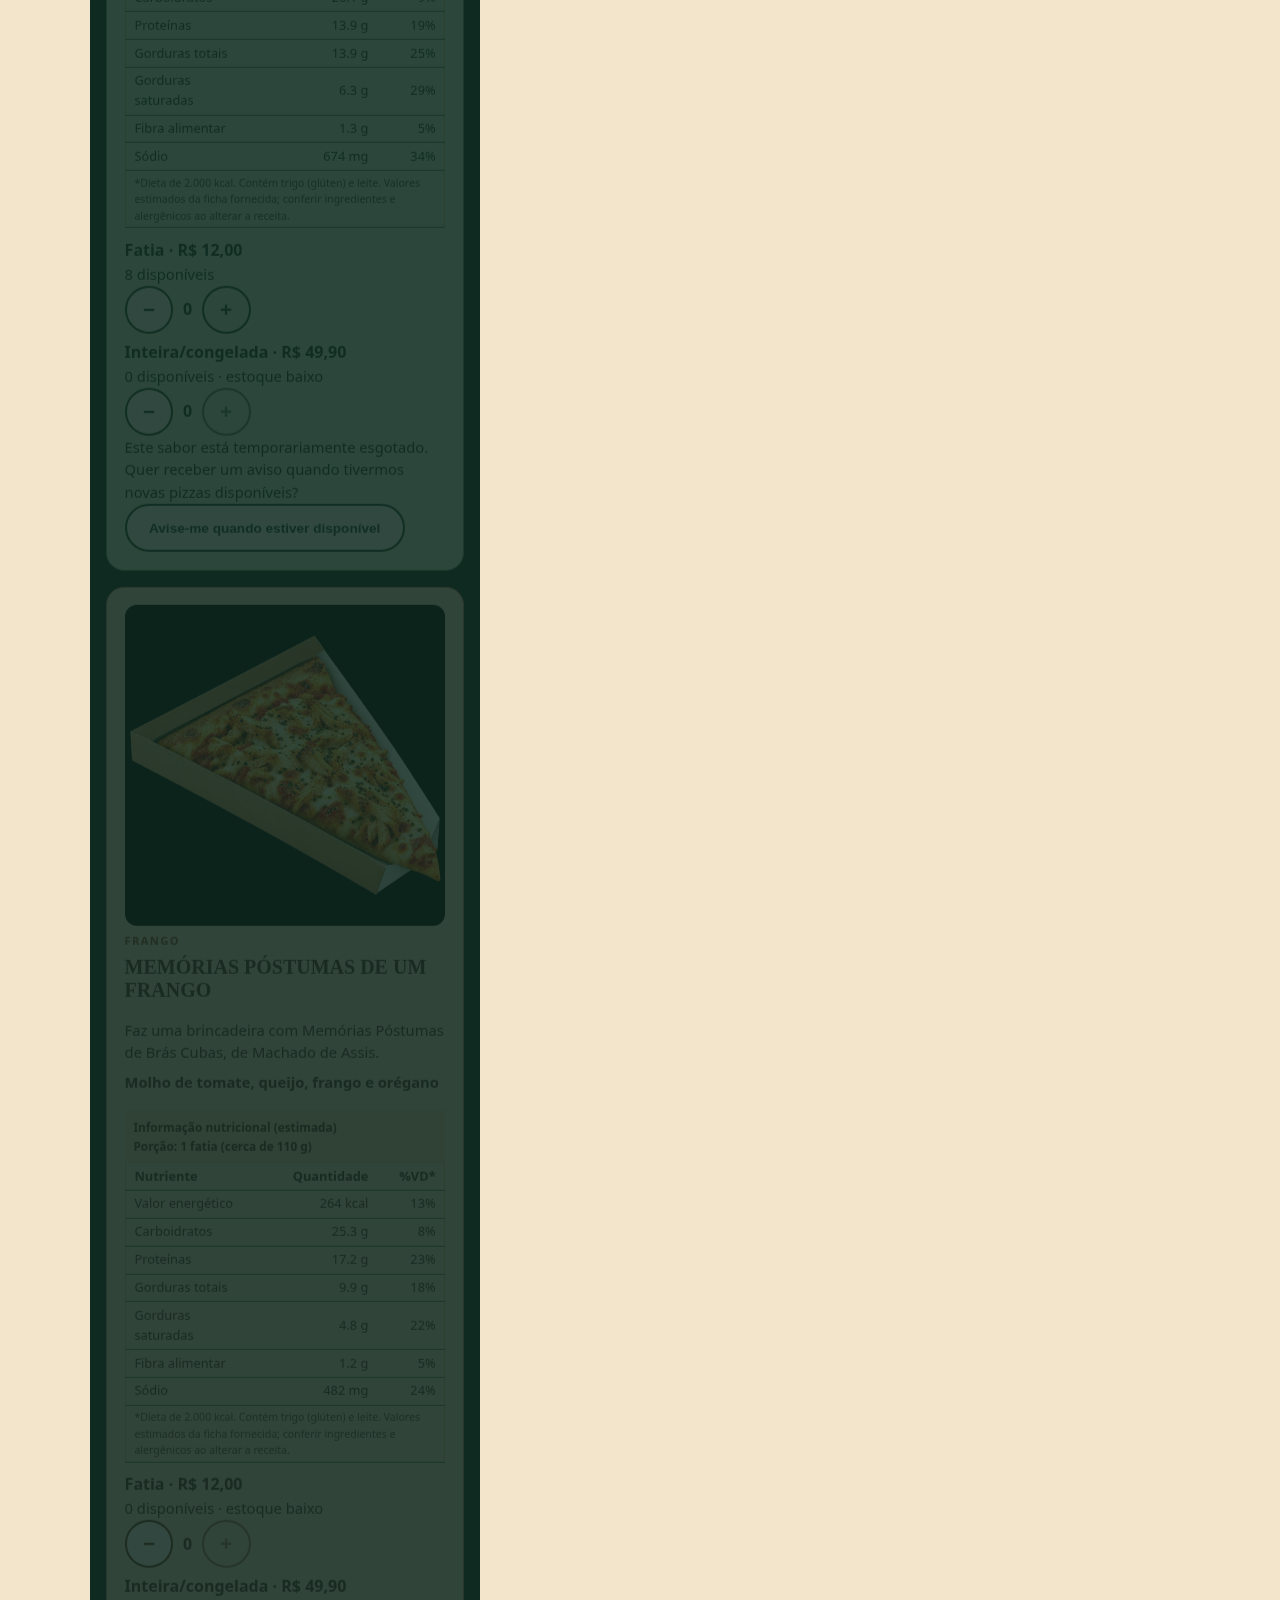
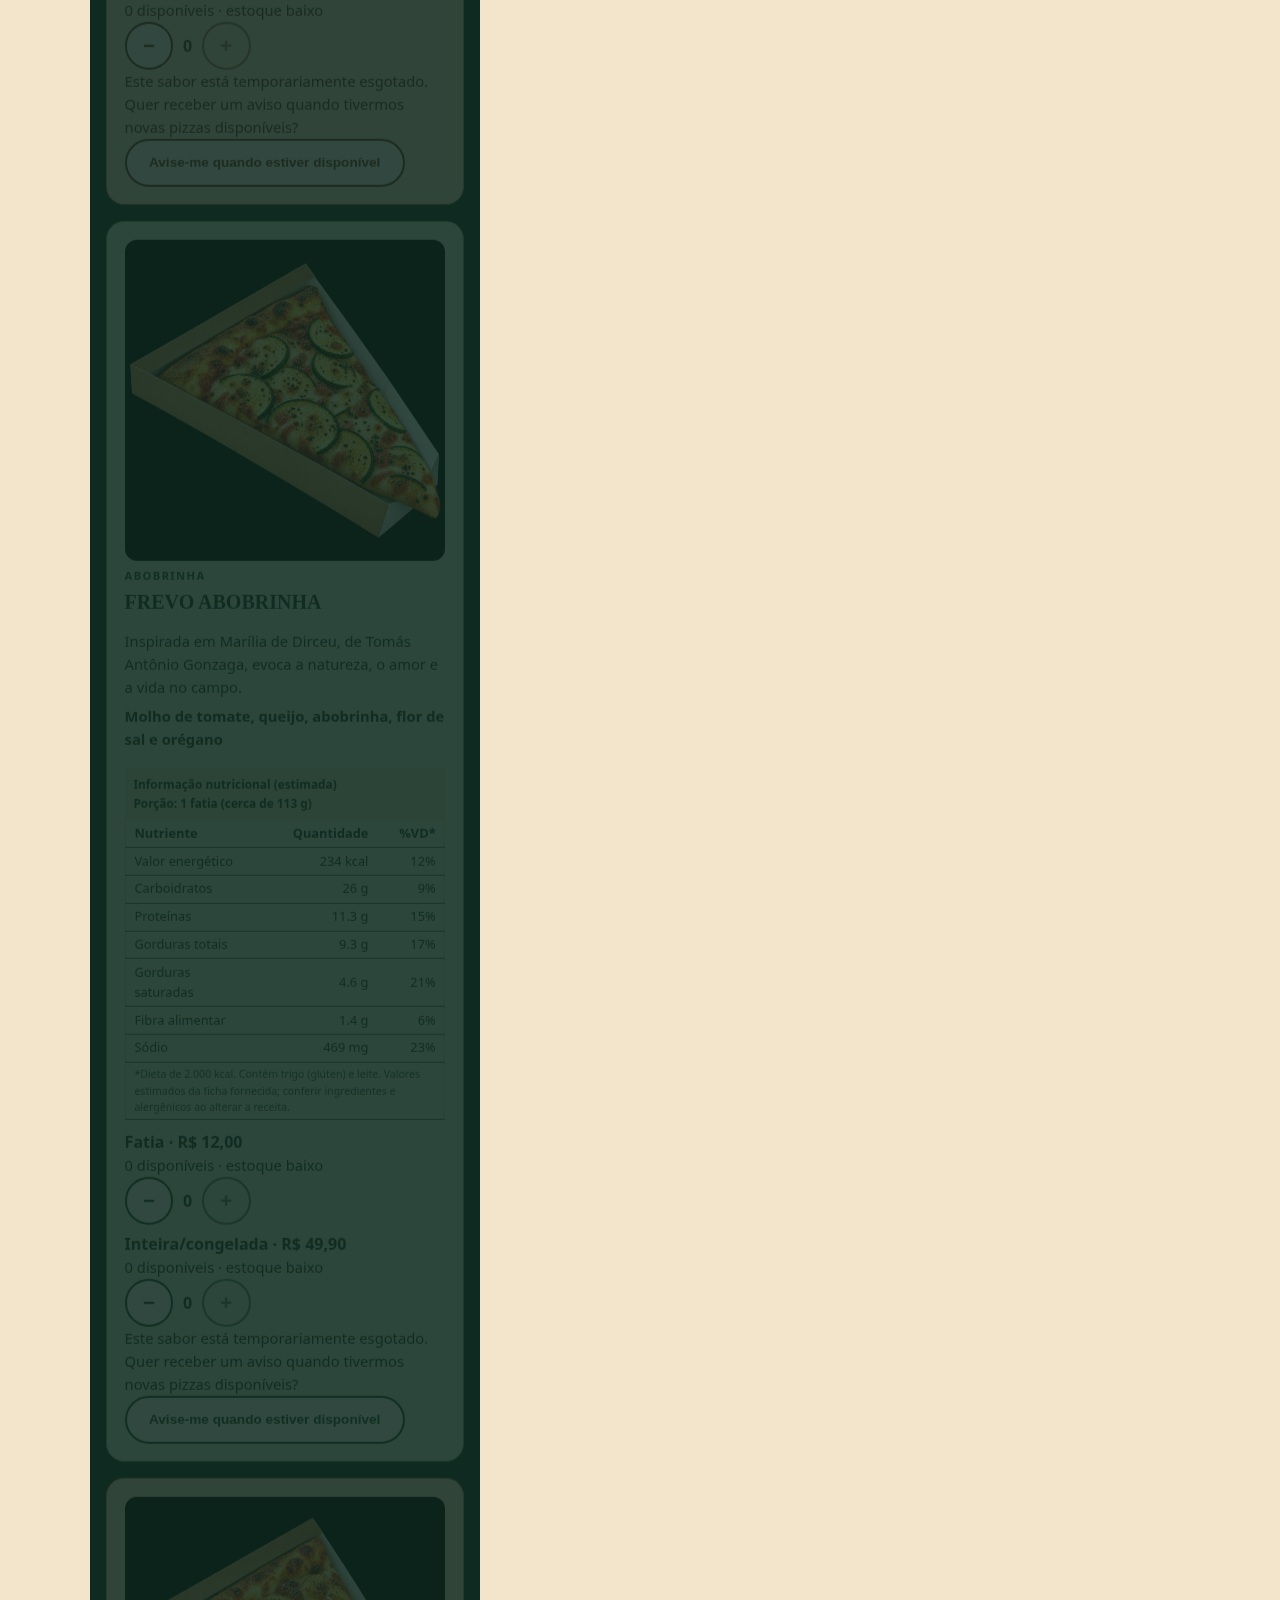
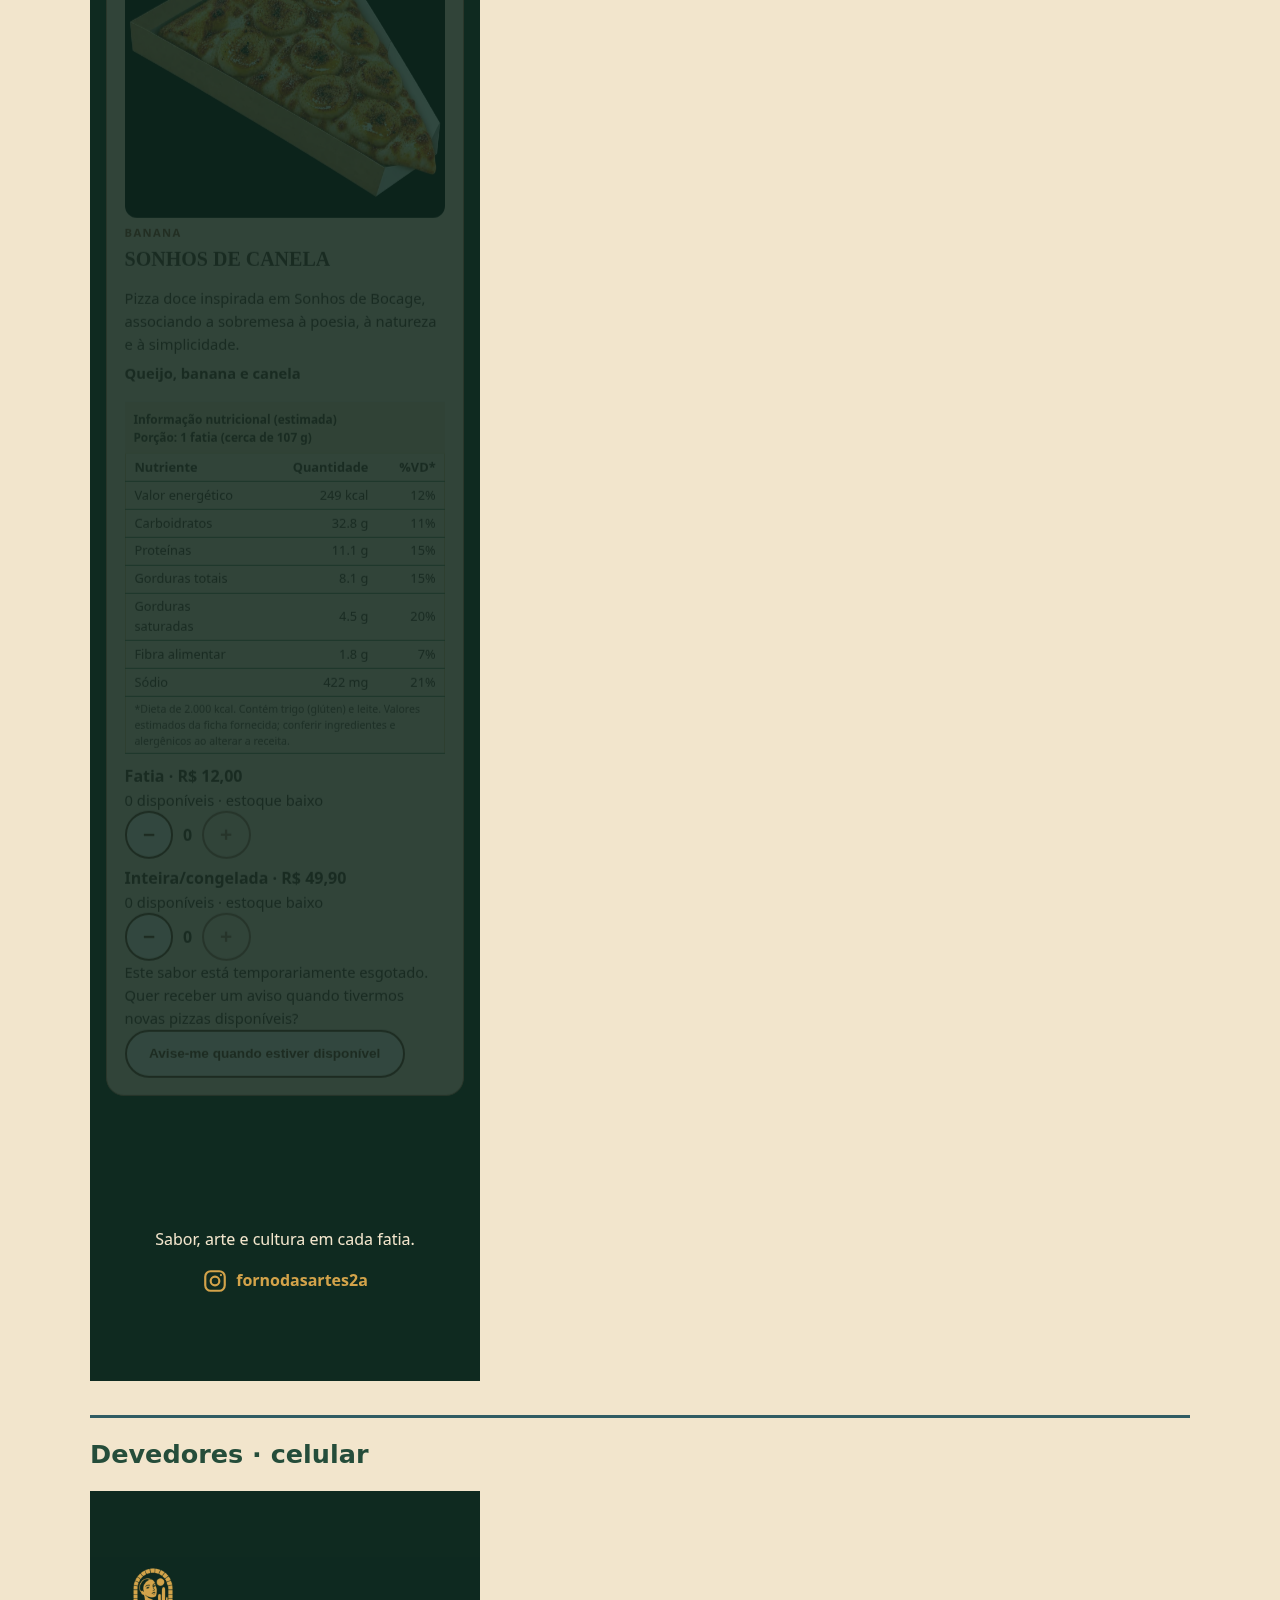
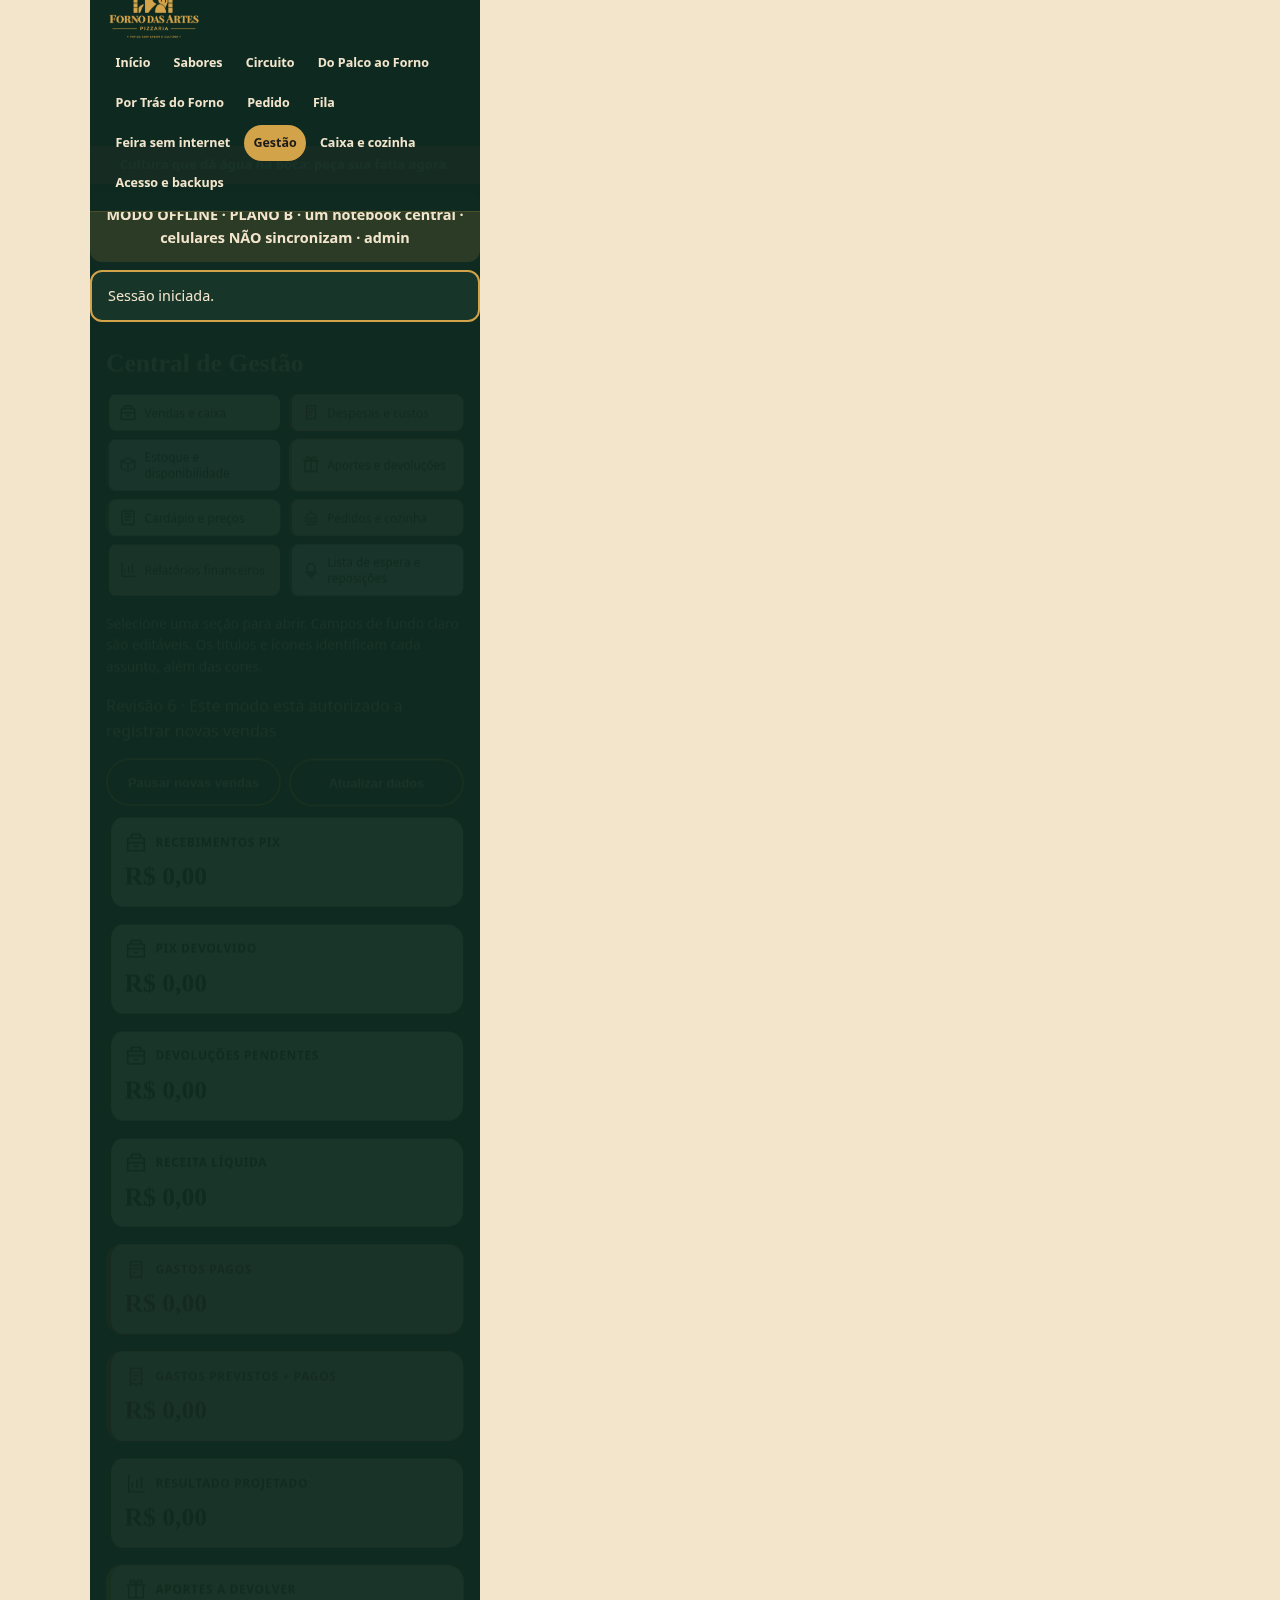
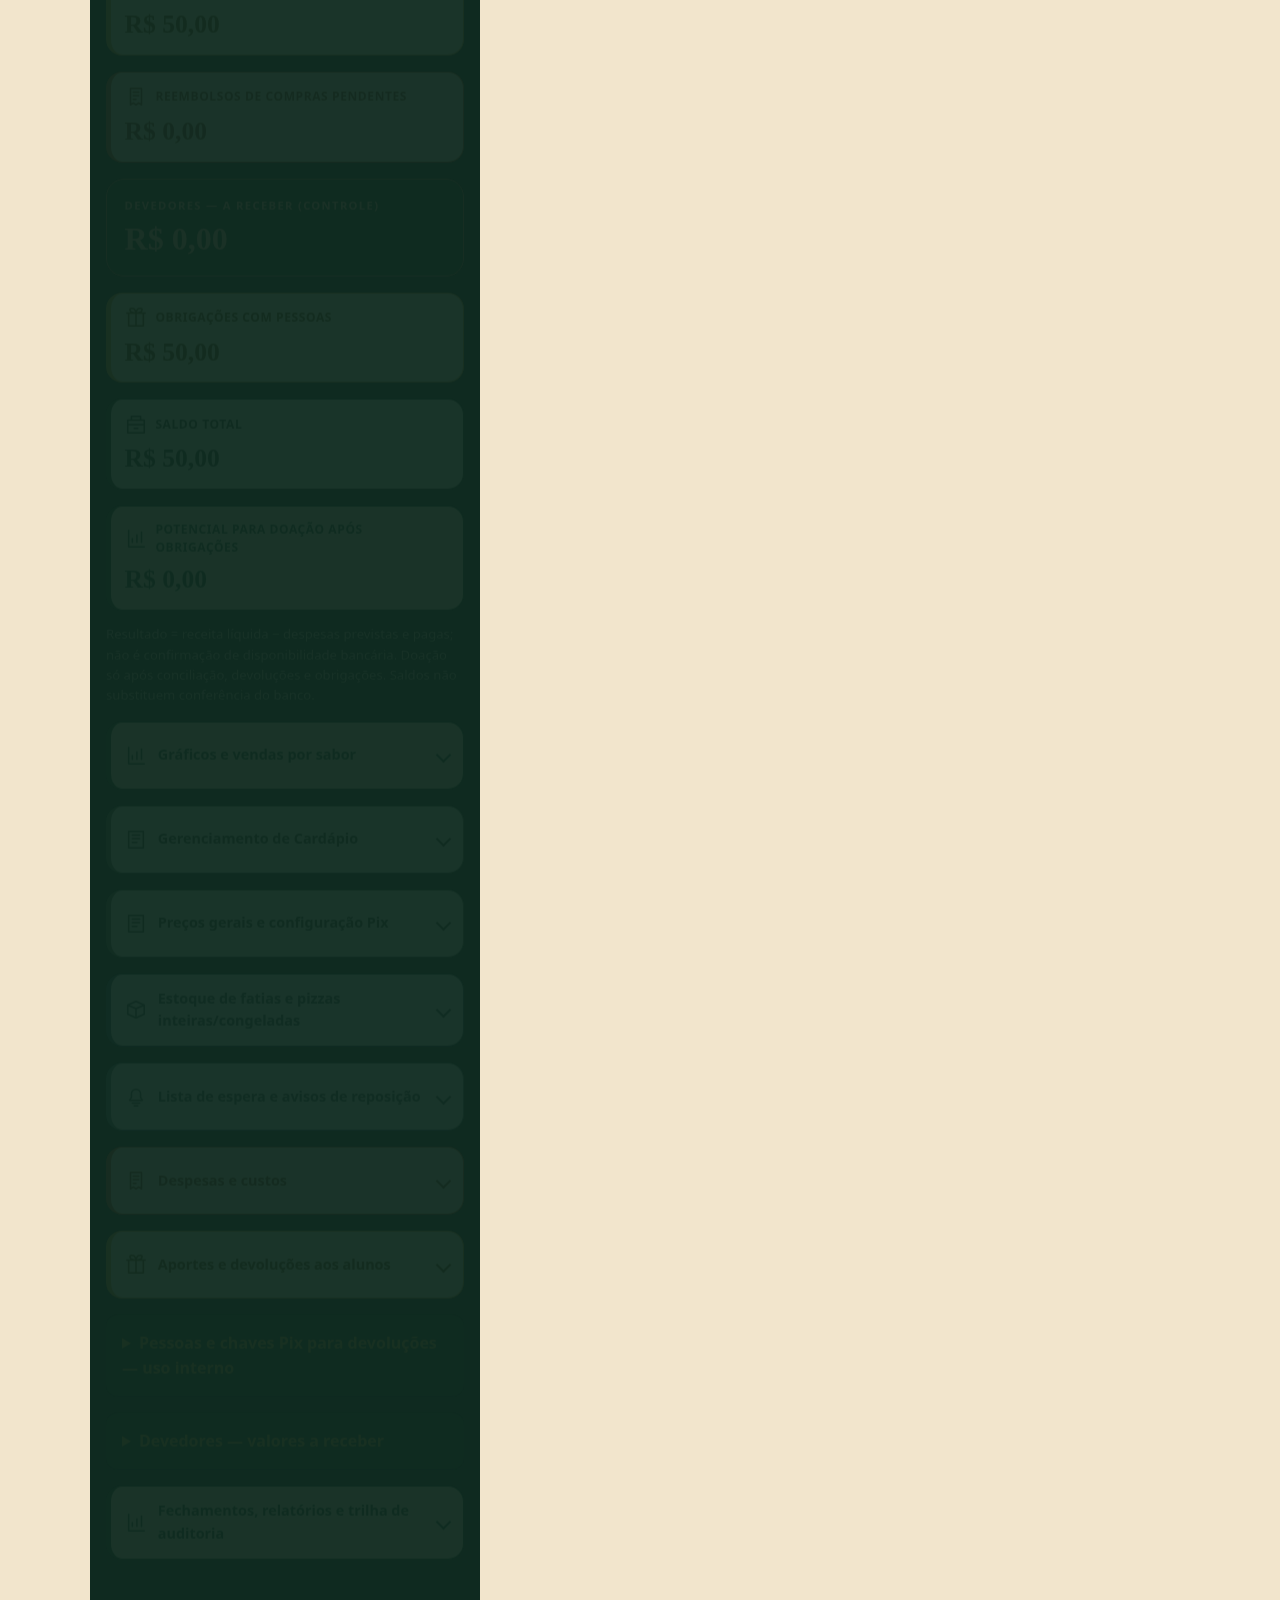
<file: evidencias/revisao-2026-11-03/COMPARATIVO.html>
<!doctype html><html lang="pt-BR"><meta charset="utf-8"><meta name="viewport" content="width=device-width,initial-scale=1"><title>Forno das Artes — revisão frontend</title><style>body{font:17px system-ui;max-width:1100px;margin:auto;padding:20px;background:#f2e5cc;color:#254d3a}img{max-width:100%;height:auto}article{margin:30px 0;border-top:3px solid #315c63}a{color:#254d3a}</style><h1>Evidências · frontend 03/11</h1><p>Somente dados fictícios em origens 8820/8821. Não é banco da feira, teste bancário ou sincronização entre celulares.</p><p><a href="../../docs/REVISAO-FRONTEND-2026-11-03.md">Relatório</a> · <a href="node-results.txt">44 testes Node</a> · <a href="browser-results.json">12 cenários de navegador</a> · <a href="repro-before.json">Reprodução antes</a></p><article><h2>Antes · bloqueio sem Pix</h2><a href="pedido-antes-sem-pix.png"><img loading="lazy" src="pedido-antes-sem-pix.png" alt="Antes · bloqueio sem Pix — dados fictícios"></a></article><article><h2>Depois · erro com foco visível</h2><a href="pedido-sem-pix-depois.png"><img loading="lazy" src="pedido-sem-pix-depois.png" alt="Depois · erro com foco visível — dados fictícios"></a></article><article><h2>Antes · pedido já funcionava com Pix configurado</h2><a href="pedido-antes-com-pix.png"><img loading="lazy" src="pedido-antes-com-pix.png" alt="Antes · pedido já funcionava com Pix configurado — dados fictícios"></a></article><article><h2>Depois · pedido/reserva e códigos operacionais</h2><a href="pedido-24-reserva-2.png"><img loading="lazy" src="pedido-24-reserva-2.png" alt="Depois · pedido/reserva e códigos operacionais — dados fictícios"></a></article><article><h2>Financeiro · devolução fictícia</h2><a href="financeiro-isabela-devolucao-ficticia.png"><img loading="lazy" src="financeiro-isabela-devolucao-ficticia.png" alt="Financeiro · devolução fictícia — dados fictícios"></a></article><article><h2>Ingredientes · celular</h2><a href="cardapio-mobile-contraste.png"><img loading="lazy" src="cardapio-mobile-contraste.png" alt="Ingredientes · celular — dados fictícios"></a></article><article><h2>Devedores · celular</h2><a href="gestao-mobile-devedores.png"><img loading="lazy" src="gestao-mobile-devedores.png" alt="Devedores · celular — dados fictícios"></a></article><article><h2>Protocolo sem internet</h2><a href="feira-sem-internet.png"><img loading="lazy" src="feira-sem-internet.png" alt="Protocolo sem internet — dados fictícios"></a></article></html>
</file>
<file: app/app.css>
[hidden]{display:none!important}button{cursor:pointer}button:disabled{cursor:not-allowed;opacity:.45}textarea{width:100%;min-height:90px;background:var(--creme);color:#173528;padding:.7rem;border-radius:10px;font:inherit}label{display:block;margin:.5rem 0}input[type=checkbox]{width:22px;min-height:22px;vertical-align:middle;margin-right:.6rem}details{background:var(--card);padding:1rem;border-radius:12px;margin:1rem 0}summary{cursor:pointer;font-weight:700;color:var(--ouro)}fieldset{border:1px solid var(--ouro);border-radius:12px;margin:1rem 0;padding:1rem}.small{font-size:.85rem}.danger{color:#ffd2c8;border-color:#fa9275}#mode-banner{margin:.5rem auto;max-width:1100px;text-align:center;font-weight:700}#feedback{position:sticky;top:100px;z-index:40;border:2px solid var(--ouro);background:#173528}#feedback.error{border-color:#ff927a;color:#ffd2c8}.admin-grid{display:grid;grid-template-columns:repeat(auto-fit,minmax(260px,1fr));gap:1rem}table{width:100%;border-collapse:collapse}td,th{border-bottom:1px solid #647960;padding:.5rem;text-align:left}.scroll{overflow-x:auto}.nut td,.nut th{font-size:.8rem}.order-total{font-size:1.5rem;color:var(--ouro)}.wait-warning{background:#b65632;padding:.6rem}.tv #mode-banner,.tv #feedback{display:none!important}.tv #v-fila{display:block!important}.tv .view:not(#v-fila){display:none!important}.tv nav{display:none}.tv .chips{font-size:3rem}img.qr{width:230px;height:230px;object-fit:contain;background:white}.actions{display:flex;flex-wrap:wrap;gap:.5rem;margin:.6rem 0}.actions .btn{padding:.5rem .8rem;font-size:.8rem}pre{white-space:pre-wrap;overflow-wrap:anywhere}@media print{header,nav,.fab,#mode-banner,#feedback{display:none}body{background:white;color:black}.view.on{display:block}.card{background:white;color:black}button{display:none}}

/* Identificação restrita às telas da equipe. A área pública conserva os estilos originais. */
.staff-layout .category-sales{--tone:#254d3a;--tone-bg:#e7eee6;--tone-ink:#21432f}
.staff-layout .category-costs{--tone:#c45d3c;--tone-bg:#f6e8e1;--tone-ink:#833b29}
.staff-layout .category-stock{--tone:#315c63;--tone-bg:#e5eeee;--tone-ink:#294f55}
.staff-layout .category-contributions{--tone:#d3a34a;--tone-bg:#f7efd9;--tone-ink:#654a18}
.staff-layout .category-menu{--tone:#52755c;--tone-bg:#e8efe8;--tone-ink:#2a4d36}
.staff-layout .category-orders{--tone:#a25d43;--tone-bg:#f6ece6;--tone-ink:#793f2c}
.staff-layout .category-reports{--tone:#254d3a;--tone-bg:#f2e5cc;--tone-ink:#254d3a}
.staff-layout .category-wait{--tone:#527b7f;--tone-bg:#e8f0ef;--tone-ink:#31575b}
.staff-layout .category{
  color:#203b30;background:var(--tone-bg);border:1px solid var(--tone);
  border-inline-start:5px solid var(--tone);border-radius:16px;padding:1.15rem;
  min-width:0;overflow-wrap:anywhere;
}
.staff-layout details.category{padding:0;margin:1rem 0;overflow:clip}
.staff-layout details.category>summary{
  display:flex;align-items:center;gap:.7rem;min-height:68px;padding:1rem 1.15rem;
  color:var(--tone-ink);font-size:.98rem;list-style:none;
}
.staff-layout details.category>summary::-webkit-details-marker{display:none}
.staff-layout details.category>summary::after{
  content:'';width:9px;height:9px;border-inline-end:2px solid currentColor;
  border-bottom:2px solid currentColor;transform:rotate(45deg);margin-inline-start:auto;
  flex:none;align-self:center;
}
.staff-layout details.category[open]>summary::after{transform:rotate(225deg)}
.staff-layout details.category[open]>summary{border-bottom:1px solid var(--tone)}
.staff-layout details.category>summary~*{margin-inline:1.15rem}
.staff-layout details.category>summary~*:last-child{margin-bottom:1.15rem}
.staff-layout .category h3,.staff-layout .category .kpi,.staff-layout .category .tag,
.staff-layout .category .order-total{color:var(--tone-ink)}
.staff-layout .category h3,.staff-layout .category .tag{display:flex;gap:.55rem;align-items:center}
.staff-layout .category .tag{font-size:.75rem;letter-spacing:.05em;line-height:1.5}
.staff-layout .category .kpi{font-size:clamp(1.6rem,4vw,2.2rem);line-height:1.3;font-variant-numeric:tabular-nums}
.staff-layout .category-icon{flex:none;color:var(--tone-ink)}
.staff-layout .category-label{min-width:0}
.staff-layout .category .ing{opacity:1;color:#45564b}
.staff-layout .category .card:not(.category),.staff-layout .category .row{
  background:#fffaf2;border:1px solid #9aa99b;color:#203b30;
}
.staff-layout .category .card:not(.category) h3{text-transform:none}
.staff-layout .category input:not([type=checkbox]),.staff-layout .category select,.staff-layout .category textarea{
  background:#fffdf8;color:#203b30;border:1px solid #6c7f73;border-radius:9px;
  min-height:46px;padding:.7rem .8rem;max-width:100%;min-width:0;font:inherit;
}
.staff-layout .category label{font-size:.9rem;font-weight:600;line-height:1.5}
.staff-layout .category label>input,.staff-layout .category label>textarea,.staff-layout .category label>select{margin-top:.35rem}
.staff-layout .category input[type=checkbox]{accent-color:#254d3a;min-height:22px}
.staff-layout .category input[type=file]{font-size:.8rem}
.staff-layout .category input[type=file]::file-selector-button{
  border:1px solid #254d3a;background:#e7eee6;color:#254d3a;border-radius:6px;
  padding:.5rem;margin-right:.5rem;cursor:pointer;
}
.staff-layout .category .btn.p{background:#254d3a;color:#fffdf8;border:2px solid #254d3a}
.staff-layout .category .btn.s{color:var(--tone-ink);border-color:var(--tone-ink);background:transparent}
.staff-layout .category .btn{min-height:44px;line-height:1.35;white-space:normal;text-align:center}
.staff-layout .category .btn:disabled{opacity:.6}
.staff-layout :is(input,select,textarea,button,summary,a):focus-visible{
  outline:3px solid #d3a34a;outline-offset:3px;box-shadow:0 0 0 5px #254d3a;
}
.staff-layout .category .msg{background:#fffaf2;color:#203b30;border:1px solid #9aa99b}
.staff-layout .category .pbar{background:#d9dfd5}
.staff-layout .category .pbar i{background:var(--tone-ink)}
.staff-layout .category .wait-warning{background:#dce7e6;color:#294f55;border-inline-start:4px solid #315c63;border-radius:8px}
.staff-layout .category table{color:#203b30;font-size:.88rem;font-variant-numeric:tabular-nums}
.staff-layout .category th{color:#254d3a;background:#e8dfcd;font-weight:700}
.staff-layout .category td,.staff-layout .category th{border-color:#859385}
.staff-layout .category form.category{margin-block:1rem}
.staff-layout .cost-field{border-inline-start:3px solid #c45d3c;padding-inline-start:.7rem;color:#833b29}
.staff-layout .finance-sections{display:grid;grid-template-columns:repeat(2,minmax(0,1fr));gap:1rem;align-items:start}
.staff-layout .finance-sections>details{margin:0}
.staff-layout .finance-sections form{margin-block:1.15rem}
.staff-layout .category-guide{display:grid;grid-template-columns:repeat(4,minmax(0,1fr));gap:.45rem;margin:1rem 0}
.staff-layout .category-guide>.category{
  padding:.55rem .65rem;font-size:.74rem;border-radius:9px;border-inline-start-width:3px;
  display:flex;align-items:center;gap:.45rem;line-height:1.4;
}
.staff-layout .category-guide .category-icon{width:18px;height:18px}
.staff-layout .management-heading{margin-bottom:.3rem}
.staff-layout .management-hint{font-size:.85rem;max-width:74ch;color:#e3e7d9;line-height:1.6}
.staff-layout #cash-overview{margin-bottom:1rem}
.staff-layout #cash-overview h3{display:flex;align-items:center;gap:.6rem}
.staff-layout>article.category{margin-block:1rem}
@media(max-width:700px){
  .staff-layout .category-guide{grid-template-columns:repeat(2,minmax(0,1fr))}
  .staff-layout .finance-sections{grid-template-columns:minmax(0,1fr)}
  .staff-layout details.category>summary{padding:.85rem;min-height:66px;font-size:.9rem}
  .staff-layout details.category>summary~*{margin-inline:.85rem}
  .staff-layout .category{padding:.85rem}
  .staff-layout .grid{grid-template-columns:minmax(0,1fr)}
  .staff-layout .actions>.btn{flex:1 1 150px}
}
@media print{
  .staff-layout .category{break-inside:avoid;color:#203b30;print-color-adjust:exact;-webkit-print-color-adjust:exact}
  .staff-layout .category-guide{grid-template-columns:repeat(4,minmax(0,1fr))}
}

/* Campo de senha: botão de olho em coluna própria para não ficar escondido pelo input. */
.password-label{display:block}
.password-entry{
  display:grid;grid-template-columns:minmax(0,1fr) 88px;align-items:stretch;
  width:100%;overflow:hidden;border:1px solid #6c7f73;border-radius:12px;
  background:var(--creme);
}
.password-entry>input{
  display:block;width:100%;min-width:0;min-height:48px;margin:0;padding:.9rem 1rem;
  border:0;border-radius:0;background:transparent;color:#1d2b24;
}
.password-toggle{
  position:static;display:inline-flex!important;align-items:center;justify-content:center;
  gap:.35rem;width:88px;min-width:88px;min-height:48px;padding:.35rem;
  border:0;border-inline-start:1px solid rgba(49,92,99,.28);border-radius:0;
  background:#e5eeee;color:#294f55;cursor:pointer;font:700 .72rem system-ui,sans-serif;
  opacity:1;visibility:visible;z-index:1;
}
.password-toggle:hover{background:#d5e5e5}
.password-toggle:focus-visible{outline:3px solid #d3a34a;outline-offset:-3px}
.password-toggle svg{display:block;flex:none;width:22px;height:22px;fill:none;stroke:currentColor;stroke-width:1.8;stroke-linecap:round;stroke-linejoin:round}
.password-toggle-text{display:inline}
@media(max-width:480px){.password-entry{grid-template-columns:minmax(0,1fr) 48px}.password-toggle{width:48px;min-width:48px}.password-toggle-text{display:none}}

/* Ingredientes em alto contraste sobre cartões claros; demais cartões preservados. */
#lista-sabores>.card .menu-ingredients{color:#203f32;opacity:1;font-weight:650;font-size:clamp(1rem,1vw,1.125rem);line-height:1.6}
#lista-sabores>.card:nth-child(even) .menu-ingredients{color:#56362d;opacity:1}

/* Movimentação financeira detalhada; mantém identidade da Gestão. */
.expense-total{margin:14px 0;padding:14px 18px;background:#e6efe8;color:#254d3a;border-left:5px solid #bd8d3b;border-radius:10px;font-weight:600}
.expense-total strong{font-size:1.25em}
.pending-table{width:100%;border-collapse:collapse;min-width:620px}
.pending-table th,.pending-table td{padding:11px 12px;border-bottom:1px solid #d6c8aa;text-align:left;vertical-align:top}
.pending-table th{background:#254d3a;color:#fff}
.expense-line{border-bottom:1px solid #ead8bd;padding:10px 0;gap:12px;align-items:center;flex-wrap:wrap}
.expense-line span{flex:1;min-width:250px}

#expense-form label[hidden]{display:none!important}

/* Diretório Pix e controle de cobrança no painel privado */
#person-form,#debt-form{margin:1rem 0;padding:1rem;border:1px solid rgba(49,92,99,.22);border-radius:16px;background:rgba(242,229,204,.055)}
#person-form label,#debt-form label{display:block;margin:.45rem 0}#person-form .btn,#debt-form .btn{margin-top:.7rem}
.pending-table td,.pending-table th{padding:.65rem;vertical-align:top}

/* 2026-11-03: legibilidade dos botões em cartões claros; sem alteração de dados. */
#lista-sabores>.card .btn.s{color:#254d3a!important;border-color:#254d3a!important;background:rgba(255,255,255,.65)}
#lista-sabores>.card:nth-child(even) .btn.s{color:#703a2c!important;border-color:#703a2c!important}
#lista-sabores>.card button:disabled,#lista-sabores>.card .btn:disabled{opacity:.65;cursor:not-allowed;text-decoration:none}
#v-gestao .msg{line-height:1.6}
#v-gestao details{scroll-margin-top:6rem}

/* Finalização: indicador de cobrança terracota escuro, sem mudar seu valor. */
.staff-layout .card.debt-kpi{background:#713a30;border:1px solid #c98a72;border-inline-start:5px solid #d3a34a;color:#fff6e8;min-width:0;overflow-wrap:anywhere}
.staff-layout .card.debt-kpi .tag,.staff-layout .card.debt-kpi .kpi{color:#fff6e8!important;opacity:1;font-weight:800}
.staff-layout .card.debt-kpi .tag{font-size:1rem;line-height:1.5}
.staff-layout .card.debt-kpi .kpi{font-size:clamp(1.8rem,4vw,2.4rem);line-height:1.3;font-variant-numeric:tabular-nums}

/* Operação sem internet: conteúdo informativo, sem manipulação de banco. */
#v-contingencia{max-width:1120px;margin-inline:auto}
#v-contingencia .offline-intro,#v-contingencia .offline-note{line-height:1.65}
#v-contingencia .offline-alert{border:2px solid #f2b6a7;background:#421f1f;color:#ffece8;border-radius:14px;padding:1rem 1.2rem;margin:1.2rem 0;line-height:1.6}
#v-contingencia .offline-flow .card{background:#e8f0e9;color:#173528;border:1px solid #7e9b88}
#v-contingencia .offline-flow .card:nth-child(even){background:#f9e3d7;color:#4d2b25;border-color:#b98670}
#v-contingencia .offline-flow .card .tag{color:inherit;font-weight:800}
#v-contingencia .offline-flow .card h3{color:inherit}
#v-contingencia .offline-slip{background:#fffdf8;color:#192b23;border:2px dashed #315c63;border-radius:10px;padding:1.3rem;max-width:650px;line-height:1.5}
#v-contingencia .offline-slip p{border-bottom:1px solid #afbcb1;padding:.25rem 0}
#v-contingencia .offline-slip small{display:block;margin-top:.7rem;color:#304b3e}
@media print{#v-contingencia .offline-alert{background:white;color:#000;border-color:#000}}

/* Alvos de toque no cardápio, sem mudança de preço ou estoque. */
#lista-sabores .qty .btn{min-width:48px;min-height:48px}

/* Painel gerencial: fluxo de caixa separado de margem, sem estilos na vitrine. */
.financial-results{background:#f2e5cc;color:#203b30;border:2px solid #315c63;border-radius:16px;padding:1.1rem;margin:1.1rem 0;min-width:0}
.financial-results h3,.financial-results h4{color:#254d3a}.financial-results h3{font-size:1.5rem}.financial-results p{line-height:1.6}
.financial-results .results-grid{display:grid;grid-template-columns:repeat(auto-fit,minmax(min(100%,220px),1fr));gap:.8rem}
.financial-results .result-kpi{background:#fffaf2;border-left:4px solid #315c63;padding:1rem;border-radius:10px;min-width:0}.financial-results .result-kpi h4{font:700 1rem system-ui;margin:0 0 .6rem}.financial-results .result-kpi strong{font-size:1.4rem;color:#254d3a}.financial-results .result-kpi p{font-size:.85rem}
.financial-results details{background:#fffaf2;color:#203b30}.financial-results summary{color:#254d3a}.financial-results .results-warning{background:#fff6dc;border-left:5px solid #8d5c19;padding:.9rem}
.financial-results table{color:#203b30;min-width:650px;font-size:.9rem}.financial-results th{background:#e1e9df;color:#254d3a}.financial-results small{display:block;max-width:220px}.financial-results th,.financial-results td{padding:.65rem}
.financial-results input,.financial-results select,.financial-results textarea{font:inherit;background:#fffdf8;color:#203b30;border:1px solid #6c7f73;border-radius:8px;min-height:46px;padding:.6rem;max-width:100%;width:100%}.financial-results input[type=checkbox]{width:24px;min-height:24px}
.financial-results .recipe-row{display:grid;grid-template-columns:repeat(auto-fit,minmax(min(100%,170px),1fr));gap:.7rem;border:1px solid #6c7f73;border-radius:9px;padding:.9rem;margin:.8rem 0}.financial-results output{display:block;background:#e5eeee;padding:1rem;border-left:4px solid #315c63;line-height:1.6}.financial-results .btn{min-height:46px}.financial-results .btn.s{color:#254d3a;border-color:#254d3a}.financial-results .btn.p{background:#254d3a;color:#fffdf8;border-color:#254d3a}
@media(max-width:500px){.financial-results{padding:.75rem}.financial-results .recipe-row{display:block}.financial-results h3{font-size:1.3rem}}

/* Pitch: totais consolidados, identidade institucional e leitura no telão. */
#v-avaliadores{color:#254d3a}.pitch-toolbar{display:flex;flex-wrap:wrap;gap:10px;margin-bottom:24px}.pitch-heading{border-bottom:3px solid #d3a34a;padding-bottom:12px}.pitch-metrics{display:grid;grid-template-columns:repeat(3,minmax(0,1fr));gap:14px;margin:22px 0}.pitch-metric{background:#f7f0e1!important;border:1px solid #d8ccb4!important}.pitch-metric h3{font-size:1rem;color:#254d3a}.pitch-metric strong{font-size:1.5rem;color:#254d3a}.calculation{padding:8px 0!important;border:0!important;background:transparent!important}.calculation summary{color:#315c63;font-weight:700;font-size:.95rem}.calculation p{font-size:.95rem;line-height:1.55;color:#254d3a}.pitch-flavor{background:#fbf7ee!important;color:#254d3a!important;border-left:5px solid #315c63!important;margin:24px 0}.pitch-flavor td{min-width:180px;vertical-align:top}.pitch-flavor small{display:block;line-height:1.5}.pitch-note{padding:14px;border-left:4px solid #d3a34a;background:#f2e5cc;color:#254d3a}.pitch-mode header,.pitch-mode nav,.pitch-mode .fab,.pitch-mode footer,.pitch-mode #mode-banner,.pitch-mode #feedback{display:none!important}.pitch-mode main{max-width:1500px}.pitch-mode #v-avaliadores{font-size:1.15rem}.pitch-mode .pitch-metric strong{font-size:2rem}#access-manager fieldset{border:1px solid #d3a34a;padding:14px}#access-manager fieldset label{display:block}@media(max-width:760px){.pitch-metrics{grid-template-columns:1fr}.pitch-toolbar .btn{flex:1 1 180px}.pitch-mode .pitch-metric strong{font-size:1.6rem}}
.pitch-mode:not(.pitch-all) .pitch-metric:not([data-metric="investment"]):not([data-metric="capital"]):not([data-metric="paidExpenses"]):not([data-metric="production"]):not([data-metric="validSales"]):not([data-metric="net"]):not([data-metric="realized"]):not([data-metric="donation"]){display:none}.pitch-cost-details>summary{padding:14px;font-weight:700;color:#315c63}.pitch-mode .pitch-metrics{grid-template-columns:repeat(4,minmax(0,1fr))}@media(max-width:900px){.pitch-mode .pitch-metrics{grid-template-columns:repeat(2,minmax(0,1fr))}}@media(max-width:560px){.pitch-mode .pitch-metrics{grid-template-columns:1fr}}
#v-avaliadores{background:#fbf7ee;border:1px solid #d3a34a;border-radius:14px;padding:24px}#v-avaliadores .pitch-heading h2,#v-avaliadores .pitch-heading p{color:#254d3a}.pitch-toolbar .btn.s{background:#254d3a;color:#fff6e8;border-color:#d3a34a}.pitch-cost-details{background:#f2e5cc!important;color:#254d3a!important}.pitch-cost-details>summary{color:#315c63!important}@media(max-width:560px){#v-avaliadores{padding:12px}}
/* Central Pix: identidade institucional, estados por texto e cor, operação manual. */
#v-central-pix{background:#fbf7ee;color:#254d3a;padding:24px;border:1px solid #d3a34a;border-radius:14px}.central-heading h2,.central-heading p{color:#254d3a}.central-scope{padding:12px;background:#f2e5cc;border-left:4px solid #d3a34a;font-weight:700}.central-order{background:#f7f0e1!important;color:#254d3a!important;border-left:5px solid #315c63!important;margin:20px 0}.central-order h3{color:#254d3a!important}.central-order-heading{display:flex;flex-wrap:wrap;align-items:center;justify-content:space-between;gap:12px}.central-value{font-size:1.65rem}.central-confirm-form{border-top:1px solid #b5c0b1;padding-top:12px}.central-order input,.central-order select{background:#fff;color:#254d3a;border:2px solid #829785}.central-order .btn.s{color:#fff6e8;background:#254d3a}.central-order details{background:#f2e5cc}.central-order summary{color:#315c63}.central-order .ing{color:#315c63}.payment-state{padding:10px;border-radius:8px;font-weight:700;background:#f2e5cc;color:#254d3a}.payment-state.reported{background:#f6dfbf;color:#674414;border-left:4px solid #a06a14}.payment-state.confirmed{background:#e7eee6;color:#254d3a}.central-issue{padding:12px;background:#f6e8e1;color:#78351f;border-left:4px solid #c45d3c}@media(max-width:560px){#v-central-pix{padding:12px}.central-order-heading{display:block}.central-order-heading h3{overflow-wrap:anywhere}}
.central-orders{display:grid;grid-template-columns:repeat(2,minmax(0,1fr));gap:16px;align-items:start}.central-orders .central-order{margin:0}.central-check summary{font-weight:700}#v-central-pix>details{background:#f2e5cc;color:#254d3a}#v-central-pix>details>summary{color:#315c63}@media(max-width:800px){.central-orders{grid-template-columns:1fr}}
</file>
<file: instalacao/app/app.css>
[hidden]{display:none!important}button{cursor:pointer}button:disabled{cursor:not-allowed;opacity:.45}textarea{width:100%;min-height:90px;background:var(--creme);color:#173528;padding:.7rem;border-radius:10px;font:inherit}label{display:block;margin:.5rem 0}input[type=checkbox]{width:22px;min-height:22px;vertical-align:middle;margin-right:.6rem}details{background:var(--card);padding:1rem;border-radius:12px;margin:1rem 0}summary{cursor:pointer;font-weight:700;color:var(--ouro)}fieldset{border:1px solid var(--ouro);border-radius:12px;margin:1rem 0;padding:1rem}.small{font-size:.85rem}.danger{color:#ffd2c8;border-color:#fa9275}#mode-banner{margin:.5rem auto;max-width:1100px;text-align:center;font-weight:700}#feedback{position:sticky;top:100px;z-index:40;border:2px solid var(--ouro);background:#173528}#feedback.error{border-color:#ff927a;color:#ffd2c8}.admin-grid{display:grid;grid-template-columns:repeat(auto-fit,minmax(260px,1fr));gap:1rem}table{width:100%;border-collapse:collapse}td,th{border-bottom:1px solid #647960;padding:.5rem;text-align:left}.scroll{overflow-x:auto}.nut td,.nut th{font-size:.8rem}.order-total{font-size:1.5rem;color:var(--ouro)}.wait-warning{background:#b65632;padding:.6rem}.tv #mode-banner,.tv #feedback{display:none!important}.tv #v-fila{display:block!important}.tv .view:not(#v-fila){display:none!important}.tv nav{display:none}.tv .chips{font-size:3rem}img.qr{width:230px;height:230px;object-fit:contain;background:white}.actions{display:flex;flex-wrap:wrap;gap:.5rem;margin:.6rem 0}.actions .btn{padding:.5rem .8rem;font-size:.8rem}pre{white-space:pre-wrap;overflow-wrap:anywhere}@media print{header,nav,.fab,#mode-banner,#feedback{display:none}body{background:white;color:black}.view.on{display:block}.card{background:white;color:black}button{display:none}}

/* Identificação restrita às telas da equipe. A área pública conserva os estilos originais. */
.staff-layout .category-sales{--tone:#254d3a;--tone-bg:#e7eee6;--tone-ink:#21432f}
.staff-layout .category-costs{--tone:#c45d3c;--tone-bg:#f6e8e1;--tone-ink:#833b29}
.staff-layout .category-stock{--tone:#315c63;--tone-bg:#e5eeee;--tone-ink:#294f55}
.staff-layout .category-contributions{--tone:#d3a34a;--tone-bg:#f7efd9;--tone-ink:#654a18}
.staff-layout .category-menu{--tone:#52755c;--tone-bg:#e8efe8;--tone-ink:#2a4d36}
.staff-layout .category-orders{--tone:#a25d43;--tone-bg:#f6ece6;--tone-ink:#793f2c}
.staff-layout .category-reports{--tone:#254d3a;--tone-bg:#f2e5cc;--tone-ink:#254d3a}
.staff-layout .category-wait{--tone:#527b7f;--tone-bg:#e8f0ef;--tone-ink:#31575b}
.staff-layout .category{
  color:#203b30;background:var(--tone-bg);border:1px solid var(--tone);
  border-inline-start:5px solid var(--tone);border-radius:16px;padding:1.15rem;
  min-width:0;overflow-wrap:anywhere;
}
.staff-layout details.category{padding:0;margin:1rem 0;overflow:clip}
.staff-layout details.category>summary{
  display:flex;align-items:center;gap:.7rem;min-height:68px;padding:1rem 1.15rem;
  color:var(--tone-ink);font-size:.98rem;list-style:none;
}
.staff-layout details.category>summary::-webkit-details-marker{display:none}
.staff-layout details.category>summary::after{
  content:'';width:9px;height:9px;border-inline-end:2px solid currentColor;
  border-bottom:2px solid currentColor;transform:rotate(45deg);margin-inline-start:auto;
  flex:none;align-self:center;
}
.staff-layout details.category[open]>summary::after{transform:rotate(225deg)}
.staff-layout details.category[open]>summary{border-bottom:1px solid var(--tone)}
.staff-layout details.category>summary~*{margin-inline:1.15rem}
.staff-layout details.category>summary~*:last-child{margin-bottom:1.15rem}
.staff-layout .category h3,.staff-layout .category .kpi,.staff-layout .category .tag,
.staff-layout .category .order-total{color:var(--tone-ink)}
.staff-layout .category h3,.staff-layout .category .tag{display:flex;gap:.55rem;align-items:center}
.staff-layout .category .tag{font-size:.75rem;letter-spacing:.05em;line-height:1.5}
.staff-layout .category .kpi{font-size:clamp(1.6rem,4vw,2.2rem);line-height:1.3;font-variant-numeric:tabular-nums}
.staff-layout .category-icon{flex:none;color:var(--tone-ink)}
.staff-layout .category-label{min-width:0}
.staff-layout .category .ing{opacity:1;color:#45564b}
.staff-layout .category .card:not(.category),.staff-layout .category .row{
  background:#fffaf2;border:1px solid #9aa99b;color:#203b30;
}
.staff-layout .category .card:not(.category) h3{text-transform:none}
.staff-layout .category input:not([type=checkbox]),.staff-layout .category select,.staff-layout .category textarea{
  background:#fffdf8;color:#203b30;border:1px solid #6c7f73;border-radius:9px;
  min-height:46px;padding:.7rem .8rem;max-width:100%;min-width:0;font:inherit;
}
.staff-layout .category label{font-size:.9rem;font-weight:600;line-height:1.5}
.staff-layout .category label>input,.staff-layout .category label>textarea,.staff-layout .category label>select{margin-top:.35rem}
.staff-layout .category input[type=checkbox]{accent-color:#254d3a;min-height:22px}
.staff-layout .category input[type=file]{font-size:.8rem}
.staff-layout .category input[type=file]::file-selector-button{
  border:1px solid #254d3a;background:#e7eee6;color:#254d3a;border-radius:6px;
  padding:.5rem;margin-right:.5rem;cursor:pointer;
}
.staff-layout .category .btn.p{background:#254d3a;color:#fffdf8;border:2px solid #254d3a}
.staff-layout .category .btn.s{color:var(--tone-ink);border-color:var(--tone-ink);background:transparent}
.staff-layout .category .btn{min-height:44px;line-height:1.35;white-space:normal;text-align:center}
.staff-layout .category .btn:disabled{opacity:.6}
.staff-layout :is(input,select,textarea,button,summary,a):focus-visible{
  outline:3px solid #d3a34a;outline-offset:3px;box-shadow:0 0 0 5px #254d3a;
}
.staff-layout .category .msg{background:#fffaf2;color:#203b30;border:1px solid #9aa99b}
.staff-layout .category .pbar{background:#d9dfd5}
.staff-layout .category .pbar i{background:var(--tone-ink)}
.staff-layout .category .wait-warning{background:#dce7e6;color:#294f55;border-inline-start:4px solid #315c63;border-radius:8px}
.staff-layout .category table{color:#203b30;font-size:.88rem;font-variant-numeric:tabular-nums}
.staff-layout .category th{color:#254d3a;background:#e8dfcd;font-weight:700}
.staff-layout .category td,.staff-layout .category th{border-color:#859385}
.staff-layout .category form.category{margin-block:1rem}
.staff-layout .cost-field{border-inline-start:3px solid #c45d3c;padding-inline-start:.7rem;color:#833b29}
.staff-layout .finance-sections{display:grid;grid-template-columns:repeat(2,minmax(0,1fr));gap:1rem;align-items:start}
.staff-layout .finance-sections>details{margin:0}
.staff-layout .finance-sections form{margin-block:1.15rem}
.staff-layout .category-guide{display:grid;grid-template-columns:repeat(4,minmax(0,1fr));gap:.45rem;margin:1rem 0}
.staff-layout .category-guide>.category{
  padding:.55rem .65rem;font-size:.74rem;border-radius:9px;border-inline-start-width:3px;
  display:flex;align-items:center;gap:.45rem;line-height:1.4;
}
.staff-layout .category-guide .category-icon{width:18px;height:18px}
.staff-layout .management-heading{margin-bottom:.3rem}
.staff-layout .management-hint{font-size:.85rem;max-width:74ch;color:#e3e7d9;line-height:1.6}
.staff-layout #cash-overview{margin-bottom:1rem}
.staff-layout #cash-overview h3{display:flex;align-items:center;gap:.6rem}
.staff-layout>article.category{margin-block:1rem}
@media(max-width:700px){
  .staff-layout .category-guide{grid-template-columns:repeat(2,minmax(0,1fr))}
  .staff-layout .finance-sections{grid-template-columns:minmax(0,1fr)}
  .staff-layout details.category>summary{padding:.85rem;min-height:66px;font-size:.9rem}
  .staff-layout details.category>summary~*{margin-inline:.85rem}
  .staff-layout .category{padding:.85rem}
  .staff-layout .grid{grid-template-columns:minmax(0,1fr)}
  .staff-layout .actions>.btn{flex:1 1 150px}
}
@media print{
  .staff-layout .category{break-inside:avoid;color:#203b30;print-color-adjust:exact;-webkit-print-color-adjust:exact}
  .staff-layout .category-guide{grid-template-columns:repeat(4,minmax(0,1fr))}
}

/* Campo de senha: botão de olho em coluna própria para não ficar escondido pelo input. */
.password-label{display:block}
.password-entry{
  display:grid;grid-template-columns:minmax(0,1fr) 88px;align-items:stretch;
  width:100%;overflow:hidden;border:1px solid #6c7f73;border-radius:12px;
  background:var(--creme);
}
.password-entry>input{
  display:block;width:100%;min-width:0;min-height:48px;margin:0;padding:.9rem 1rem;
  border:0;border-radius:0;background:transparent;color:#1d2b24;
}
.password-toggle{
  position:static;display:inline-flex!important;align-items:center;justify-content:center;
  gap:.35rem;width:88px;min-width:88px;min-height:48px;padding:.35rem;
  border:0;border-inline-start:1px solid rgba(49,92,99,.28);border-radius:0;
  background:#e5eeee;color:#294f55;cursor:pointer;font:700 .72rem system-ui,sans-serif;
  opacity:1;visibility:visible;z-index:1;
}
.password-toggle:hover{background:#d5e5e5}
.password-toggle:focus-visible{outline:3px solid #d3a34a;outline-offset:-3px}
.password-toggle svg{display:block;flex:none;width:22px;height:22px;fill:none;stroke:currentColor;stroke-width:1.8;stroke-linecap:round;stroke-linejoin:round}
.password-toggle-text{display:inline}
@media(max-width:480px){.password-entry{grid-template-columns:minmax(0,1fr) 48px}.password-toggle{width:48px;min-width:48px}.password-toggle-text{display:none}}

/* Ingredientes em alto contraste sobre cartões claros; demais cartões preservados. */
#lista-sabores>.card .menu-ingredients{color:#203f32;opacity:1;font-weight:650;font-size:clamp(1rem,1vw,1.125rem);line-height:1.6}
#lista-sabores>.card:nth-child(even) .menu-ingredients{color:#56362d;opacity:1}

/* Movimentação financeira detalhada; mantém identidade da Gestão. */
.expense-total{margin:14px 0;padding:14px 18px;background:#e6efe8;color:#254d3a;border-left:5px solid #bd8d3b;border-radius:10px;font-weight:600}
.expense-total strong{font-size:1.25em}
.pending-table{width:100%;border-collapse:collapse;min-width:620px}
.pending-table th,.pending-table td{padding:11px 12px;border-bottom:1px solid #d6c8aa;text-align:left;vertical-align:top}
.pending-table th{background:#254d3a;color:#fff}
.expense-line{border-bottom:1px solid #ead8bd;padding:10px 0;gap:12px;align-items:center;flex-wrap:wrap}
.expense-line span{flex:1;min-width:250px}

#expense-form label[hidden]{display:none!important}

/* Diretório Pix e controle de cobrança no painel privado */
#person-form,#debt-form{margin:1rem 0;padding:1rem;border:1px solid rgba(49,92,99,.22);border-radius:16px;background:rgba(242,229,204,.055)}
#person-form label,#debt-form label{display:block;margin:.45rem 0}#person-form .btn,#debt-form .btn{margin-top:.7rem}
.pending-table td,.pending-table th{padding:.65rem;vertical-align:top}

/* 2026-11-03: legibilidade dos botões em cartões claros; sem alteração de dados. */
#lista-sabores>.card .btn.s{color:#254d3a!important;border-color:#254d3a!important;background:rgba(255,255,255,.65)}
#lista-sabores>.card:nth-child(even) .btn.s{color:#703a2c!important;border-color:#703a2c!important}
#lista-sabores>.card button:disabled,#lista-sabores>.card .btn:disabled{opacity:.65;cursor:not-allowed;text-decoration:none}
#v-gestao .msg{line-height:1.6}
#v-gestao details{scroll-margin-top:6rem}

/* Finalização: indicador de cobrança terracota escuro, sem mudar seu valor. */
.staff-layout .card.debt-kpi{background:#713a30;border:1px solid #c98a72;border-inline-start:5px solid #d3a34a;color:#fff6e8;min-width:0;overflow-wrap:anywhere}
.staff-layout .card.debt-kpi .tag,.staff-layout .card.debt-kpi .kpi{color:#fff6e8!important;opacity:1;font-weight:800}
.staff-layout .card.debt-kpi .tag{font-size:1rem;line-height:1.5}
.staff-layout .card.debt-kpi .kpi{font-size:clamp(1.8rem,4vw,2.4rem);line-height:1.3;font-variant-numeric:tabular-nums}

/* Operação sem internet: conteúdo informativo, sem manipulação de banco. */
#v-contingencia{max-width:1120px;margin-inline:auto}
#v-contingencia .offline-intro,#v-contingencia .offline-note{line-height:1.65}
#v-contingencia .offline-alert{border:2px solid #f2b6a7;background:#421f1f;color:#ffece8;border-radius:14px;padding:1rem 1.2rem;margin:1.2rem 0;line-height:1.6}
#v-contingencia .offline-flow .card{background:#e8f0e9;color:#173528;border:1px solid #7e9b88}
#v-contingencia .offline-flow .card:nth-child(even){background:#f9e3d7;color:#4d2b25;border-color:#b98670}
#v-contingencia .offline-flow .card .tag{color:inherit;font-weight:800}
#v-contingencia .offline-flow .card h3{color:inherit}
#v-contingencia .offline-slip{background:#fffdf8;color:#192b23;border:2px dashed #315c63;border-radius:10px;padding:1.3rem;max-width:650px;line-height:1.5}
#v-contingencia .offline-slip p{border-bottom:1px solid #afbcb1;padding:.25rem 0}
#v-contingencia .offline-slip small{display:block;margin-top:.7rem;color:#304b3e}
@media print{#v-contingencia .offline-alert{background:white;color:#000;border-color:#000}}

/* Alvos de toque no cardápio, sem mudança de preço ou estoque. */
#lista-sabores .qty .btn{min-width:48px;min-height:48px}

/* Painel gerencial: fluxo de caixa separado de margem, sem estilos na vitrine. */
.financial-results{background:#f2e5cc;color:#203b30;border:2px solid #315c63;border-radius:16px;padding:1.1rem;margin:1.1rem 0;min-width:0}
.financial-results h3,.financial-results h4{color:#254d3a}.financial-results h3{font-size:1.5rem}.financial-results p{line-height:1.6}
.financial-results .results-grid{display:grid;grid-template-columns:repeat(auto-fit,minmax(min(100%,220px),1fr));gap:.8rem}
.financial-results .result-kpi{background:#fffaf2;border-left:4px solid #315c63;padding:1rem;border-radius:10px;min-width:0}.financial-results .result-kpi h4{font:700 1rem system-ui;margin:0 0 .6rem}.financial-results .result-kpi strong{font-size:1.4rem;color:#254d3a}.financial-results .result-kpi p{font-size:.85rem}
.financial-results details{background:#fffaf2;color:#203b30}.financial-results summary{color:#254d3a}.financial-results .results-warning{background:#fff6dc;border-left:5px solid #8d5c19;padding:.9rem}
.financial-results table{color:#203b30;min-width:650px;font-size:.9rem}.financial-results th{background:#e1e9df;color:#254d3a}.financial-results small{display:block;max-width:220px}.financial-results th,.financial-results td{padding:.65rem}
.financial-results input,.financial-results select,.financial-results textarea{font:inherit;background:#fffdf8;color:#203b30;border:1px solid #6c7f73;border-radius:8px;min-height:46px;padding:.6rem;max-width:100%;width:100%}.financial-results input[type=checkbox]{width:24px;min-height:24px}
.financial-results .recipe-row{display:grid;grid-template-columns:repeat(auto-fit,minmax(min(100%,170px),1fr));gap:.7rem;border:1px solid #6c7f73;border-radius:9px;padding:.9rem;margin:.8rem 0}.financial-results output{display:block;background:#e5eeee;padding:1rem;border-left:4px solid #315c63;line-height:1.6}.financial-results .btn{min-height:46px}.financial-results .btn.s{color:#254d3a;border-color:#254d3a}.financial-results .btn.p{background:#254d3a;color:#fffdf8;border-color:#254d3a}
@media(max-width:500px){.financial-results{padding:.75rem}.financial-results .recipe-row{display:block}.financial-results h3{font-size:1.3rem}}

/* Pitch: totais consolidados, identidade institucional e leitura no telão. */
#v-avaliadores{color:#254d3a}.pitch-toolbar{display:flex;flex-wrap:wrap;gap:10px;margin-bottom:24px}.pitch-heading{border-bottom:3px solid #d3a34a;padding-bottom:12px}.pitch-metrics{display:grid;grid-template-columns:repeat(3,minmax(0,1fr));gap:14px;margin:22px 0}.pitch-metric{background:#f7f0e1!important;border:1px solid #d8ccb4!important}.pitch-metric h3{font-size:1rem;color:#254d3a}.pitch-metric strong{font-size:1.5rem;color:#254d3a}.calculation{padding:8px 0!important;border:0!important;background:transparent!important}.calculation summary{color:#315c63;font-weight:700;font-size:.95rem}.calculation p{font-size:.95rem;line-height:1.55;color:#254d3a}.pitch-flavor{background:#fbf7ee!important;color:#254d3a!important;border-left:5px solid #315c63!important;margin:24px 0}.pitch-flavor td{min-width:180px;vertical-align:top}.pitch-flavor small{display:block;line-height:1.5}.pitch-note{padding:14px;border-left:4px solid #d3a34a;background:#f2e5cc;color:#254d3a}.pitch-mode header,.pitch-mode nav,.pitch-mode .fab,.pitch-mode footer,.pitch-mode #mode-banner,.pitch-mode #feedback{display:none!important}.pitch-mode main{max-width:1500px}.pitch-mode #v-avaliadores{font-size:1.15rem}.pitch-mode .pitch-metric strong{font-size:2rem}#access-manager fieldset{border:1px solid #d3a34a;padding:14px}#access-manager fieldset label{display:block}@media(max-width:760px){.pitch-metrics{grid-template-columns:1fr}.pitch-toolbar .btn{flex:1 1 180px}.pitch-mode .pitch-metric strong{font-size:1.6rem}}
.pitch-mode:not(.pitch-all) .pitch-metric:not([data-metric="investment"]):not([data-metric="capital"]):not([data-metric="paidExpenses"]):not([data-metric="production"]):not([data-metric="validSales"]):not([data-metric="net"]):not([data-metric="realized"]):not([data-metric="donation"]){display:none}.pitch-cost-details>summary{padding:14px;font-weight:700;color:#315c63}.pitch-mode .pitch-metrics{grid-template-columns:repeat(4,minmax(0,1fr))}@media(max-width:900px){.pitch-mode .pitch-metrics{grid-template-columns:repeat(2,minmax(0,1fr))}}@media(max-width:560px){.pitch-mode .pitch-metrics{grid-template-columns:1fr}}
#v-avaliadores{background:#fbf7ee;border:1px solid #d3a34a;border-radius:14px;padding:24px}#v-avaliadores .pitch-heading h2,#v-avaliadores .pitch-heading p{color:#254d3a}.pitch-toolbar .btn.s{background:#254d3a;color:#fff6e8;border-color:#d3a34a}.pitch-cost-details{background:#f2e5cc!important;color:#254d3a!important}.pitch-cost-details>summary{color:#315c63!important}@media(max-width:560px){#v-avaliadores{padding:12px}}
</file>
